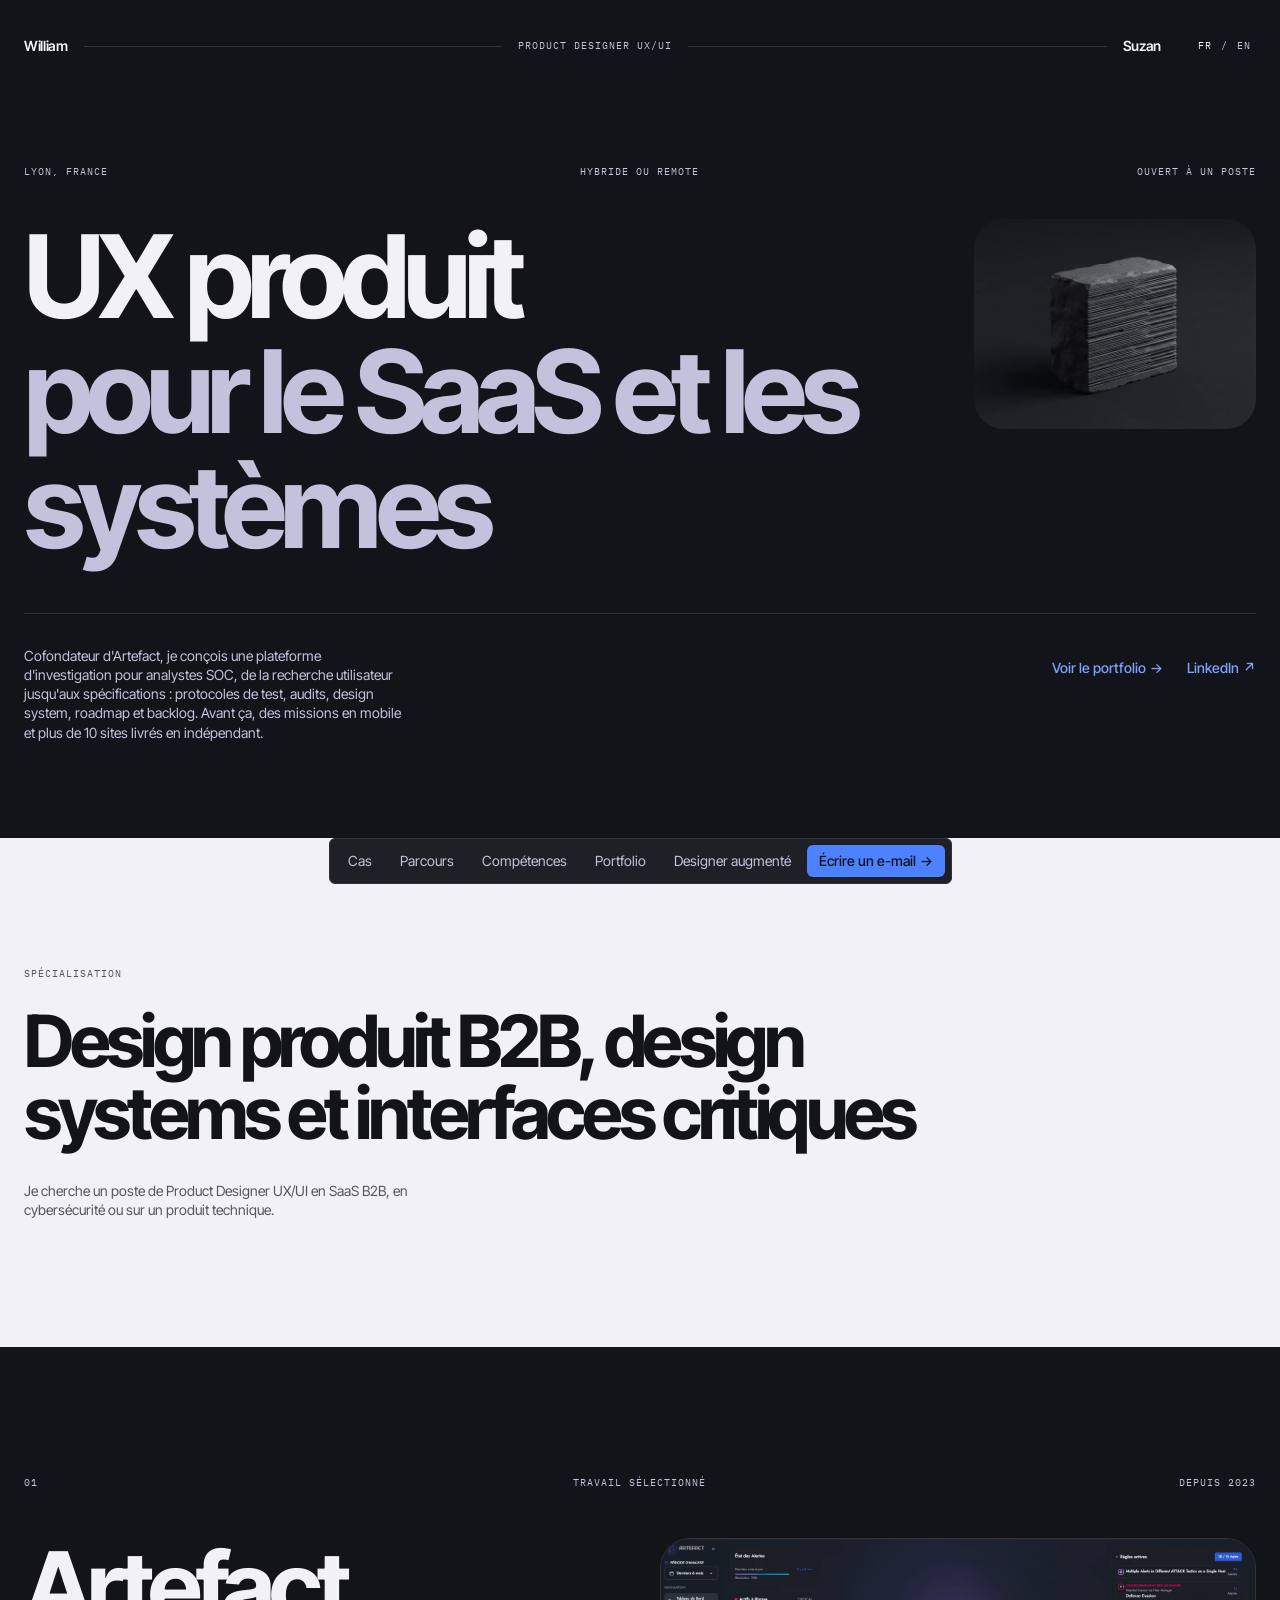
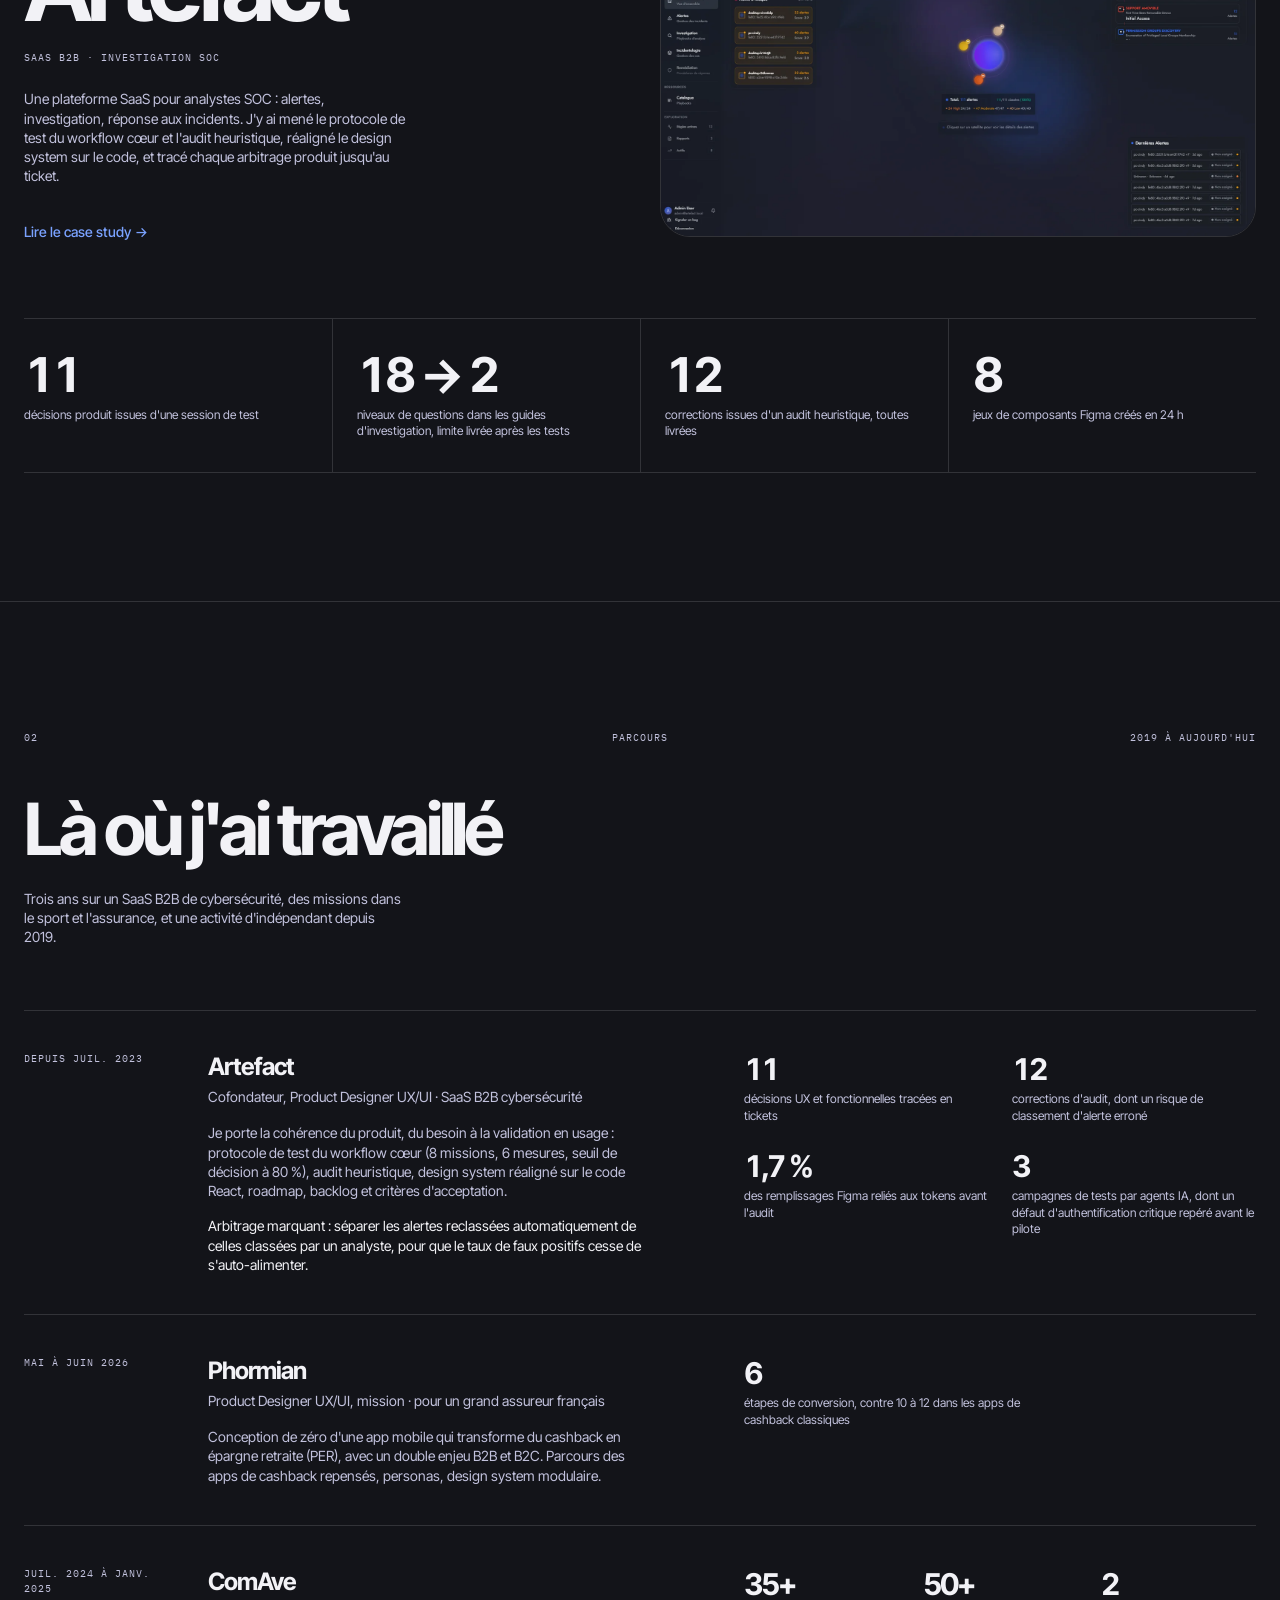
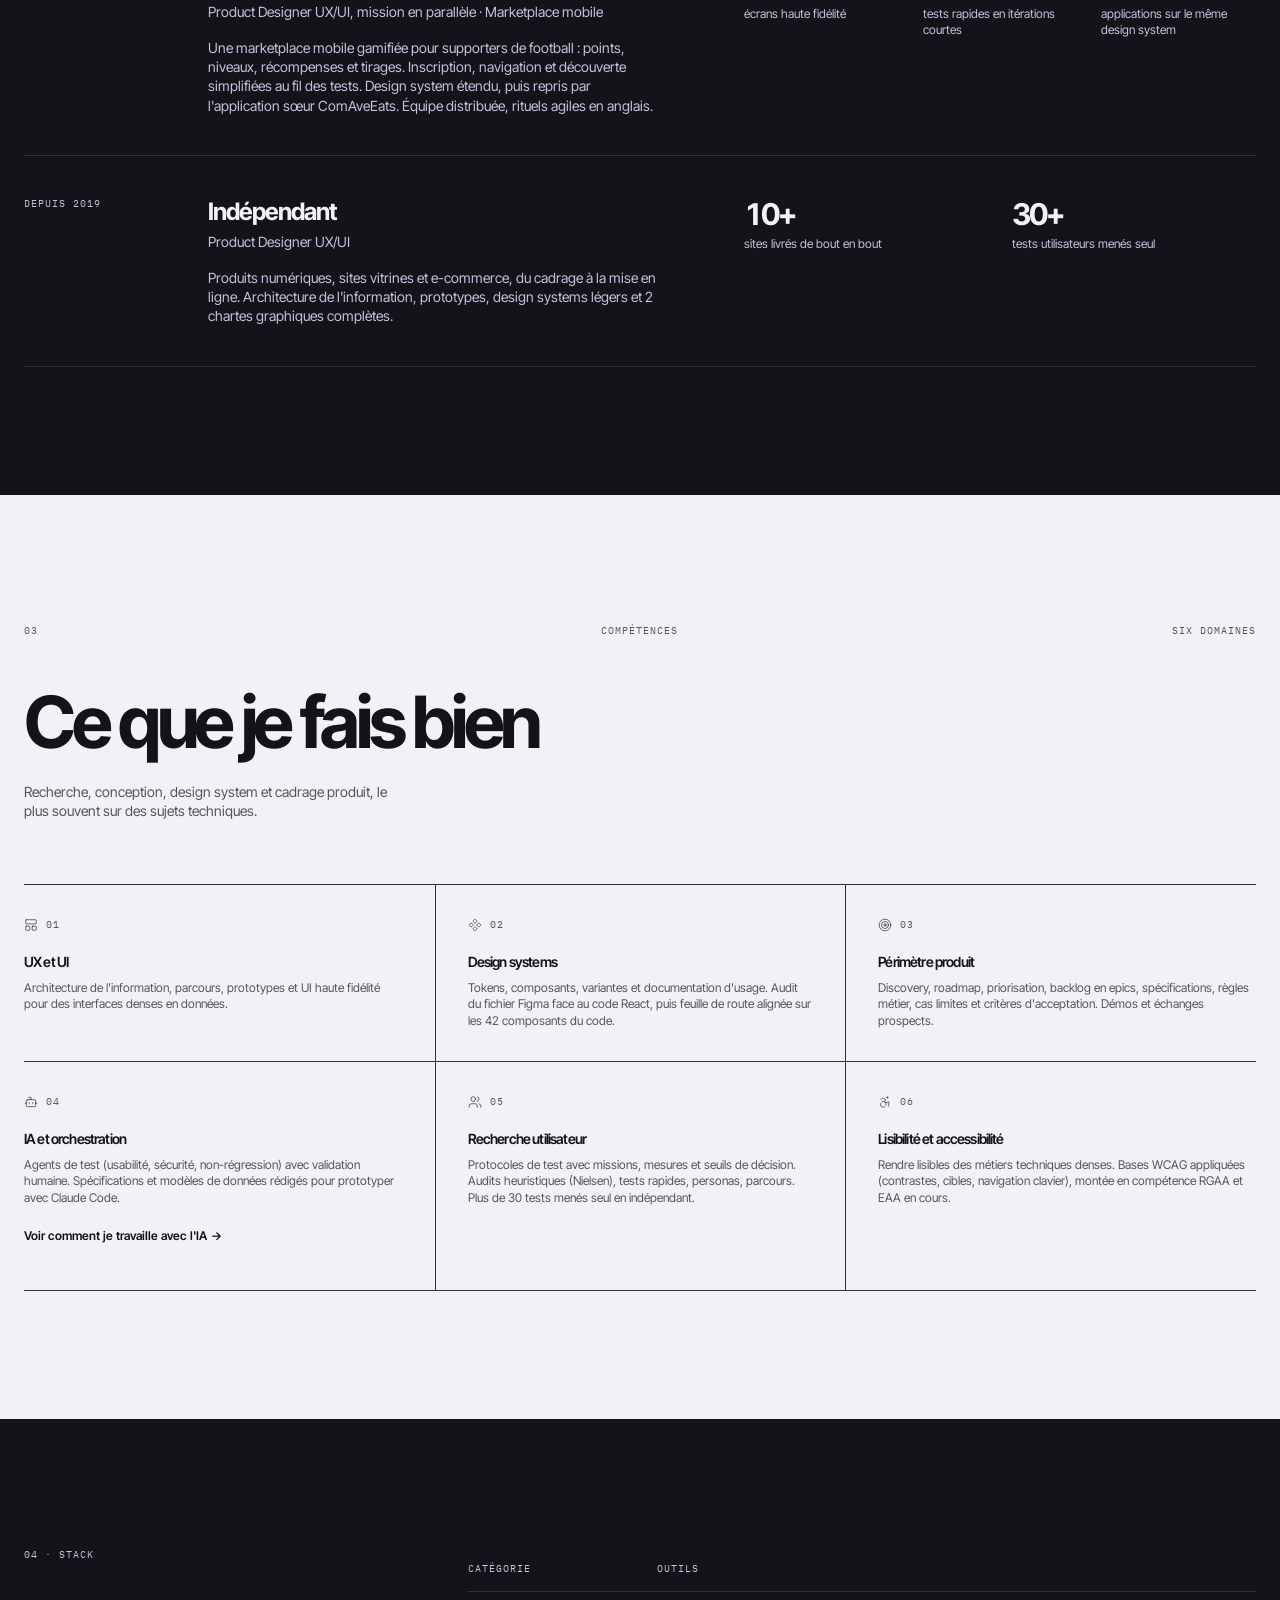
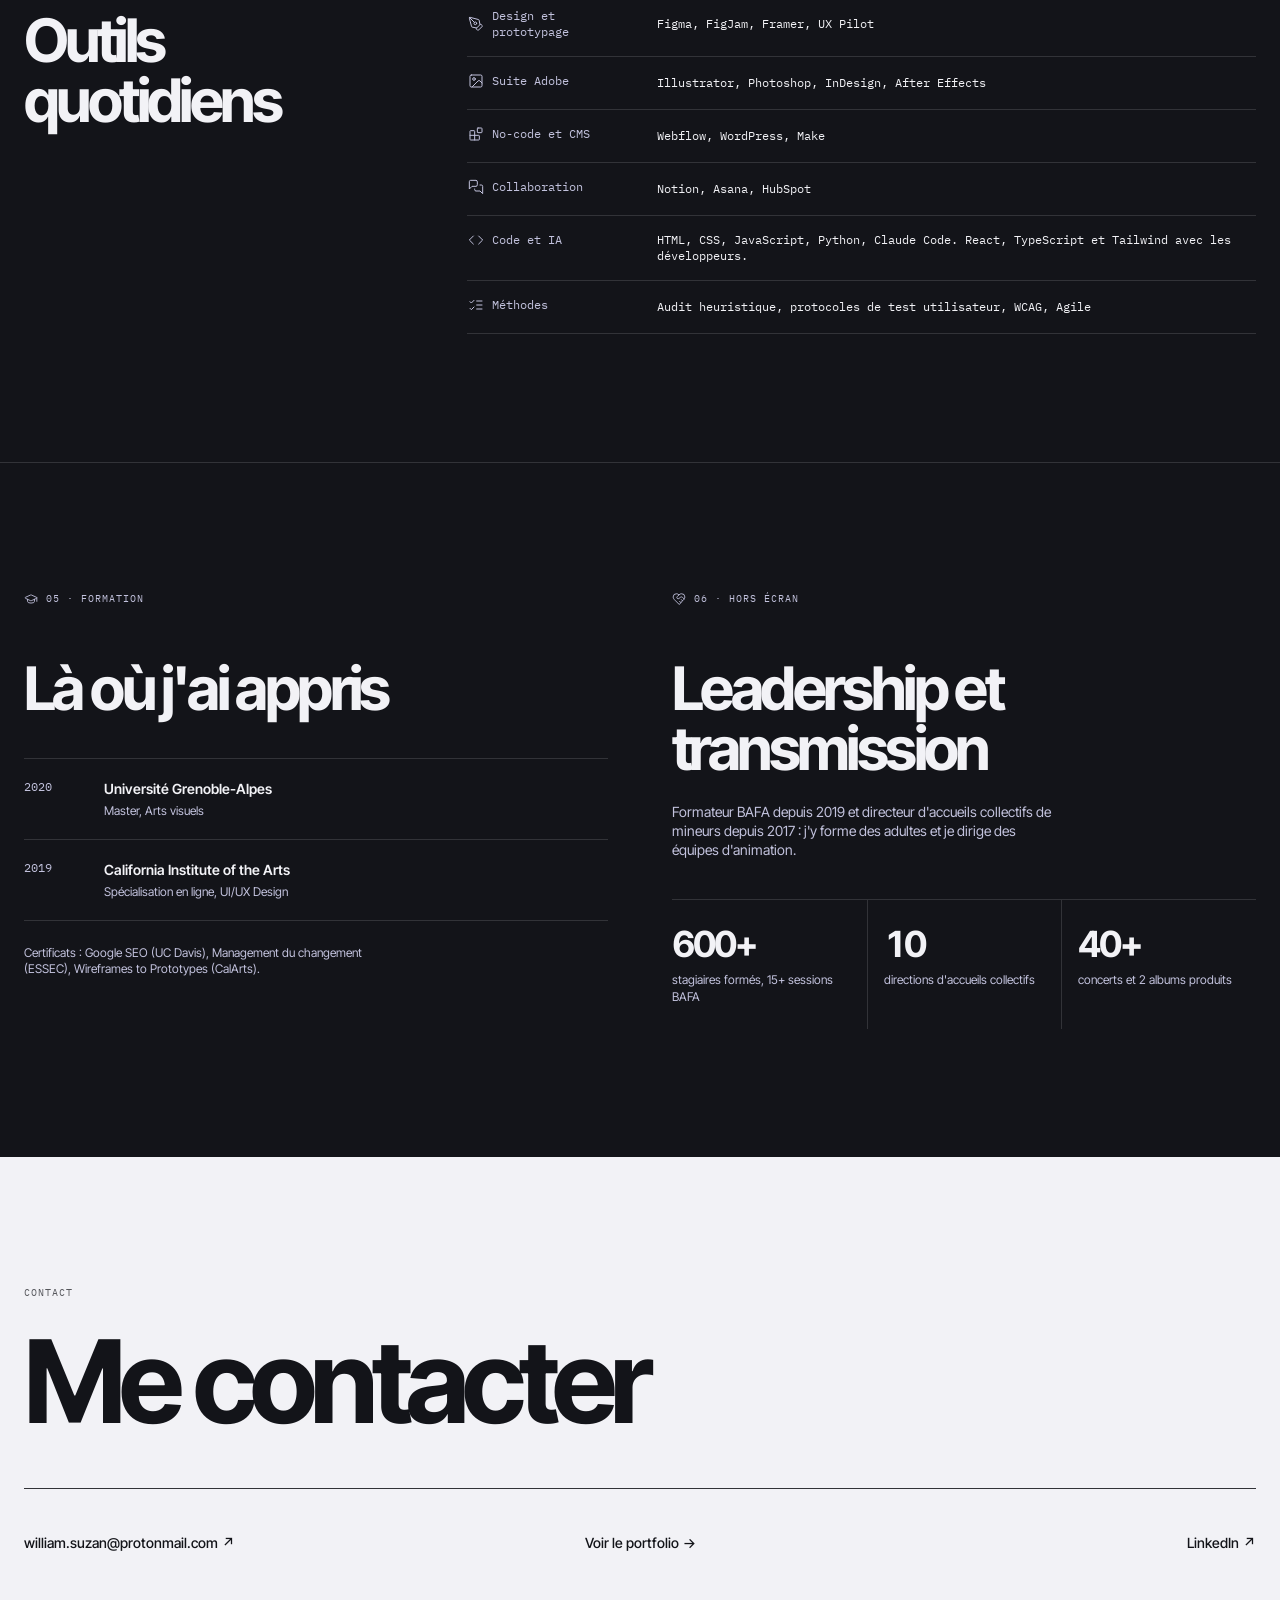
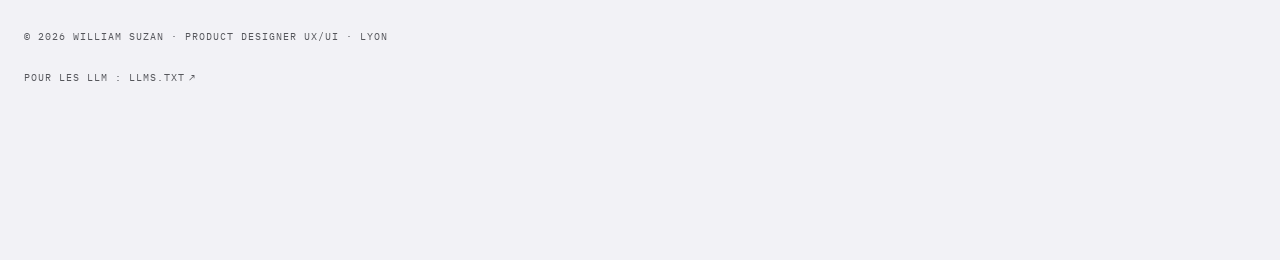
<file: index.html>
<!DOCTYPE html>
<html lang="fr"><head>
<meta charset="UTF-8">
<meta name="viewport" content="width=device-width, initial-scale=1.0">
<title>William Suzan · Product Designer UX/UI</title>
<meta name="description" content="Product Designer UX/UI en SaaS B2B et cybersécurité : protocoles de test, audits, design systems et cadrage produit.">
<meta name="theme-color" content="#131419">
<link rel="alternate" type="text/markdown" href="https://wllmszn.github.io/llms.txt" title="Résumé pour les LLM">
<link rel="canonical" href="https://wllmszn.github.io/">

<!-- Partage social -->
<meta property="og:type" content="profile">
<meta property="og:url" content="https://wllmszn.github.io/">
<meta property="og:title" content="William Suzan · Product Designer UX/UI">
<meta property="og:description" content="Product Designer UX/UI en SaaS B2B et cybersécurité : tests utilisateurs, audits, design systems et cadrage produit.">
<meta property="og:locale" content="fr_FR">
<meta property="og:image" content="https://wllmszn.github.io/assets/og-cover.jpg">
<meta property="og:image:width" content="1200">
<meta property="og:image:height" content="630">
<meta property="og:image:alt" content="Dashboard Artefact : alertes classées par criticité">
<meta name="twitter:card" content="summary_large_image">
<meta name="twitter:title" content="William Suzan · Product Designer UX/UI">
<meta name="twitter:description" content="Product Designer UX/UI en SaaS B2B et cybersécurité : tests utilisateurs, audits, design systems et cadrage produit.">
<meta name="twitter:image" content="https://wllmszn.github.io/assets/og-cover.jpg">

<link rel="icon" href="data:image/svg+xml,&lt;svg xmlns='http://www.w3.org/2000/svg' viewBox='0 0 100 100'&gt;&lt;rect width='100' height='100' rx='22' fill='%23131419'/&gt;&lt;text x='50' y='70' font-family='Georgia,serif' font-size='60' fill='%234C82FF' text-anchor='middle'&gt;W&lt;/text&gt;&lt;/svg&gt;">

<link rel="preconnect" href="https://fonts.googleapis.com">
<link rel="preconnect" href="https://fonts.gstatic.com" crossorigin="">
<link href="https://fonts.googleapis.com/css2?family=Inter+Tight:wght@400;500;600;700&amp;family=IBM+Plex+Mono:wght@400;500&amp;display=swap" rel="stylesheet">
<link rel="stylesheet" href="assets/site.css">
</head>
<body class="min-h-screen bg-base text-ink font-body antialiased" data-title-fr="William Suzan · Product Designer UX/UI" data-title-en="William Suzan · UX/UI Product Designer">
<a href="#main" class="sr-only focus:not-sr-only focus:absolute focus:left-4 focus:top-4 focus:z-50 rounded-ui bg-accent px-3 py-2 text-sm font-medium text-accent-ink" data-fr="Aller au contenu" data-en="Skip to content">Aller au contenu</a>

<header class="px-6 pt-6">
  <div class="mx-auto flex max-w-7xl items-center gap-4 font-display text-sm font-semibold tracking-tight">
    <a href="index.html" class="inline-flex min-h-11 shrink-0 items-center rounded-ui focus-visible:outline-none focus-visible:ring-2 focus-visible:ring-accent">William</a>
    <span class="h-px flex-1 bg-line" aria-hidden="true"></span>
    <span class="hidden shrink-0 font-mono text-[10px] font-normal uppercase tracking-widest text-muted sm:inline" data-fr="Product Designer UX/UI" data-en="UX/UI Product Designer">Product Designer UX/UI</span>
    <span class="hidden h-px flex-1 bg-line sm:block" aria-hidden="true"></span>
    <span class="shrink-0">Suzan</span>
    <div role="group" aria-label="Langue" data-en-aria-label="Language" class="ml-4 flex shrink-0 items-center gap-1 font-mono text-[10px] font-normal uppercase tracking-widest"><button type="button" id="lang-fr" aria-label="Français" aria-pressed="true" class="inline-flex min-h-11 min-w-6 items-center justify-center text-muted hover:text-ink aria-pressed:text-ink focus-visible:outline-none focus-visible:ring-2 focus-visible:ring-accent">FR</button><span class="text-muted" aria-hidden="true">/</span><button type="button" id="lang-en" aria-label="English" aria-pressed="false" class="inline-flex min-h-11 min-w-6 items-center justify-center text-muted hover:text-ink aria-pressed:text-ink focus-visible:outline-none focus-visible:ring-2 focus-visible:ring-accent">EN</button></div>
  </div>
</header>

<main id="main">
  <section class="overflow-hidden px-6 pb-24 pt-16 md:pt-24">
    <div class="mx-auto max-w-7xl">
      <div class="mb-10 grid grid-cols-3 font-mono text-[10px] uppercase tracking-widest text-muted">
        <p data-fr="Lyon, France" data-en="Lyon, France">Lyon, France</p>
        <p class="text-center" data-fr="Hybride ou remote" data-en="Hybrid or remote">Hybride ou remote</p>
        <p class="text-right" data-fr="Ouvert à un poste" data-en="Open to a role">Ouvert à un poste</p>
      </div>
      <div class="relative">
      <img src="assets/rendu-bloc-strie.webp" alt="" width="1200" height="896" class="absolute right-0 top-0 hidden h-auto w-[min(22vw,20rem)] rounded-card md:block">
      
      <h1 class="relative font-display text-5xl font-bold leading-none tracking-[-0.06em] sm:text-7xl md:text-[min(9vw,8rem)]" data-fr="&lt;span class=&quot;block&quot;&gt;UX produit&lt;/span&gt;
        &lt;span class=&quot;block text-muted&quot;&gt;pour le SaaS et les systèmes&lt;/span&gt;" data-en="&lt;span class=&quot;block&quot;&gt;Product UX&lt;/span&gt;
        &lt;span class=&quot;block text-muted&quot;&gt;for SaaS and systems&lt;/span&gt;">
        <span class="block">UX produit</span>
        <span class="block text-muted">pour le SaaS et les systèmes</span>
      </h1>
      </div>
      <div class="mt-12 grid gap-8 border-t border-line pt-8 md:grid-cols-[1fr_auto]">
        <p class="max-w-sm text-sm leading-snug text-muted" data-fr="Cofondateur d'Artefact, je conçois une plateforme d'investigation pour analystes SOC, de la recherche utilisateur jusqu'aux spécifications : protocoles de test, audits, design system, roadmap et backlog. Avant ça, des missions en mobile et plus de 10 sites livrés en indépendant." data-en="As co-founder of Artefact, I design an investigation platform for SOC analysts, from user research to specifications: test protocols, audits, design system, roadmap and backlog. Before that, mobile engagements and more than 10 websites shipped as a freelancer.">Cofondateur d'Artefact, je conçois une plateforme d'investigation pour analystes SOC, de la recherche utilisateur jusqu'aux spécifications : protocoles de test, audits, design system, roadmap et backlog. Avant ça, des missions en mobile et plus de 10 sites livrés en indépendant.</p>
        <div class="flex flex-wrap items-start gap-6 text-sm font-medium">
          <a href="portfolio.html" class="inline-flex min-h-11 items-center gap-1 rounded-ui text-accent focus-visible:outline-none focus-visible:ring-2 focus-visible:ring-accent" data-fr="Voir le portfolio &lt;span aria-hidden=&quot;true&quot;&gt;→&lt;/span&gt;" data-en="View portfolio &lt;span aria-hidden=&quot;true&quot;&gt;→&lt;/span&gt;">Voir le portfolio <span aria-hidden="true">→</span></a>
          <a href="https://www.linkedin.com/in/william-suzan/" class="inline-flex min-h-11 items-center gap-1 rounded-ui text-accent focus-visible:outline-none focus-visible:ring-2 focus-visible:ring-accent" data-fr="LinkedIn &lt;span aria-hidden=&quot;true&quot;&gt;↗&lt;/span&gt;" data-en="LinkedIn &lt;span aria-hidden=&quot;true&quot;&gt;↗&lt;/span&gt;">LinkedIn <span aria-hidden="true">↗</span></a>
        </div>
      </div>
    </div>
  </section>

  <section class="bg-paper px-6 py-24 text-inverse md:py-32">
    <div class="mx-auto max-w-7xl">
      <p class="mb-6 font-mono text-[10px] uppercase tracking-widest text-inverse/70" data-fr="Spécialisation" data-en="Specialization">Spécialisation</p>
      <h2 class="max-w-5xl font-display text-4xl font-bold leading-none tracking-[-0.06em] md:text-7xl" data-fr="Design produit B2B, design systems et interfaces critiques" data-en="B2B product design, design systems and critical interfaces">Design produit B2B, design systems et interfaces critiques</h2>
      <p class="mt-8 max-w-sm text-sm leading-snug text-inverse/70" data-fr="Je cherche un poste de Product Designer UX/UI en SaaS B2B, en cybersécurité ou sur un produit technique." data-en="I'm looking for a UX/UI Product Designer role in B2B SaaS, cybersecurity or on a technical product.">Je cherche un poste de Product Designer UX/UI en SaaS B2B, en cybersécurité ou sur un produit technique.</p>
    </div>
  </section>

  <section id="cas" class="px-6 py-24 md:py-32" aria-labelledby="cas-titre">
    <div class="mx-auto max-w-7xl">
      <div class="mb-12 grid grid-cols-3 font-mono text-[10px] uppercase tracking-widest text-muted">
        <p>01</p><p class="text-center" data-fr="Travail sélectionné" data-en="Selected work">Travail sélectionné</p><p class="text-right" data-fr="Depuis 2023" data-en="Since 2023">Depuis 2023</p>
      </div>
      <div class="grid gap-10 md:grid-cols-[1fr_1fr]">
        <div>
          <h2 id="cas-titre" class="font-display text-5xl font-bold leading-none tracking-[-0.06em] md:text-8xl">Artefact</h2>
          <p class="mt-4 font-mono text-[10px] uppercase tracking-widest text-muted" data-fr="SaaS B2B · Investigation SOC" data-en="B2B SaaS · SOC investigation">SaaS B2B · Investigation SOC</p>
          <p class="mt-6 max-w-sm text-sm leading-snug text-muted" data-fr="Une plateforme SaaS pour analystes SOC : alertes, investigation, réponse aux incidents. J'y ai mené le protocole de test du workflow cœur et l'audit heuristique, réaligné le design system sur le code, et tracé chaque arbitrage produit jusqu'au ticket." data-en="A SaaS platform for SOC analysts: alerts, investigation, incident response. I ran the core-workflow test protocol and the heuristic audit, realigned the design system with the code, and traced every product trade-off down to its ticket.">Une plateforme SaaS pour analystes SOC : alertes, investigation, réponse aux incidents. J'y ai mené le protocole de test du workflow cœur et l'audit heuristique, réaligné le design system sur le code, et tracé chaque arbitrage produit jusqu'au ticket.</p>
          <a href="artefact.html" class="mt-6 inline-flex min-h-11 items-center gap-1 rounded-ui text-sm font-medium text-accent focus-visible:outline-none focus-visible:ring-2 focus-visible:ring-accent" data-fr="Lire le case study &lt;span aria-hidden=&quot;true&quot;&gt;→&lt;/span&gt;" data-en="Read the case study &lt;span aria-hidden=&quot;true&quot;&gt;→&lt;/span&gt;">Lire le case study <span aria-hidden="true">→</span></a>
        </div>
        <img src="assets/artefact-overview.webp" alt="Vue d'ensemble d'Artefact : la liste des alertes et le panneau de détail d'une investigation" width="1600" height="800" loading="lazy" class="w-full rounded-card border border-line h-auto" data-en-alt="Artefact overview: the alert list and an investigation's detail panel">
      </div>
      <div class="mt-16 grid grid-cols-2 border-y border-line md:grid-cols-4">
        <div class="border-line py-8 pr-6"><p class="whitespace-nowrap font-display text-4xl font-bold tracking-[-0.06em] tabular-nums md:text-5xl">11</p><p class="mt-2 text-xs leading-snug text-muted" data-fr="décisions produit issues d'une session de test" data-en="product decisions from one test session">décisions produit issues d'une session de test</p></div>
        <div class="border-l border-line py-8 pl-6 pr-6"><p class="whitespace-nowrap font-display text-4xl font-bold tracking-[-0.06em] tabular-nums md:text-5xl">18 → 2</p><p class="mt-2 text-xs leading-snug text-muted" data-fr="niveaux de questions dans les guides d'investigation, limite livrée après les tests" data-en="question levels in investigation guides, a cap shipped after testing">niveaux de questions dans les guides d'investigation, limite livrée après les tests</p></div>
        <div class="border-t border-line py-8 pr-6 md:border-l md:border-t-0 md:pl-6"><p class="whitespace-nowrap font-display text-4xl font-bold tracking-[-0.06em] tabular-nums md:text-5xl">12</p><p class="mt-2 text-xs leading-snug text-muted" data-fr="corrections issues d'un audit heuristique, toutes livrées" data-en="fixes from a heuristic audit, all shipped">corrections issues d'un audit heuristique, toutes livrées</p></div>
        <div class="border-l border-t border-line py-8 pl-6 md:border-t-0"><p class="whitespace-nowrap font-display text-4xl font-bold tracking-[-0.06em] tabular-nums md:text-5xl">8</p><p class="mt-2 text-xs leading-snug text-muted" data-fr="jeux de composants Figma créés en 24 h" data-en="Figma component sets built in 24 h">jeux de composants Figma créés en 24 h</p></div>
      </div>
    </div>
  </section>

  <section id="parcours" class="border-t border-line px-6 py-24 md:py-32" aria-labelledby="parcours-titre">
    <div class="mx-auto max-w-7xl">
      <div class="mb-12 grid grid-cols-3 font-mono text-[10px] uppercase tracking-widest text-muted">
        <p>02</p><p class="text-center" data-fr="Parcours" data-en="Experience">Parcours</p><p class="text-right" data-fr="2019 à aujourd'hui" data-en="2019 to today">2019 à aujourd'hui</p>
      </div>
      <h2 id="parcours-titre" class="max-w-4xl font-display text-4xl font-bold leading-none tracking-[-0.06em] md:text-7xl" data-fr="Là où j'ai travaillé" data-en="Where I've worked">Là où j'ai travaillé</h2>
      <p class="mt-6 max-w-sm text-sm leading-snug text-muted" data-fr="Trois ans sur un SaaS B2B de cybersécurité, des missions dans le sport et l'assurance, et une activité d'indépendant depuis 2019." data-en="Three years on a B2B cybersecurity SaaS, engagements in sports and insurance, and independent work since 2019.">Trois ans sur un SaaS B2B de cybersécurité, des missions dans le sport et l'assurance, et une activité d'indépendant depuis 2019.</p>

      <ol class="mt-16 border-t border-line">
        <li class="grid gap-6 border-b border-line py-10 md:grid-cols-[10rem_1fr_1fr]">
          <p class="font-mono text-[10px] uppercase tracking-widest text-muted" data-fr="Depuis juil. 2023" data-en="Since Jul 2023">Depuis juil. 2023</p>
          <div>
            <h3 class="font-display text-2xl font-bold tracking-[-0.04em]">Artefact</h3>
            <p class="mt-1 text-sm text-muted" data-fr="Cofondateur, Product Designer UX/UI · SaaS B2B cybersécurité" data-en="Co-founder, UX/UI Product Designer · B2B cybersecurity SaaS">Cofondateur, Product Designer UX/UI · SaaS B2B cybersécurité</p>
            <p class="mt-4 max-w-md text-sm leading-snug text-muted" data-fr="Je porte la cohérence du produit, du besoin à la validation en usage : protocole de test du workflow cœur (8 missions, 6 mesures, seuil de décision à 80 %), audit heuristique, design system réaligné sur le code React, roadmap, backlog et critères d'acceptation." data-en="I own product consistency, from the need to validation in use: core-workflow test protocol (8 tasks, 6 measures, an 80% decision threshold), heuristic audit, design system realigned with the React code, roadmap, backlog and acceptance criteria.">Je porte la cohérence du produit, du besoin à la validation en usage : protocole de test du workflow cœur (8 missions, 6 mesures, seuil de décision à 80 %), audit heuristique, design system réaligné sur le code React, roadmap, backlog et critères d'acceptation.</p>
            <p class="mt-4 max-w-md text-sm leading-snug text-ink" data-fr="Arbitrage marquant : séparer les alertes reclassées automatiquement de celles classées par un analyste, pour que le taux de faux positifs cesse de s'auto-alimenter." data-en="Key trade-off: separating automatically reclassified alerts from those an analyst classified, so the false-positive rate stops feeding itself.">Arbitrage marquant : séparer les alertes reclassées automatiquement de celles classées par un analyste, pour que le taux de faux positifs cesse de s'auto-alimenter.</p>
          </div>
          <dl class="grid grid-cols-2 gap-x-6 gap-y-6 self-start">
            <div><dt class="sr-only" data-fr="Décisions tracées" data-en="Decisions traced">Décisions tracées</dt><dd class="font-display text-3xl font-bold tracking-[-0.06em] tabular-nums">11</dd><dd class="mt-1 text-xs leading-snug text-muted" data-fr="décisions UX et fonctionnelles tracées en tickets" data-en="UX and functional decisions traced to tickets">décisions UX et fonctionnelles tracées en tickets</dd></div>
            <div><dt class="sr-only" data-fr="Corrections d'audit" data-en="Audit fixes">Corrections d'audit</dt><dd class="font-display text-3xl font-bold tracking-[-0.06em] tabular-nums">12</dd><dd class="mt-1 text-xs leading-snug text-muted" data-fr="corrections d'audit, dont un risque de classement d'alerte erroné" data-en="audit fixes, including a risk of closing an alert by mistake">corrections d'audit, dont un risque de classement d'alerte erroné</dd></div>
            <div><dt class="sr-only" data-fr="Remplissages reliés" data-en="Linked fills">Remplissages reliés</dt><dd class="font-display text-3xl font-bold tracking-[-0.06em] tabular-nums">1,7 %</dd><dd class="mt-1 text-xs leading-snug text-muted" data-fr="des remplissages Figma reliés aux tokens avant l'audit" data-en="of Figma fills linked to tokens before the audit">des remplissages Figma reliés aux tokens avant l'audit</dd></div>
            <div><dt class="sr-only" data-fr="Campagnes d'agents" data-en="Agent campaigns">Campagnes d'agents</dt><dd class="font-display text-3xl font-bold tracking-[-0.06em] tabular-nums">3</dd><dd class="mt-1 text-xs leading-snug text-muted" data-fr="campagnes de tests par agents IA, dont un défaut d'authentification critique repéré avant le pilote" data-en="AI-agent test campaigns, one of which caught a critical authentication flaw before the pilot">campagnes de tests par agents IA, dont un défaut d'authentification critique repéré avant le pilote</dd></div>
          </dl>
        </li>
        <li class="grid gap-6 border-b border-line py-10 md:grid-cols-[10rem_1fr_1fr]">
          <p class="font-mono text-[10px] uppercase tracking-widest text-muted" data-fr="Mai à juin 2026" data-en="May to June 2026">Mai à juin 2026</p>
          <div>
            <h3 class="font-display text-2xl font-bold tracking-[-0.04em]">Phormian</h3>
            <p class="mt-1 text-sm text-muted" data-fr="Product Designer UX/UI, mission · pour un grand assureur français" data-en="UX/UI Product Designer, engagement · for a major French insurer">Product Designer UX/UI, mission · pour un grand assureur français</p>
            <p class="mt-4 max-w-md text-sm leading-snug text-muted" data-fr="Conception de zéro d'une app mobile qui transforme du cashback en épargne retraite (PER), avec un double enjeu B2B et B2C. Parcours des apps de cashback repensés, personas, design system modulaire." data-en="A mobile app designed from scratch that turns cashback into retirement savings (a French PER plan), with both B2B and B2C stakes. Cashback-app journeys rethought, personas, modular design system.">Conception de zéro d'une app mobile qui transforme du cashback en épargne retraite (PER), avec un double enjeu B2B et B2C. Parcours des apps de cashback repensés, personas, design system modulaire.</p>
          </div>
          <dl class="self-start">
            <div><dt class="sr-only" data-fr="Étapes de conversion" data-en="Conversion steps">Étapes de conversion</dt><dd class="font-display text-3xl font-bold tracking-[-0.06em] tabular-nums">6</dd><dd class="mt-1 max-w-xs text-xs leading-snug text-muted" data-fr="étapes de conversion, contre 10 à 12 dans les apps de cashback classiques" data-en="conversion steps, versus 10 to 12 in typical cashback apps">étapes de conversion, contre 10 à 12 dans les apps de cashback classiques</dd></div>
          </dl>
        </li>
        <li class="grid gap-6 border-b border-line py-10 md:grid-cols-[10rem_1fr_1fr]">
          <p class="font-mono text-[10px] uppercase tracking-widest text-muted" data-fr="Juil. 2024 à janv. 2025" data-en="Jul 2024 to Jan 2025">Juil. 2024 à janv. 2025</p>
          <div>
            <h3 class="font-display text-2xl font-bold tracking-[-0.04em]">ComAve</h3>
            <p class="mt-1 text-sm text-muted" data-fr="Product Designer UX/UI, mission en parallèle · Marketplace mobile" data-en="UX/UI Product Designer, parallel engagement · Mobile marketplace">Product Designer UX/UI, mission en parallèle · Marketplace mobile</p>
            <p class="mt-4 max-w-md text-sm leading-snug text-muted" data-fr="Une marketplace mobile gamifiée pour supporters de football : points, niveaux, récompenses et tirages. Inscription, navigation et découverte simplifiées au fil des tests. Design system étendu, puis repris par l'application sœur ComAveEats. Équipe distribuée, rituels agiles en anglais." data-en="A gamified mobile marketplace for football fans: points, levels, rewards and prize draws. Sign-up, navigation and discovery simplified test after test. Design system extended, then adopted by the sister app ComAveEats. Distributed team, agile rituals in English.">Une marketplace mobile gamifiée pour supporters de football : points, niveaux, récompenses et tirages. Inscription, navigation et découverte simplifiées au fil des tests. Design system étendu, puis repris par l'application sœur ComAveEats. Équipe distribuée, rituels agiles en anglais.</p>
          </div>
          <dl class="grid grid-cols-3 gap-6 self-start">
            <div><dt class="sr-only" data-fr="Écrans" data-en="Screens">Écrans</dt><dd class="font-display text-3xl font-bold tracking-[-0.06em] tabular-nums">35+</dd><dd class="mt-1 text-xs leading-snug text-muted" data-fr="écrans haute fidélité" data-en="high-fidelity screens">écrans haute fidélité</dd></div>
            <div><dt class="sr-only" data-fr="Tests" data-en="Tests">Tests</dt><dd class="font-display text-3xl font-bold tracking-[-0.06em] tabular-nums">50+</dd><dd class="mt-1 text-xs leading-snug text-muted" data-fr="tests rapides en itérations courtes" data-en="quick tests in short iterations">tests rapides en itérations courtes</dd></div>
            <div><dt class="sr-only" data-fr="Applications" data-en="Apps">Applications</dt><dd class="font-display text-3xl font-bold tracking-[-0.06em] tabular-nums">2</dd><dd class="mt-1 text-xs leading-snug text-muted" data-fr="applications sur le même design system" data-en="apps on the same design system">applications sur le même design system</dd></div>
          </dl>
        </li>
        <li class="grid gap-6 border-b border-line py-10 md:grid-cols-[10rem_1fr_1fr]">
          <p class="font-mono text-[10px] uppercase tracking-widest text-muted" data-fr="Depuis 2019" data-en="Since 2019">Depuis 2019</p>
          <div>
            <h3 class="font-display text-2xl font-bold tracking-[-0.04em]" data-fr="Indépendant" data-en="Independent">Indépendant</h3>
            <p class="mt-1 text-sm text-muted" data-fr="Product Designer UX/UI" data-en="UX/UI Product Designer">Product Designer UX/UI</p>
            <p class="mt-4 max-w-md text-sm leading-snug text-muted" data-fr="Produits numériques, sites vitrines et e-commerce, du cadrage à la mise en ligne. Architecture de l'information, prototypes, design systems légers et 2 chartes graphiques complètes." data-en="Digital products, marketing and e-commerce sites, from scoping to launch. Information architecture, prototypes, lightweight design systems and 2 full brand identities.">Produits numériques, sites vitrines et e-commerce, du cadrage à la mise en ligne. Architecture de l'information, prototypes, design systems légers et 2 chartes graphiques complètes.</p>
          </div>
          <dl class="grid grid-cols-2 gap-6 self-start">
            <div><dt class="sr-only" data-fr="Sites livrés" data-en="Sites shipped">Sites livrés</dt><dd class="font-display text-3xl font-bold tracking-[-0.06em] tabular-nums">10+</dd><dd class="mt-1 text-xs leading-snug text-muted" data-fr="sites livrés de bout en bout" data-en="sites shipped end to end">sites livrés de bout en bout</dd></div>
            <div><dt class="sr-only" data-fr="Tests utilisateurs" data-en="User tests">Tests utilisateurs</dt><dd class="font-display text-3xl font-bold tracking-[-0.06em] tabular-nums">30+</dd><dd class="mt-1 text-xs leading-snug text-muted" data-fr="tests utilisateurs menés seul" data-en="user tests run on my own">tests utilisateurs menés seul</dd></div>
          </dl>
        </li>
      </ol>
    </div>
  </section>

  <section id="competences" class="bg-paper px-6 py-24 text-inverse md:py-32" aria-labelledby="competences-titre">
    <div class="mx-auto max-w-7xl">
      <div class="mb-12 grid grid-cols-3 font-mono text-[10px] uppercase tracking-widest text-inverse/70">
        <p>03</p><p class="text-center" data-fr="Compétences" data-en="Skills">Compétences</p><p class="text-right" data-fr="Six domaines" data-en="Six areas">Six domaines</p>
      </div>
      <h2 id="competences-titre" class="font-display text-4xl font-bold leading-none tracking-[-0.06em] md:text-7xl" data-fr="Ce que je fais bien" data-en="What I do well">Ce que je fais bien</h2>
      <p class="mt-6 max-w-sm text-sm leading-snug text-inverse/70" data-fr="Recherche, conception, design system et cadrage produit, le plus souvent sur des sujets techniques." data-en="Research, design, design systems and product scoping, most often on technical subjects.">Recherche, conception, design system et cadrage produit, le plus souvent sur des sujets techniques.</p>
      <ul class="mt-16 grid border-t border-line md:grid-cols-3">
        <li class="border-b border-line py-8 md:pr-8"><p class="font-mono text-[10px] uppercase tracking-widest text-inverse/70"><span class="inline-flex items-center gap-2"><svg class="size-3.5 shrink-0" aria-hidden="true" focusable="false" xmlns="http://www.w3.org/2000/svg" viewBox="0 0 24 24" fill="none" stroke="currentColor" stroke-width="1.5" stroke-linecap="round" stroke-linejoin="round"> <rect width="18" height="7" x="3" y="3" rx="1"></rect> <rect width="7" height="7" x="3" y="14" rx="1"></rect> <rect width="7" height="7" x="14" y="14" rx="1"></rect> </svg><span>01</span></span></p><h3 class="mt-4 text-sm font-semibold" data-fr="UX et UI" data-en="UX and UI">UX et UI</h3><p class="mt-2 text-xs leading-snug text-inverse/70" data-fr="Architecture de l'information, parcours, prototypes et UI haute fidélité pour des interfaces denses en données." data-en="Information architecture, journeys, prototypes and high-fidelity UI for data-dense interfaces.">Architecture de l'information, parcours, prototypes et UI haute fidélité pour des interfaces denses en données.</p></li>
        <li class="border-b border-line py-8 md:border-l md:px-8"><p class="font-mono text-[10px] uppercase tracking-widest text-inverse/70"><span class="inline-flex items-center gap-2"><svg class="size-3.5 shrink-0" aria-hidden="true" focusable="false" xmlns="http://www.w3.org/2000/svg" viewBox="0 0 24 24" fill="none" stroke="currentColor" stroke-width="1.5" stroke-linecap="round" stroke-linejoin="round"> <path d="M15.536 11.293a1 1 0 0 0 0 1.414l2.376 2.377a1 1 0 0 0 1.414 0l2.377-2.377a1 1 0 0 0 0-1.414l-2.377-2.377a1 1 0 0 0-1.414 0z"></path> <path d="M2.297 11.293a1 1 0 0 0 0 1.414l2.377 2.377a1 1 0 0 0 1.414 0l2.377-2.377a1 1 0 0 0 0-1.414L6.088 8.916a1 1 0 0 0-1.414 0z"></path> <path d="M8.916 17.912a1 1 0 0 0 0 1.415l2.377 2.376a1 1 0 0 0 1.414 0l2.377-2.376a1 1 0 0 0 0-1.415l-2.377-2.376a1 1 0 0 0-1.414 0z"></path> <path d="M8.916 4.674a1 1 0 0 0 0 1.414l2.377 2.376a1 1 0 0 0 1.414 0l2.377-2.376a1 1 0 0 0 0-1.414l-2.377-2.377a1 1 0 0 0-1.414 0z"></path> </svg><span>02</span></span></p><h3 class="mt-4 text-sm font-semibold" data-fr="Design systems" data-en="Design systems">Design systems</h3><p class="mt-2 text-xs leading-snug text-inverse/70" data-fr="Tokens, composants, variantes et documentation d'usage. Audit du fichier Figma face au code React, puis feuille de route alignée sur les 42 composants du code." data-en="Tokens, components, variants and usage documentation. Audit of the Figma file against the React code, then a roadmap aligned with the code's 42 components.">Tokens, composants, variantes et documentation d'usage. Audit du fichier Figma face au code React, puis feuille de route alignée sur les 42 composants du code.</p></li>
        <li class="border-b border-line py-8 md:border-l md:pl-8"><p class="font-mono text-[10px] uppercase tracking-widest text-inverse/70"><span class="inline-flex items-center gap-2"><svg class="size-3.5 shrink-0" aria-hidden="true" focusable="false" xmlns="http://www.w3.org/2000/svg" viewBox="0 0 24 24" fill="none" stroke="currentColor" stroke-width="1.5" stroke-linecap="round" stroke-linejoin="round"> <circle cx="12" cy="12" r="10"></circle> <circle cx="12" cy="12" r="6"></circle> <circle cx="12" cy="12" r="2"></circle> </svg><span>03</span></span></p><h3 class="mt-4 text-sm font-semibold" data-fr="Périmètre produit" data-en="Product scope">Périmètre produit</h3><p class="mt-2 text-xs leading-snug text-inverse/70" data-fr="Discovery, roadmap, priorisation, backlog en epics, spécifications, règles métier, cas limites et critères d'acceptation. Démos et échanges prospects." data-en="Discovery, roadmap, prioritisation, epic backlog, specifications, business rules, edge cases and acceptance criteria. Demos and prospect conversations.">Discovery, roadmap, priorisation, backlog en epics, spécifications, règles métier, cas limites et critères d'acceptation. Démos et échanges prospects.</p></li>
        <li class="border-b border-line py-8 md:pr-8"><p class="font-mono text-[10px] uppercase tracking-widest text-inverse/70"><span class="inline-flex items-center gap-2"><svg class="size-3.5 shrink-0" aria-hidden="true" focusable="false" xmlns="http://www.w3.org/2000/svg" viewBox="0 0 24 24" fill="none" stroke="currentColor" stroke-width="1.5" stroke-linecap="round" stroke-linejoin="round"> <path d="M12 8V4H8"></path> <rect width="16" height="12" x="4" y="8" rx="2"></rect> <path d="M2 14h2"></path> <path d="M20 14h2"></path> <path d="M15 13v2"></path> <path d="M9 13v2"></path> </svg><span>04</span></span></p><h3 class="mt-4 text-sm font-semibold" data-fr="IA et orchestration" data-en="AI &amp; orchestration">IA et orchestration</h3><p class="mt-2 text-xs leading-snug text-inverse/70" data-fr="Agents de test (usabilité, sécurité, non-régression) avec validation humaine. Spécifications et modèles de données rédigés pour prototyper avec Claude Code." data-en="Test agents (usability, security, regression) with human sign-off. Specifications and data models written to prototype with Claude Code.">Agents de test (usabilité, sécurité, non-régression) avec validation humaine. Spécifications et modèles de données rédigés pour prototyper avec Claude Code.</p><a href="designer-augmente.html" class="mt-2 inline-flex min-h-11 items-center gap-1 rounded-ui text-xs font-semibold focus-visible:outline-none focus-visible:ring-2 focus-visible:ring-inverse" data-fr="Voir comment je travaille avec l'IA &lt;span aria-hidden=&quot;true&quot;&gt;→&lt;/span&gt;" data-en="See how I work with AI &lt;span aria-hidden=&quot;true&quot;&gt;→&lt;/span&gt;">Voir comment je travaille avec l'IA <span aria-hidden="true">→</span></a></li>
        <li class="border-b border-line py-8 md:border-l md:px-8"><p class="font-mono text-[10px] uppercase tracking-widest text-inverse/70"><span class="inline-flex items-center gap-2"><svg class="size-3.5 shrink-0" aria-hidden="true" focusable="false" xmlns="http://www.w3.org/2000/svg" viewBox="0 0 24 24" fill="none" stroke="currentColor" stroke-width="1.5" stroke-linecap="round" stroke-linejoin="round"> <path d="M16 21v-2a4 4 0 0 0-4-4H6a4 4 0 0 0-4 4v2"></path> <circle cx="9" cy="7" r="4"></circle> <path d="M22 21v-2a4 4 0 0 0-3-3.87"></path> <path d="M16 3.13a4 4 0 0 1 0 7.75"></path> </svg><span>05</span></span></p><h3 class="mt-4 text-sm font-semibold" data-fr="Recherche utilisateur" data-en="User Research">Recherche utilisateur</h3><p class="mt-2 text-xs leading-snug text-inverse/70" data-fr="Protocoles de test avec missions, mesures et seuils de décision. Audits heuristiques (Nielsen), tests rapides, personas, parcours. Plus de 30 tests menés seul en indépendant." data-en="Test protocols with tasks, measures and decision thresholds. Heuristic audits (Nielsen), quick tests, personas, journeys. 30+ tests run solo as an independent.">Protocoles de test avec missions, mesures et seuils de décision. Audits heuristiques (Nielsen), tests rapides, personas, parcours. Plus de 30 tests menés seul en indépendant.</p></li>
        <li class="border-b border-line py-8 md:border-l md:pl-8"><p class="font-mono text-[10px] uppercase tracking-widest text-inverse/70"><span class="inline-flex items-center gap-2"><svg class="size-3.5 shrink-0" aria-hidden="true" focusable="false" xmlns="http://www.w3.org/2000/svg" viewBox="0 0 24 24" fill="none" stroke="currentColor" stroke-width="1.5" stroke-linecap="round" stroke-linejoin="round"> <circle cx="16" cy="4" r="1"></circle> <path d="m18 19 1-7-6 1"></path> <path d="m5 8 3-3 5.5 3-2.36 3.5"></path> <path d="M4.24 14.5a5 5 0 0 0 6.88 6"></path> <path d="M13.76 17.5a5 5 0 0 0-6.88-6"></path> </svg><span>06</span></span></p><h3 class="mt-4 text-sm font-semibold" data-fr="Lisibilité et accessibilité" data-en="Readability and accessibility">Lisibilité et accessibilité</h3><p class="mt-2 text-xs leading-snug text-inverse/70" data-fr="Rendre lisibles des métiers techniques denses. Bases WCAG appliquées (contrastes, cibles, navigation clavier), montée en compétence RGAA et EAA en cours." data-en="Making dense technical work readable. Applied WCAG basics (contrast, targets, keyboard navigation); currently building RGAA and EAA expertise.">Rendre lisibles des métiers techniques denses. Bases WCAG appliquées (contrastes, cibles, navigation clavier), montée en compétence RGAA et EAA en cours.</p></li>
      </ul>
    </div>
  </section>

  <section id="stack" class="px-6 py-24 md:py-32" aria-labelledby="stack-titre">
    <div class="mx-auto grid max-w-7xl gap-12 md:grid-cols-[1fr_2fr]">
      <div>
        <div class="mb-12 font-mono text-[10px] uppercase tracking-widest text-muted"><p data-fr="04 · Stack" data-en="04 · Stack">04 · Stack</p></div>
        <h2 id="stack-titre" class="font-display text-4xl font-bold leading-none tracking-[-0.06em] md:text-6xl" data-fr="Outils quotidiens" data-en="Everyday tools">Outils quotidiens</h2>
      </div>
      <table class="w-full self-end text-left text-sm">
        <caption class="sr-only" data-fr="Outils par catégorie" data-en="Tools by category">Outils par catégorie</caption>
        <thead><tr class="border-b border-line font-mono text-[10px] uppercase tracking-widest text-muted"><th scope="col" class="py-3 pr-6 font-normal" data-fr="Catégorie" data-en="Category">Catégorie</th><th scope="col" class="py-3 font-normal" data-fr="Outils" data-en="Tools">Outils</th></tr></thead>
        <tbody class="font-mono text-xs">
          <tr class="border-b border-line"><th scope="row" class="py-4 pr-6 align-top font-normal text-muted"><span class="inline-flex items-center gap-2"><svg class="size-4 shrink-0" aria-hidden="true" focusable="false" xmlns="http://www.w3.org/2000/svg" viewBox="0 0 24 24" fill="none" stroke="currentColor" stroke-width="1.5" stroke-linecap="round" stroke-linejoin="round"> <path d="M15.707 21.293a1 1 0 0 1-1.414 0l-1.586-1.586a1 1 0 0 1 0-1.414l5.586-5.586a1 1 0 0 1 1.414 0l1.586 1.586a1 1 0 0 1 0 1.414z"></path> <path d="m18 13-1.375-6.874a1 1 0 0 0-.746-.776L3.235 2.028a1 1 0 0 0-1.207 1.207L5.35 15.879a1 1 0 0 0 .776.746L13 18"></path> <path d="m2.3 2.3 7.286 7.286"></path> <circle cx="11" cy="11" r="2"></circle> </svg><span data-fr="Design et prototypage" data-en="Design and prototyping">Design et prototypage</span></span></th><td class="py-4" data-fr="Figma, FigJam, Framer, UX Pilot" data-en="Figma, FigJam, Framer, UX Pilot">Figma, FigJam, Framer, UX Pilot</td></tr>
          <tr class="border-b border-line"><th scope="row" class="py-4 pr-6 align-top font-normal text-muted"><span class="inline-flex items-center gap-2"><svg class="size-4 shrink-0" aria-hidden="true" focusable="false" xmlns="http://www.w3.org/2000/svg" viewBox="0 0 24 24" fill="none" stroke="currentColor" stroke-width="1.5" stroke-linecap="round" stroke-linejoin="round"> <rect width="18" height="18" x="3" y="3" rx="2" ry="2"></rect> <circle cx="9" cy="9" r="2"></circle> <path d="m21 15-3.086-3.086a2 2 0 0 0-2.828 0L6 21"></path> </svg><span data-fr="Suite Adobe" data-en="Adobe Suite">Suite Adobe</span></span></th><td class="py-4" data-fr="Illustrator, Photoshop, InDesign, After Effects" data-en="Illustrator, Photoshop, InDesign, After Effects">Illustrator, Photoshop, InDesign, After Effects</td></tr>
          <tr class="border-b border-line"><th scope="row" class="py-4 pr-6 align-top font-normal text-muted"><span class="inline-flex items-center gap-2"><svg class="size-4 shrink-0" aria-hidden="true" focusable="false" xmlns="http://www.w3.org/2000/svg" viewBox="0 0 24 24" fill="none" stroke="currentColor" stroke-width="1.5" stroke-linecap="round" stroke-linejoin="round"> <rect width="7" height="7" x="14" y="3" rx="1"></rect> <path d="M10 21V8a1 1 0 0 0-1-1H4a1 1 0 0 0-1 1v12a1 1 0 0 0 1 1h12a1 1 0 0 0 1-1v-5a1 1 0 0 0-1-1H3"></path> </svg><span data-fr="No-code et CMS" data-en="No-code and CMS">No-code et CMS</span></span></th><td class="py-4" data-fr="Webflow, WordPress, Make" data-en="Webflow, WordPress, Make">Webflow, WordPress, Make</td></tr>
          <tr class="border-b border-line"><th scope="row" class="py-4 pr-6 align-top font-normal text-muted"><span class="inline-flex items-center gap-2"><svg class="size-4 shrink-0" aria-hidden="true" focusable="false" xmlns="http://www.w3.org/2000/svg" viewBox="0 0 24 24" fill="none" stroke="currentColor" stroke-width="1.5" stroke-linecap="round" stroke-linejoin="round"> <path d="M14 9a2 2 0 0 1-2 2H6l-4 4V4a2 2 0 0 1 2-2h8a2 2 0 0 1 2 2z"></path> <path d="M18 9h2a2 2 0 0 1 2 2v11l-4-4h-6a2 2 0 0 1-2-2v-1"></path> </svg><span data-fr="Collaboration" data-en="Collaboration">Collaboration</span></span></th><td class="py-4" data-fr="Notion, Asana, HubSpot" data-en="Notion, Asana, HubSpot">Notion, Asana, HubSpot</td></tr>
          <tr class="border-b border-line"><th scope="row" class="py-4 pr-6 align-top font-normal text-muted"><span class="inline-flex items-center gap-2"><svg class="size-4 shrink-0" aria-hidden="true" focusable="false" xmlns="http://www.w3.org/2000/svg" viewBox="0 0 24 24" fill="none" stroke="currentColor" stroke-width="1.5" stroke-linecap="round" stroke-linejoin="round"> <polyline points="16 18 22 12 16 6"></polyline> <polyline points="8 6 2 12 8 18"></polyline> </svg><span data-fr="Code et IA" data-en="Code and AI">Code et IA</span></span></th><td class="py-4" data-fr="HTML, CSS, JavaScript, Python, Claude Code. React, TypeScript et Tailwind avec les développeurs." data-en="HTML, CSS, JavaScript, Python, Claude Code. React, TypeScript and Tailwind alongside developers.">HTML, CSS, JavaScript, Python, Claude Code. React, TypeScript et Tailwind avec les développeurs.</td></tr>
          <tr class="border-b border-line"><th scope="row" class="py-4 pr-6 align-top font-normal text-muted"><span class="inline-flex items-center gap-2"><svg class="size-4 shrink-0" aria-hidden="true" focusable="false" xmlns="http://www.w3.org/2000/svg" viewBox="0 0 24 24" fill="none" stroke="currentColor" stroke-width="1.5" stroke-linecap="round" stroke-linejoin="round"> <path d="m3 17 2 2 4-4"></path> <path d="m3 7 2 2 4-4"></path> <path d="M13 6h8"></path> <path d="M13 12h8"></path> <path d="M13 18h8"></path> </svg><span data-fr="Méthodes" data-en="Methods">Méthodes</span></span></th><td class="py-4" data-fr="Audit heuristique, protocoles de test utilisateur, WCAG, Agile" data-en="Heuristic audit, user test protocols, WCAG, Agile">Audit heuristique, protocoles de test utilisateur, WCAG, Agile</td></tr>
        </tbody>
      </table>
    </div>
  </section>

  <section id="formation" class="border-t border-line px-6 py-24 md:py-32" aria-labelledby="formation-titre">
    <div class="mx-auto grid max-w-7xl gap-16 md:grid-cols-2">
      <div>
        <p class="mb-12 font-mono text-[10px] uppercase tracking-widest text-muted"><span class="inline-flex items-center gap-2"><svg class="size-3.5 shrink-0" aria-hidden="true" focusable="false" xmlns="http://www.w3.org/2000/svg" viewBox="0 0 24 24" fill="none" stroke="currentColor" stroke-width="1.5" stroke-linecap="round" stroke-linejoin="round"> <path d="M21.42 10.922a1 1 0 0 0-.019-1.838L12.83 5.18a2 2 0 0 0-1.66 0L2.6 9.08a1 1 0 0 0 0 1.832l8.57 3.908a2 2 0 0 0 1.66 0z"></path> <path d="M22 10v6"></path> <path d="M6 12.5V16a6 3 0 0 0 12 0v-3.5"></path> </svg><span data-fr="05 · Formation" data-en="05 · Education">05 · Formation</span></span></p>
        <h2 id="formation-titre" class="font-display text-4xl font-bold leading-none tracking-[-0.06em] md:text-6xl" data-fr="Là où j'ai appris" data-en="Where I learned">Là où j'ai appris</h2>
        <ul class="mt-10 border-t border-line">
          <li class="grid grid-cols-[4rem_1fr] gap-4 border-b border-line py-5"><p class="font-mono text-xs text-muted tabular-nums">2020</p><div><p class="text-sm font-semibold" data-fr="Université Grenoble-Alpes" data-en="Université Grenoble-Alpes">Université Grenoble-Alpes</p><p class="mt-1 text-xs text-muted" data-fr="Master, Arts visuels" data-en="Master's, Visual Arts">Master, Arts visuels</p></div></li>
          <li class="grid grid-cols-[4rem_1fr] gap-4 border-b border-line py-5"><p class="font-mono text-xs text-muted tabular-nums">2019</p><div><p class="text-sm font-semibold" data-fr="California Institute of the Arts" data-en="California Institute of the Arts">California Institute of the Arts</p><p class="mt-1 text-xs text-muted" data-fr="Spécialisation en ligne, UI/UX Design" data-en="Online specialization, UI/UX Design">Spécialisation en ligne, UI/UX Design</p></div></li>
        </ul>
        <p class="mt-6 max-w-sm text-xs leading-snug text-muted" data-fr="Certificats : Google SEO (UC Davis), Management du changement (ESSEC), Wireframes to Prototypes (CalArts)." data-en="Certificates: Google SEO (UC Davis), Change Management (ESSEC), Wireframes to Prototypes (CalArts).">Certificats : Google SEO (UC Davis), Management du changement (ESSEC), Wireframes to Prototypes (CalArts).</p>
      </div>
      <div>
        <p class="mb-12 font-mono text-[10px] uppercase tracking-widest text-muted"><span class="inline-flex items-center gap-2"><svg class="size-3.5 shrink-0" aria-hidden="true" focusable="false" xmlns="http://www.w3.org/2000/svg" viewBox="0 0 24 24" fill="none" stroke="currentColor" stroke-width="1.5" stroke-linecap="round" stroke-linejoin="round"> <path d="M19 14c1.49-1.46 3-3.21 3-5.5A5.5 5.5 0 0 0 16.5 3c-1.76 0-3 .5-4.5 2-1.5-1.5-2.74-2-4.5-2A5.5 5.5 0 0 0 2 8.5c0 2.3 1.5 4.05 3 5.5l7 7Z"></path> <path d="M12 5 9.04 7.96a2.17 2.17 0 0 0 0 3.08c.82.82 2.13.85 3 .07l2.07-1.9a2.82 2.82 0 0 1 3.79 0l2.96 2.66"></path> <path d="m18 15-2-2"></path> <path d="m15 18-2-2"></path> </svg><span data-fr="06 · Hors écran" data-en="06 · Off-screen">06 · Hors écran</span></span></p>
        <h2 class="font-display text-4xl font-bold leading-none tracking-[-0.06em] md:text-6xl" data-fr="Leadership et transmission" data-en="Leadership and teaching">Leadership et transmission</h2>
        <p class="mt-6 max-w-sm text-sm leading-snug text-muted" data-fr="Formateur BAFA depuis 2019 et directeur d'accueils collectifs de mineurs depuis 2017 : j'y forme des adultes et je dirige des équipes d'animation." data-en="BAFA trainer since 2019 and director of youth holiday centres since 2017: I train adults and lead activity teams.">Formateur BAFA depuis 2019 et directeur d'accueils collectifs de mineurs depuis 2017 : j'y forme des adultes et je dirige des équipes d'animation.</p>
        <dl class="mt-10 grid grid-cols-3 border-t border-line">
          <div class="py-6 pr-4"><dt class="sr-only" data-fr="Stagiaires formés" data-en="Trainees mentored">Stagiaires formés</dt><dd class="font-display text-4xl font-bold tracking-[-0.06em] tabular-nums">600+</dd><dd class="mt-2 text-xs leading-snug text-muted" data-fr="stagiaires formés, 15+ sessions BAFA" data-en="trainees taught, 15+ BAFA sessions">stagiaires formés, 15+ sessions BAFA</dd></div>
          <div class="border-l border-line py-6 px-4"><dt class="sr-only" data-fr="Directions" data-en="Directorships">Directions</dt><dd class="font-display text-4xl font-bold tracking-[-0.06em] tabular-nums">10</dd><dd class="mt-2 text-xs leading-snug text-muted" data-fr="directions d'accueils collectifs" data-en="youth centres directed">directions d'accueils collectifs</dd></div>
          <div class="border-l border-line py-6 pl-4"><dt class="sr-only" data-fr="Concerts" data-en="Concerts">Concerts</dt><dd class="font-display text-4xl font-bold tracking-[-0.06em] tabular-nums">40+</dd><dd class="mt-2 text-xs leading-snug text-muted" data-fr="concerts et 2 albums produits" data-en="concerts and 2 albums produced">concerts et 2 albums produits</dd></div>
        </dl>
      </div>
    </div>
  </section>

  <section id="contact" class="bg-paper px-6 pb-40 pt-24 text-inverse md:pt-32" aria-labelledby="contact-titre">
    <div class="mx-auto max-w-7xl">
      <p class="mb-6 font-mono text-[10px] uppercase tracking-widest text-inverse/70" data-fr="Contact" data-en="Contact">Contact</p>
      <h2 id="contact-titre" class="font-display text-6xl font-bold leading-none tracking-[-0.06em] md:text-[9vw]" data-fr="Me contacter" data-en="Get in touch">Me contacter</h2>
      <div class="mt-12 grid gap-4 border-t border-line pt-8 text-sm font-medium md:grid-cols-3">
        <a href="mailto:william.suzan@protonmail.com" class="inline-flex min-h-11 items-center gap-1 break-all rounded-ui focus-visible:outline-none focus-visible:ring-2 focus-visible:ring-inverse" data-fr="william.suzan@protonmail.com &lt;span aria-hidden=&quot;true&quot;&gt;↗&lt;/span&gt;" data-en="william.suzan@protonmail.com &lt;span aria-hidden=&quot;true&quot;&gt;↗&lt;/span&gt;">william.suzan@protonmail.com <span aria-hidden="true">↗</span></a>
        <a href="portfolio.html" class="inline-flex min-h-11 items-center gap-1 rounded-ui focus-visible:outline-none focus-visible:ring-2 focus-visible:ring-inverse md:justify-center" data-fr="Voir le portfolio &lt;span aria-hidden=&quot;true&quot;&gt;→&lt;/span&gt;" data-en="View portfolio &lt;span aria-hidden=&quot;true&quot;&gt;→&lt;/span&gt;">Voir le portfolio <span aria-hidden="true">→</span></a>
        <a href="https://www.linkedin.com/in/william-suzan/" class="inline-flex min-h-11 items-center gap-1 rounded-ui focus-visible:outline-none focus-visible:ring-2 focus-visible:ring-inverse md:justify-end" data-fr="LinkedIn &lt;span aria-hidden=&quot;true&quot;&gt;↗&lt;/span&gt;" data-en="LinkedIn &lt;span aria-hidden=&quot;true&quot;&gt;↗&lt;/span&gt;">LinkedIn <span aria-hidden="true">↗</span></a>
      </div>
      <p class="mt-16 font-mono text-[10px] uppercase tracking-widest text-inverse/70" data-fr="© 2026 William Suzan · Product Designer UX/UI · Lyon" data-en="© 2026 William Suzan · UX/UI Product Designer · Lyon">© 2026 William Suzan · Product Designer UX/UI · Lyon</p>
      <p class="mt-3 font-mono text-[10px] uppercase tracking-widest text-inverse/70"><a href="llms.txt" class="inline-flex min-h-11 items-center gap-1 rounded-ui hover:underline focus-visible:outline-none focus-visible:ring-2 focus-visible:ring-accent" data-fr="Pour les LLM : llms.txt &lt;span aria-hidden=&quot;true&quot;&gt;↗&lt;/span&gt;" data-en="For LLMs: llms.txt &lt;span aria-hidden=&quot;true&quot;&gt;↗&lt;/span&gt;">Pour les LLM : llms.txt <span aria-hidden="true">↗</span></a></p>
    </div>
  </section>
</main>

<nav aria-label="Sections" class="fixed inset-x-0 bottom-4 z-40 flex justify-center px-4" data-en-aria-label="Sections">
  <div class="flex items-center gap-1 rounded-ui border border-line bg-surface p-1.5 text-sm">
    <a href="#cas" class="hidden rounded-ui px-3 py-1.5 text-muted hover:text-ink focus-visible:outline-none focus-visible:ring-2 focus-visible:ring-accent sm:block" data-fr="Cas" data-en="Cases">Cas</a>
    <a href="#parcours" class="hidden rounded-ui px-3 py-1.5 text-muted hover:text-ink focus-visible:outline-none focus-visible:ring-2 focus-visible:ring-accent sm:block" data-fr="Parcours" data-en="Experience">Parcours</a>
    <a href="#competences" class="hidden rounded-ui px-3 py-1.5 text-muted hover:text-ink focus-visible:outline-none focus-visible:ring-2 focus-visible:ring-accent sm:block" data-fr="Compétences" data-en="Skills">Compétences</a>
    <a href="portfolio.html" class="rounded-ui px-3 py-2.5 text-muted hover:text-ink focus-visible:outline-none focus-visible:ring-2 focus-visible:ring-accent sm:py-1.5" data-fr="Portfolio" data-en="Portfolio">Portfolio</a>
    <a href="designer-augmente.html" class="hidden rounded-ui px-3 py-1.5 text-muted hover:text-ink focus-visible:outline-none focus-visible:ring-2 focus-visible:ring-accent lg:block" data-fr="Designer augmenté" data-en="Augmented designer">Designer augmenté</a>
    <a href="mailto:william.suzan@protonmail.com" class="inline-flex items-center gap-1 rounded-ui bg-accent px-3 py-2.5 font-medium text-accent-ink focus-visible:outline-none focus-visible:ring-2 focus-visible:ring-ink sm:py-1.5" data-fr="Écrire un e-mail &lt;span aria-hidden=&quot;true&quot;&gt;→&lt;/span&gt;" data-en="Send an email &lt;span aria-hidden=&quot;true&quot;&gt;→&lt;/span&gt;">Écrire un e-mail <span aria-hidden="true">→</span></a>
  </div>
</nav>
<script>
(function() {
  const btnFR = document.getElementById('lang-fr');
  const btnEN = document.getElementById('lang-en');

  // Les valeurs françaises des attributs sont mémorisées au premier passage.
  document.querySelectorAll('[data-en-alt]').forEach(el => el.setAttribute('data-fr-alt', el.getAttribute('alt')));
  document.querySelectorAll('[data-en-aria-label]').forEach(el => el.setAttribute('data-fr-aria-label', el.getAttribute('aria-label')));

  function setLang(lang) {
    document.querySelectorAll('[data-fr]').forEach(el => {
      // Garde-fou : un élément qui contient lui-même un [data-fr] détruirait
      // son enfant en réécrivant innerHTML. On laisse l'enfant se traduire seul.
      if (el.querySelector('[data-fr]')) return;
      el.innerHTML = el.getAttribute('data-' + lang);
    });
    document.querySelectorAll('[data-en-alt]').forEach(el => el.setAttribute('alt', el.getAttribute('data-' + lang + '-alt')));
    document.querySelectorAll('[data-en-aria-label]').forEach(el => el.setAttribute('aria-label', el.getAttribute('data-' + lang + '-aria-label')));
    document.title = document.body.getAttribute('data-title-' + lang);
    document.documentElement.lang = lang;
    // L'état actif est porté par aria-pressed, pas par la couleur seule (WCAG 1.4.1).
    btnFR.setAttribute('aria-pressed', String(lang === 'fr'));
    btnEN.setAttribute('aria-pressed', String(lang === 'en'));
    try { localStorage.setItem('ws-lang', lang); } catch (e) {}
  }

  btnFR.addEventListener('click', () => setLang('fr'));
  btnEN.addEventListener('click', () => setLang('en'));

  try {
    const saved = localStorage.getItem('ws-lang');
    if (saved === 'en' || saved === 'fr') setLang(saved);
  } catch (e) {}
})();
</script>


</body></html>
</file>
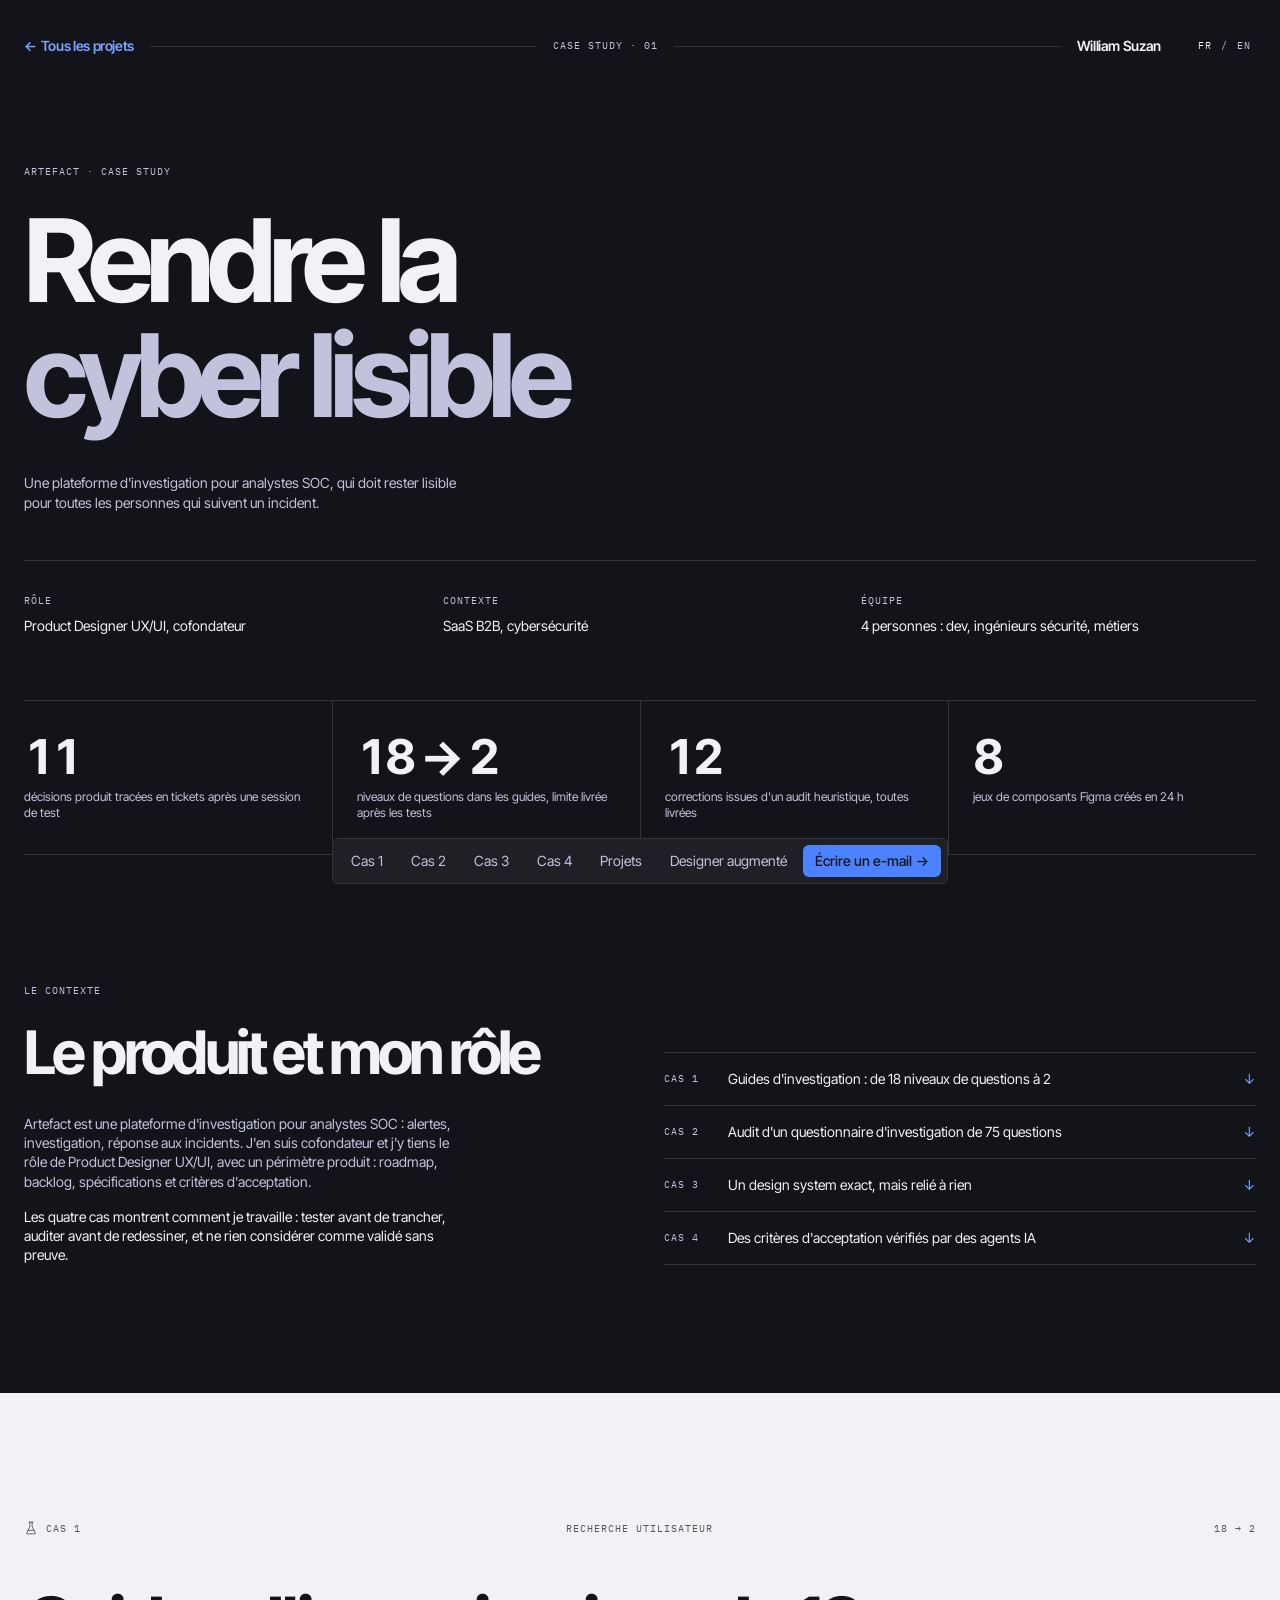
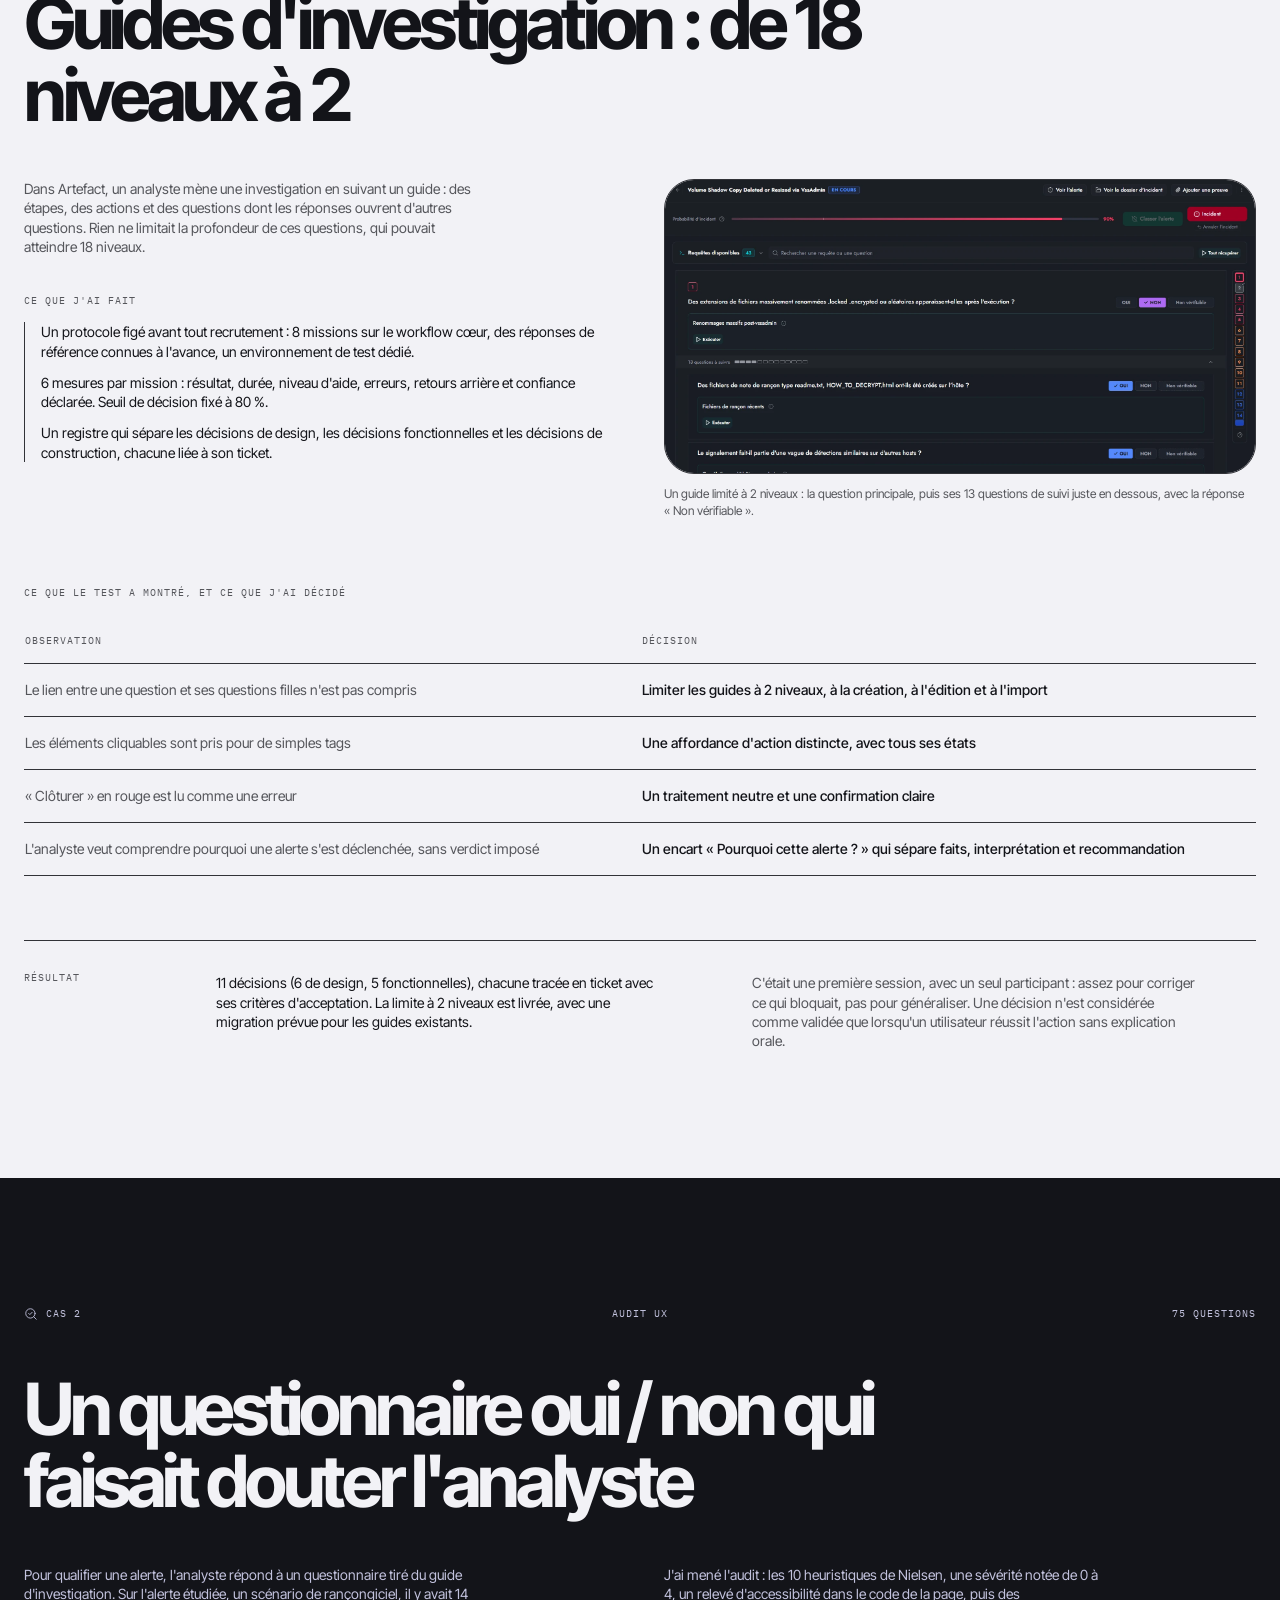
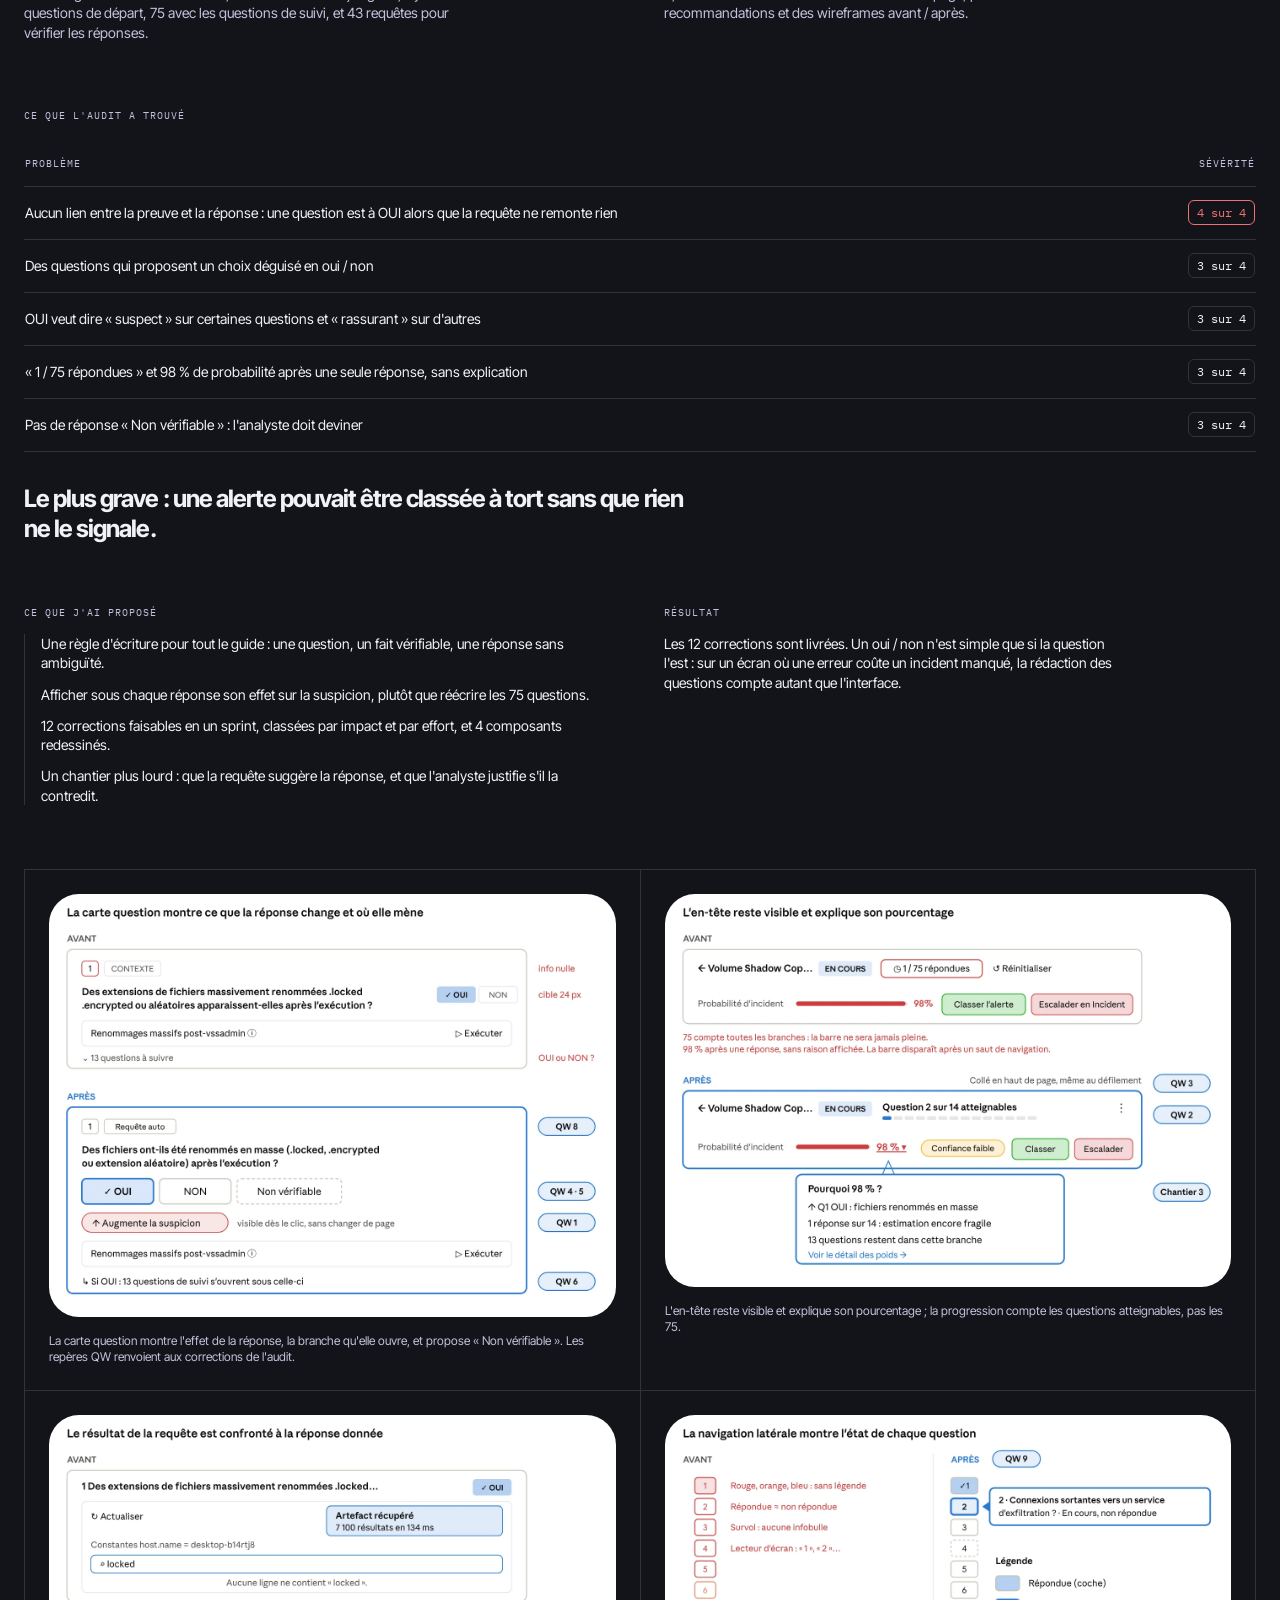
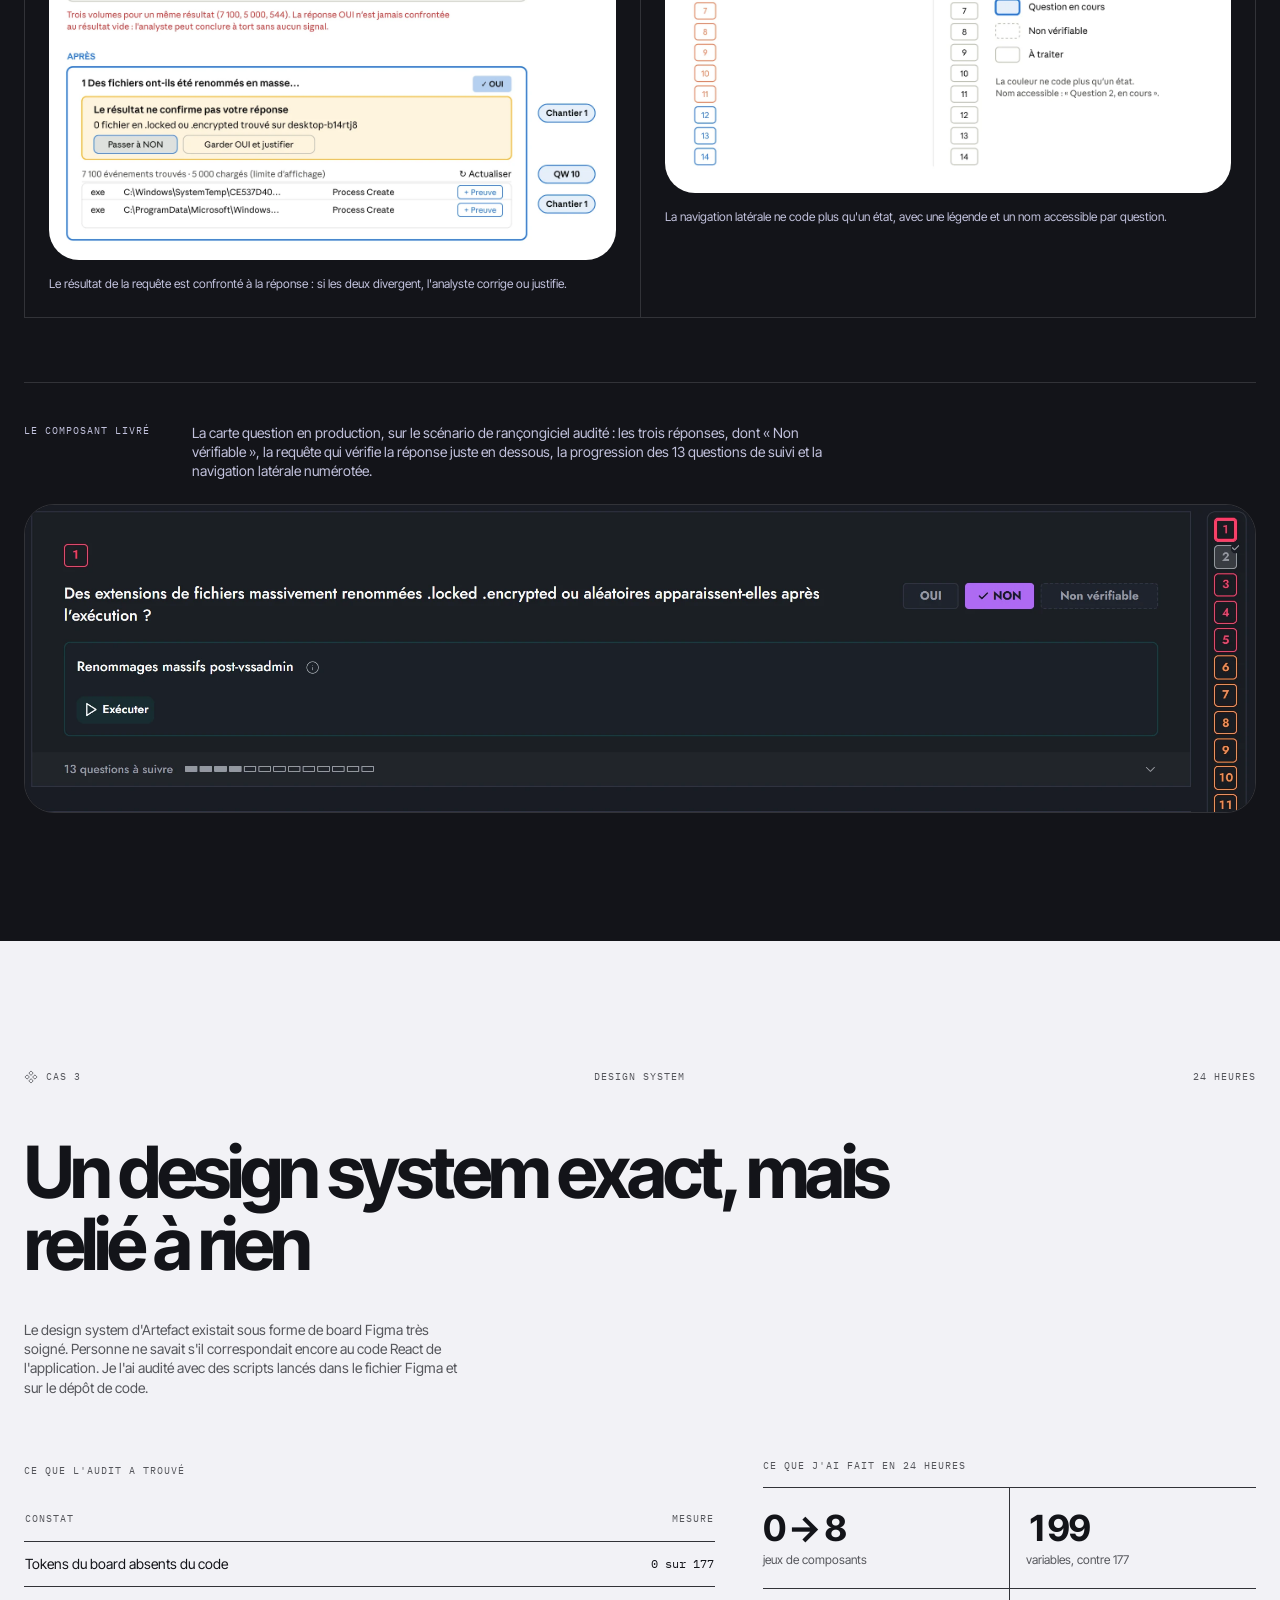
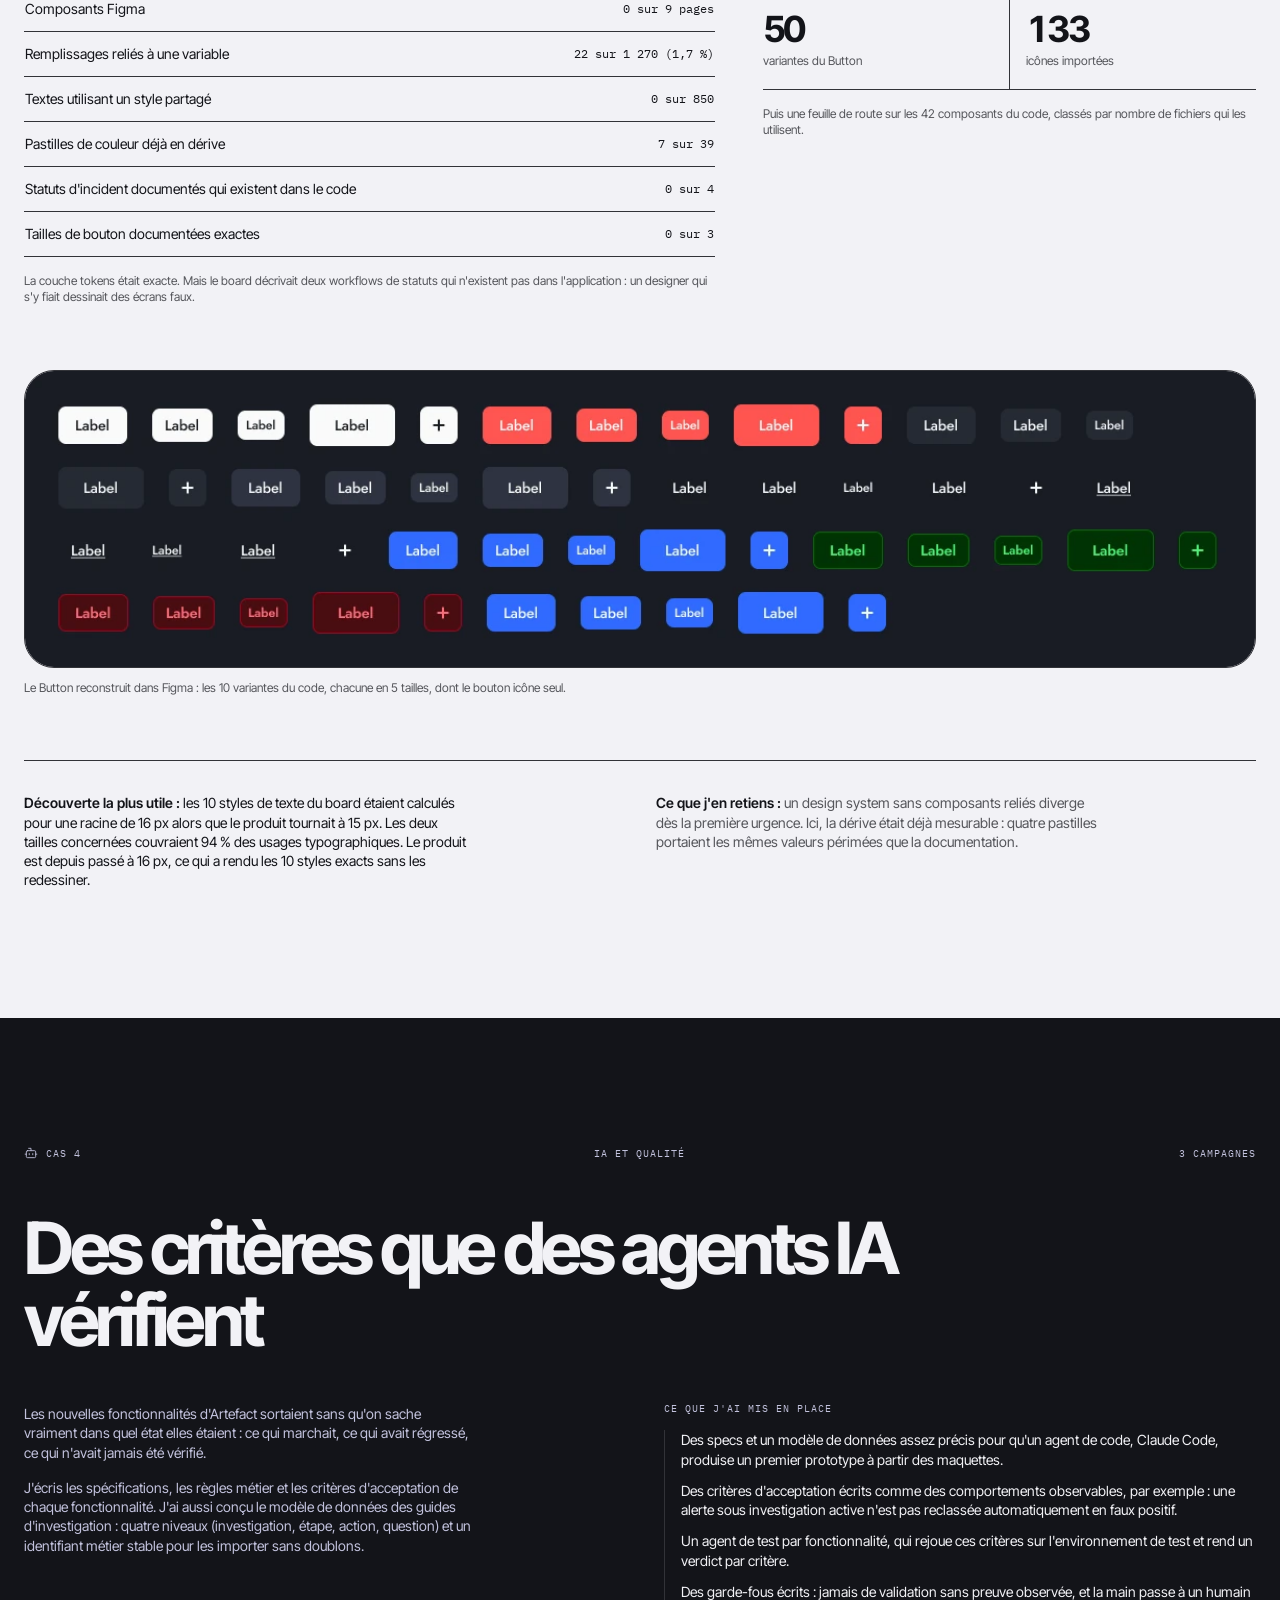
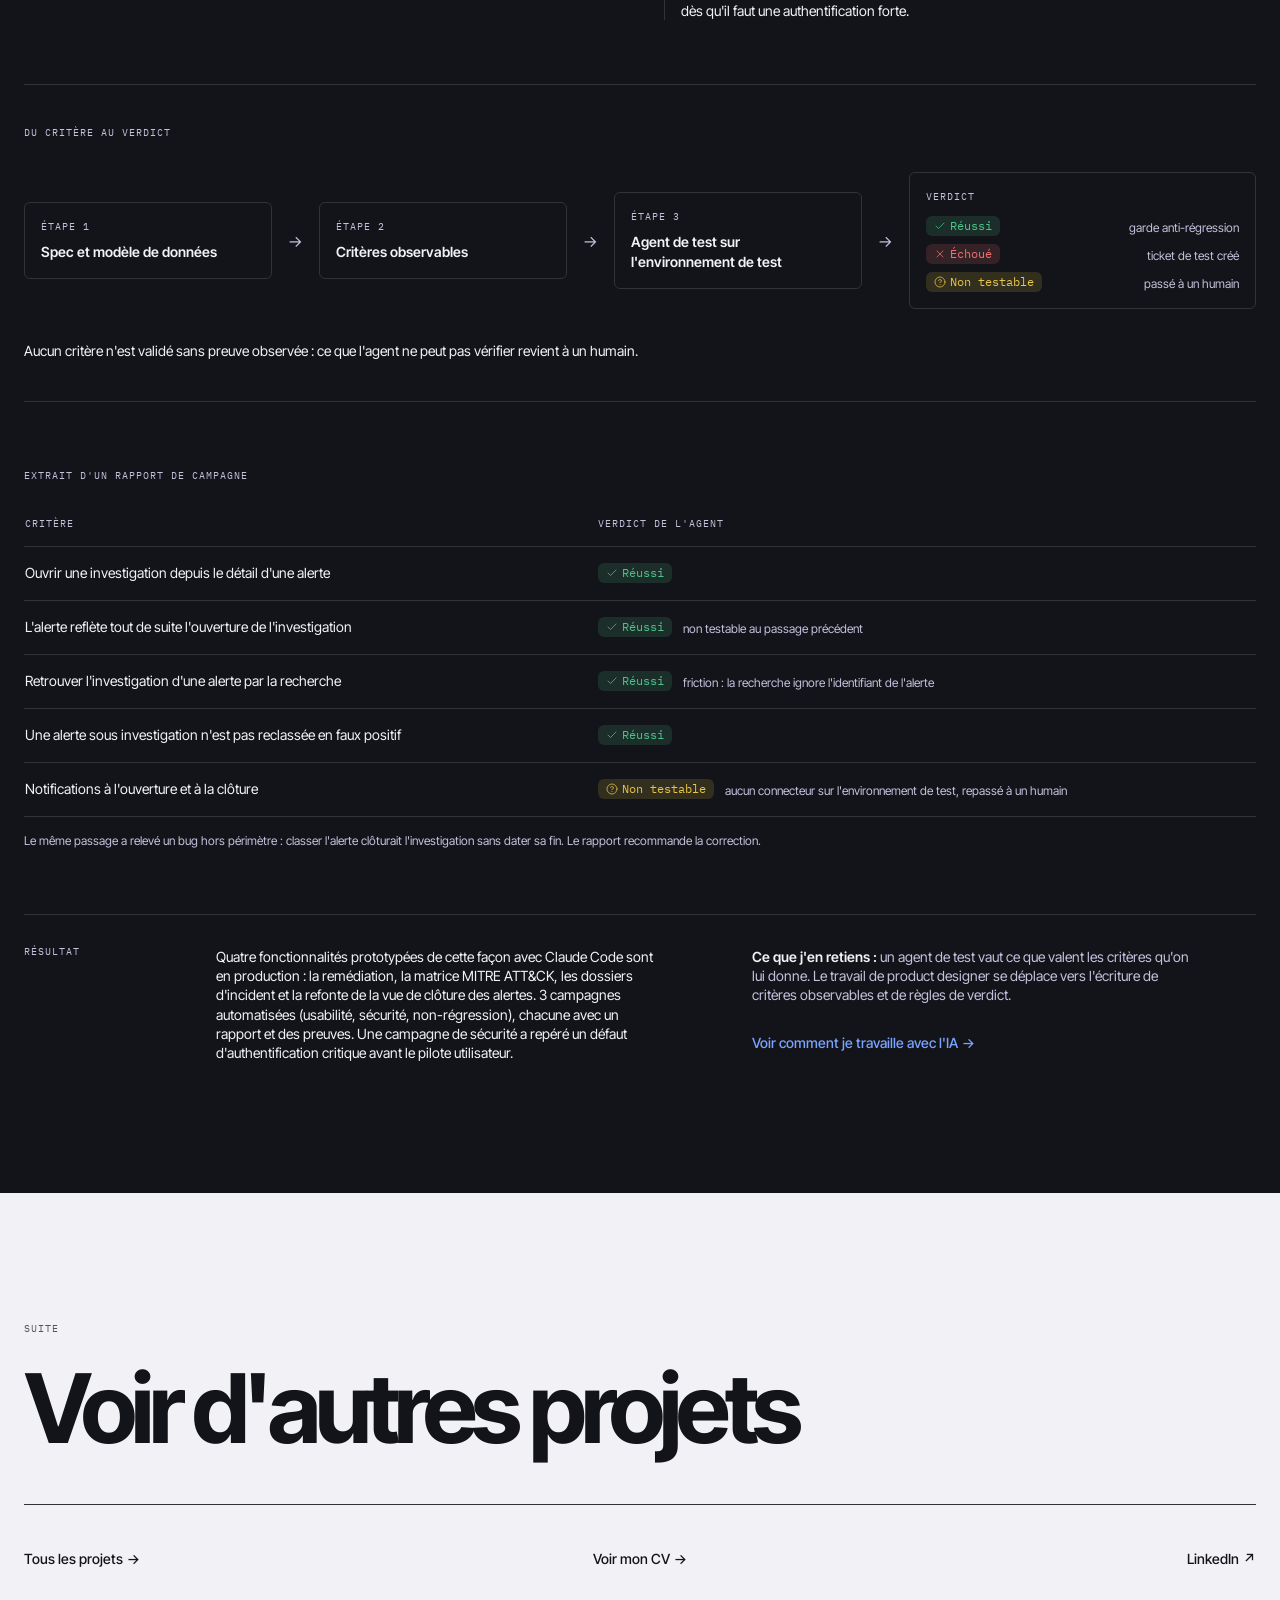
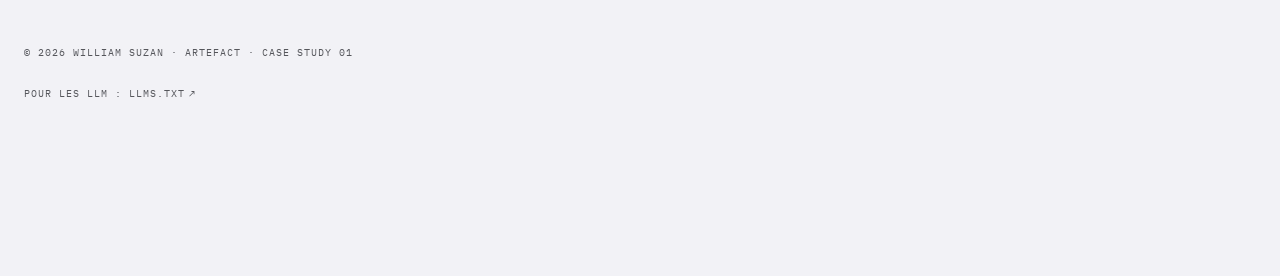
<file: artefact.html>
<!DOCTYPE html>
<html lang="fr"><head>
<meta charset="UTF-8">
<meta name="viewport" content="width=device-width, initial-scale=1.0">
<title>Artefact · Case study · William Suzan</title>
<meta name="description" content="Case study : Artefact, plateforme d'investigation pour analystes SOC. Protocole de test, audit heuristique et design system réaligné sur le code.">
<meta name="theme-color" content="#131419">
<link rel="alternate" type="text/markdown" href="https://wllmszn.github.io/llms.txt" title="Résumé pour les LLM">
<link rel="canonical" href="https://wllmszn.github.io/artefact.html">

<!-- Partage social -->
<meta property="og:type" content="article">
<meta property="og:url" content="https://wllmszn.github.io/artefact.html">
<meta property="og:title" content="Artefact, rendre la cyber lisible · Case study">
<meta property="og:description" content="Plateforme d'investigation pour analystes SOC. Case study de William Suzan, Product Designer UX/UI.">
<meta property="og:locale" content="fr_FR">
<meta property="og:image" content="https://wllmszn.github.io/assets/og-cover.jpg">
<meta property="og:image:width" content="1200">
<meta property="og:image:height" content="630">
<meta property="og:image:alt" content="Dashboard Artefact : alertes classées par criticité">
<meta name="twitter:card" content="summary_large_image">
<meta name="twitter:title" content="Artefact, rendre la cyber lisible · Case study">
<meta name="twitter:description" content="Plateforme d'investigation pour analystes SOC. Case study de William Suzan, Product Designer UX/UI.">
<meta name="twitter:image" content="https://wllmszn.github.io/assets/og-cover.jpg">

<link rel="icon" href="data:image/svg+xml,&lt;svg xmlns='http://www.w3.org/2000/svg' viewBox='0 0 100 100'&gt;&lt;rect width='100' height='100' rx='22' fill='%23131419'/&gt;&lt;text x='50' y='70' font-family='Georgia,serif' font-size='60' fill='%234C82FF' text-anchor='middle'&gt;W&lt;/text&gt;&lt;/svg&gt;">

<link rel="preconnect" href="https://fonts.googleapis.com">
<link rel="preconnect" href="https://fonts.gstatic.com" crossorigin="">
<link href="https://fonts.googleapis.com/css2?family=Inter+Tight:wght@400;500;600;700&amp;family=IBM+Plex+Mono:wght@400;500&amp;display=swap" rel="stylesheet">
<link rel="stylesheet" href="assets/site.css">
</head>
<body class="min-h-screen bg-base text-ink font-body antialiased" data-title-fr="Artefact · Case study · William Suzan" data-title-en="Artefact · Case study · William Suzan">
<a href="#main" class="sr-only focus:not-sr-only focus:absolute focus:left-4 focus:top-4 focus:z-50 rounded-ui bg-accent px-3 py-2 text-sm font-medium text-accent-ink" data-fr="Aller au contenu" data-en="Skip to content">Aller au contenu</a>

<header class="px-6 pt-6">
  <div class="mx-auto flex max-w-7xl items-center gap-4 font-display text-sm font-semibold tracking-tight">
    <a href="portfolio.html" class="inline-flex min-h-11 shrink-0 items-center gap-1 rounded-ui text-accent focus-visible:outline-none focus-visible:ring-2 focus-visible:ring-accent" data-fr="&lt;span aria-hidden=&quot;true&quot;&gt;←&lt;/span&gt; Tous les projets" data-en="&lt;span aria-hidden=&quot;true&quot;&gt;←&lt;/span&gt; All projects"><span aria-hidden="true">←</span> Tous les projets</a>
    <span class="h-px flex-1 bg-line" aria-hidden="true"></span>
    <span class="hidden shrink-0 font-mono text-[10px] font-normal uppercase tracking-widest text-muted sm:inline" data-fr="Case study · 01" data-en="Case study · 01">Case study · 01</span>
    <span class="hidden h-px flex-1 bg-line sm:block" aria-hidden="true"></span>
    <a href="index.html" class="inline-flex min-h-11 shrink-0 items-center rounded-ui focus-visible:outline-none focus-visible:ring-2 focus-visible:ring-accent">William Suzan</a>
    <div role="group" aria-label="Langue" data-en-aria-label="Language" class="ml-4 flex shrink-0 items-center gap-1 font-mono text-[10px] font-normal uppercase tracking-widest"><button type="button" id="lang-fr" aria-label="Français" aria-pressed="true" class="inline-flex min-h-11 min-w-6 items-center justify-center text-muted hover:text-ink aria-pressed:text-ink focus-visible:outline-none focus-visible:ring-2 focus-visible:ring-accent">FR</button><span class="text-muted" aria-hidden="true">/</span><button type="button" id="lang-en" aria-label="English" aria-pressed="false" class="inline-flex min-h-11 min-w-6 items-center justify-center text-muted hover:text-ink aria-pressed:text-ink focus-visible:outline-none focus-visible:ring-2 focus-visible:ring-accent">EN</button></div>
  </div>
</header>

<main id="main">
  <section class="px-6 pb-16 pt-16 md:pt-24">
    <div class="mx-auto max-w-7xl">
      <p class="mb-6 font-mono text-[10px] uppercase tracking-widest text-muted" data-fr="Artefact · Case study" data-en="Artefact · Case study">Artefact · Case study</p>
      <h1 class="font-display text-5xl font-bold leading-none tracking-[-0.06em] sm:text-7xl md:text-[9vw]" data-fr="
        &lt;span class=&quot;block&quot;&gt;Rendre la&lt;/span&gt;
        &lt;span class=&quot;block text-muted&quot;&gt;cyber lisible&lt;/span&gt;
      " data-en="
        &lt;span class=&quot;block&quot;&gt;Making&lt;/span&gt;
        &lt;span class=&quot;block text-muted&quot;&gt;cyber readable&lt;/span&gt;
      ">
        <span class="block">Rendre la</span>
        <span class="block text-muted">cyber lisible</span>
      </h1>
      <p class="mt-10 max-w-md text-sm leading-snug text-muted" data-fr="Une plateforme d'investigation pour analystes SOC, qui doit rester lisible pour toutes les personnes qui suivent un incident." data-en="An investigation platform for SOC analysts that must stay readable for everyone following an incident.">Une plateforme d'investigation pour analystes SOC, qui doit rester lisible pour toutes les personnes qui suivent un incident.</p>
      <dl class="mt-12 grid gap-6 border-t border-line pt-8 sm:grid-cols-3">
        <div><dt class="font-mono text-[10px] uppercase tracking-widest text-muted" data-fr="Rôle" data-en="Role">Rôle</dt><dd class="mt-2 text-sm" data-fr="Product Designer UX/UI, cofondateur" data-en="UX/UI Product Designer, co-founder">Product Designer UX/UI, cofondateur</dd></div>
        <div><dt class="font-mono text-[10px] uppercase tracking-widest text-muted" data-fr="Contexte" data-en="Context">Contexte</dt><dd class="mt-2 text-sm" data-fr="SaaS B2B, cybersécurité" data-en="B2B SaaS, cybersecurity">SaaS B2B, cybersécurité</dd></div>
        <div><dt class="font-mono text-[10px] uppercase tracking-widest text-muted" data-fr="Équipe" data-en="Team">Équipe</dt><dd class="mt-2 text-sm" data-fr="4 personnes : dev, ingénieurs sécurité, métiers" data-en="4 people: dev, security engineers, domain experts">4 personnes : dev, ingénieurs sécurité, métiers</dd></div>
      </dl>
    </div>
  </section>

  <section class="px-6" aria-label="Chiffres clés" data-en-aria-label="Key figures">
    <div class="mx-auto grid max-w-7xl grid-cols-2 border-y border-line md:grid-cols-4">
      <div class="py-8 pr-6"><p class="whitespace-nowrap font-display text-4xl font-bold tracking-[-0.06em] tabular-nums md:text-5xl">11</p><p class="mt-2 text-xs leading-snug text-muted" data-fr="décisions produit tracées en tickets après une session de test" data-en="product decisions traced to tickets after one test session">décisions produit tracées en tickets après une session de test</p></div>
      <div class="border-l border-line py-8 px-6"><p class="whitespace-nowrap font-display text-4xl font-bold tracking-[-0.06em] tabular-nums md:text-5xl">18 → 2</p><p class="mt-2 text-xs leading-snug text-muted" data-fr="niveaux de questions dans les guides, limite livrée après les tests" data-en="question levels in guides, a cap shipped after testing">niveaux de questions dans les guides, limite livrée après les tests</p></div>
      <div class="border-t border-line py-8 pr-6 md:border-l md:border-t-0 md:pl-6"><p class="whitespace-nowrap font-display text-4xl font-bold tracking-[-0.06em] tabular-nums md:text-5xl">12</p><p class="mt-2 text-xs leading-snug text-muted" data-fr="corrections issues d'un audit heuristique, toutes livrées" data-en="fixes from a heuristic audit, all shipped">corrections issues d'un audit heuristique, toutes livrées</p></div>
      <div class="border-l border-t border-line py-8 pl-6 md:border-t-0"><p class="whitespace-nowrap font-display text-4xl font-bold tracking-[-0.06em] tabular-nums md:text-5xl">8</p><p class="mt-2 text-xs leading-snug text-muted" data-fr="jeux de composants Figma créés en 24 h" data-en="Figma component sets built in 24 h">jeux de composants Figma créés en 24 h</p></div>
    </div>
  </section>

  <section class="px-6 py-24 md:py-32" aria-labelledby="contexte-titre">
    <div class="mx-auto grid max-w-7xl gap-12 md:grid-cols-2">
      <div>
        <p class="mb-6 font-mono text-[10px] uppercase tracking-widest text-muted" data-fr="Le contexte" data-en="Context">Le contexte</p>
        <h2 id="contexte-titre" class="font-display text-4xl font-bold leading-none tracking-[-0.06em] md:text-6xl" data-fr="Le produit et mon rôle" data-en="The product and my role">Le produit et mon rôle</h2>
        <p class="mt-8 max-w-md text-sm leading-snug text-muted" data-fr="Artefact est une plateforme d'investigation pour analystes SOC : alertes, investigation, réponse aux incidents. J'en suis cofondateur et j'y tiens le rôle de Product Designer UX/UI, avec un périmètre produit : roadmap, backlog, spécifications et critères d'acceptation." data-en="Artefact is an investigation platform for SOC analysts: alerts, investigation, incident response. I'm a co-founder and work as its UX/UI Product Designer, with product scope: roadmap, backlog, specifications and acceptance criteria.">Artefact est une plateforme d'investigation pour analystes SOC : alertes, investigation, réponse aux incidents. J'en suis cofondateur et j'y tiens le rôle de Product Designer UX/UI, avec un périmètre produit : roadmap, backlog, spécifications et critères d'acceptation.</p>
        <p class="mt-4 max-w-md text-sm leading-snug text-ink" data-fr="Les quatre cas montrent comment je travaille : tester avant de trancher, auditer avant de redessiner, et ne rien considérer comme validé sans preuve." data-en="The four cases show how I work: test before deciding, audit before redesigning, and treat nothing as validated without evidence.">Les quatre cas montrent comment je travaille : tester avant de trancher, auditer avant de redessiner, et ne rien considérer comme validé sans preuve.</p>
      </div>
      <nav aria-label="Les quatre cas" class="self-end" data-en-aria-label="The four cases">
        <ol class="border-t border-line">
          <li class="border-b border-line" data-fr="&lt;a href=&quot;#cas-1&quot; class=&quot;grid min-h-11 grid-cols-[3rem_1fr_auto] items-center gap-4 rounded-ui py-4 text-sm hover:text-accent focus-visible:outline-none focus-visible:ring-2 focus-visible:ring-accent&quot;&gt;&lt;span class=&quot;font-mono text-[10px] uppercase tracking-widest text-muted&quot;&gt;Cas 1&lt;/span&gt;Guides d'investigation : de 18 niveaux de questions à 2&lt;span class=&quot;text-accent&quot; aria-hidden=&quot;true&quot;&gt;↓&lt;/span&gt;&lt;/a&gt;" data-en="&lt;a href=&quot;#cas-1&quot; class=&quot;grid min-h-11 grid-cols-[3rem_1fr_auto] items-center gap-4 rounded-ui py-4 text-sm hover:text-accent focus-visible:outline-none focus-visible:ring-2 focus-visible:ring-accent&quot;&gt;&lt;span class=&quot;font-mono text-[10px] uppercase tracking-widest text-muted&quot;&gt;Case 1&lt;/span&gt;Investigation guides: from 18 question levels to 2&lt;span class=&quot;text-accent&quot; aria-hidden=&quot;true&quot;&gt;↓&lt;/span&gt;&lt;/a&gt;"><a href="#cas-1" class="grid min-h-11 grid-cols-[3rem_1fr_auto] items-center gap-4 rounded-ui py-4 text-sm hover:text-accent focus-visible:outline-none focus-visible:ring-2 focus-visible:ring-accent"><span class="font-mono text-[10px] uppercase tracking-widest text-muted">Cas 1</span>Guides d'investigation : de 18 niveaux de questions à 2<span class="text-accent" aria-hidden="true">↓</span></a></li>
          <li class="border-b border-line" data-fr="&lt;a href=&quot;#cas-2&quot; class=&quot;grid min-h-11 grid-cols-[3rem_1fr_auto] items-center gap-4 rounded-ui py-4 text-sm hover:text-accent focus-visible:outline-none focus-visible:ring-2 focus-visible:ring-accent&quot;&gt;&lt;span class=&quot;font-mono text-[10px] uppercase tracking-widest text-muted&quot;&gt;Cas 2&lt;/span&gt;Audit d'un questionnaire d'investigation de 75 questions&lt;span class=&quot;text-accent&quot; aria-hidden=&quot;true&quot;&gt;↓&lt;/span&gt;&lt;/a&gt;" data-en="&lt;a href=&quot;#cas-2&quot; class=&quot;grid min-h-11 grid-cols-[3rem_1fr_auto] items-center gap-4 rounded-ui py-4 text-sm hover:text-accent focus-visible:outline-none focus-visible:ring-2 focus-visible:ring-accent&quot;&gt;&lt;span class=&quot;font-mono text-[10px] uppercase tracking-widest text-muted&quot;&gt;Case 2&lt;/span&gt;Audit of a 75-question investigation questionnaire&lt;span class=&quot;text-accent&quot; aria-hidden=&quot;true&quot;&gt;↓&lt;/span&gt;&lt;/a&gt;"><a href="#cas-2" class="grid min-h-11 grid-cols-[3rem_1fr_auto] items-center gap-4 rounded-ui py-4 text-sm hover:text-accent focus-visible:outline-none focus-visible:ring-2 focus-visible:ring-accent"><span class="font-mono text-[10px] uppercase tracking-widest text-muted">Cas 2</span>Audit d'un questionnaire d'investigation de 75 questions<span class="text-accent" aria-hidden="true">↓</span></a></li>
          <li class="border-b border-line" data-fr="&lt;a href=&quot;#cas-3&quot; class=&quot;grid min-h-11 grid-cols-[3rem_1fr_auto] items-center gap-4 rounded-ui py-4 text-sm hover:text-accent focus-visible:outline-none focus-visible:ring-2 focus-visible:ring-accent&quot;&gt;&lt;span class=&quot;font-mono text-[10px] uppercase tracking-widest text-muted&quot;&gt;Cas 3&lt;/span&gt;Un design system exact, mais relié à rien&lt;span class=&quot;text-accent&quot; aria-hidden=&quot;true&quot;&gt;↓&lt;/span&gt;&lt;/a&gt;" data-en="&lt;a href=&quot;#cas-3&quot; class=&quot;grid min-h-11 grid-cols-[3rem_1fr_auto] items-center gap-4 rounded-ui py-4 text-sm hover:text-accent focus-visible:outline-none focus-visible:ring-2 focus-visible:ring-accent&quot;&gt;&lt;span class=&quot;font-mono text-[10px] uppercase tracking-widest text-muted&quot;&gt;Case 3&lt;/span&gt;An accurate design system, connected to nothing&lt;span class=&quot;text-accent&quot; aria-hidden=&quot;true&quot;&gt;↓&lt;/span&gt;&lt;/a&gt;"><a href="#cas-3" class="grid min-h-11 grid-cols-[3rem_1fr_auto] items-center gap-4 rounded-ui py-4 text-sm hover:text-accent focus-visible:outline-none focus-visible:ring-2 focus-visible:ring-accent"><span class="font-mono text-[10px] uppercase tracking-widest text-muted">Cas 3</span>Un design system exact, mais relié à rien<span class="text-accent" aria-hidden="true">↓</span></a></li>
          <li class="border-b border-line" data-fr="&lt;a href=&quot;#cas-4&quot; class=&quot;grid min-h-11 grid-cols-[3rem_1fr_auto] items-center gap-4 rounded-ui py-4 text-sm hover:text-accent focus-visible:outline-none focus-visible:ring-2 focus-visible:ring-accent&quot;&gt;&lt;span class=&quot;font-mono text-[10px] uppercase tracking-widest text-muted&quot;&gt;Cas 4&lt;/span&gt;Des critères d'acceptation vérifiés par des agents IA&lt;span class=&quot;text-accent&quot; aria-hidden=&quot;true&quot;&gt;↓&lt;/span&gt;&lt;/a&gt;" data-en="&lt;a href=&quot;#cas-4&quot; class=&quot;grid min-h-11 grid-cols-[3rem_1fr_auto] items-center gap-4 rounded-ui py-4 text-sm hover:text-accent focus-visible:outline-none focus-visible:ring-2 focus-visible:ring-accent&quot;&gt;&lt;span class=&quot;font-mono text-[10px] uppercase tracking-widest text-muted&quot;&gt;Case 4&lt;/span&gt;Acceptance criteria checked by AI agents&lt;span class=&quot;text-accent&quot; aria-hidden=&quot;true&quot;&gt;↓&lt;/span&gt;&lt;/a&gt;"><a href="#cas-4" class="grid min-h-11 grid-cols-[3rem_1fr_auto] items-center gap-4 rounded-ui py-4 text-sm hover:text-accent focus-visible:outline-none focus-visible:ring-2 focus-visible:ring-accent"><span class="font-mono text-[10px] uppercase tracking-widest text-muted">Cas 4</span>Des critères d'acceptation vérifiés par des agents IA<span class="text-accent" aria-hidden="true">↓</span></a></li>
        </ol>
      </nav>
    </div>
  </section>

  <section id="cas-1" class="bg-paper px-6 py-24 text-inverse md:py-32" aria-labelledby="cas-1-titre">
    <div class="mx-auto max-w-7xl">
      <div class="mb-12 grid grid-cols-3 font-mono text-[10px] uppercase tracking-widest text-inverse/70"><p><span class="inline-flex items-center gap-2"><svg class="size-3.5 shrink-0" aria-hidden="true" focusable="false" xmlns="http://www.w3.org/2000/svg" viewBox="0 0 24 24" fill="none" stroke="currentColor" stroke-width="1.5" stroke-linecap="round" stroke-linejoin="round"> <path d="M10 2v7.527a2 2 0 0 1-.211.896L4.72 20.55a1 1 0 0 0 .9 1.45h12.76a1 1 0 0 0 .9-1.45l-5.069-10.127A2 2 0 0 1 14 9.527V2"></path> <path d="M8.5 2h7"></path> <path d="M7 16h10"></path> </svg><span data-fr="Cas 1" data-en="Case 1">Cas 1</span></span></p><p class="text-center" data-fr="Recherche utilisateur" data-en="User Research">Recherche utilisateur</p><p class="text-right">18 → 2</p></div>
      <h2 id="cas-1-titre" class="max-w-4xl font-display text-4xl font-bold leading-none tracking-[-0.06em] md:text-7xl" data-fr="Guides d'investigation : de 18 niveaux à 2" data-en="Investigation guides: from 18 levels to 2">Guides d'investigation : de 18 niveaux à 2</h2>
      <div class="mt-12 grid gap-12 md:grid-cols-2">
        <div>
          <p class="max-w-md text-sm leading-snug text-inverse/70" data-fr="Dans Artefact, un analyste mène une investigation en suivant un guide : des étapes, des actions et des questions dont les réponses ouvrent d'autres questions. Rien ne limitait la profondeur de ces questions, qui pouvait atteindre 18 niveaux." data-en="In Artefact, an analyst runs an investigation by following a guide: steps, actions and questions whose answers open further questions. Nothing limited how deep those questions could go: up to 18 levels.">Dans Artefact, un analyste mène une investigation en suivant un guide : des étapes, des actions et des questions dont les réponses ouvrent d'autres questions. Rien ne limitait la profondeur de ces questions, qui pouvait atteindre 18 niveaux.</p>
          <h3 class="mt-10 font-mono text-[10px] font-normal uppercase tracking-widest text-inverse/70" data-fr="Ce que j'ai fait" data-en="What I did">Ce que j'ai fait</h3>
          <ul class="mt-4 space-y-3 border-l border-line pl-4 text-sm leading-snug">
            <li data-fr="Un protocole figé avant tout recrutement : 8 missions sur le workflow cœur, des réponses de référence connues à l'avance, un environnement de test dédié." data-en="A protocol frozen before recruiting anyone: 8 tasks on the core workflow, reference answers known in advance, a dedicated test environment.">Un protocole figé avant tout recrutement : 8 missions sur le workflow cœur, des réponses de référence connues à l'avance, un environnement de test dédié.</li>
            <li data-fr="6 mesures par mission : résultat, durée, niveau d'aide, erreurs, retours arrière et confiance déclarée. Seuil de décision fixé à 80 %." data-en="6 measures per task: outcome, time, help needed, errors, backtracks and stated confidence. Decision threshold set at 80%.">6 mesures par mission : résultat, durée, niveau d'aide, erreurs, retours arrière et confiance déclarée. Seuil de décision fixé à 80 %.</li>
            <li data-fr="Un registre qui sépare les décisions de design, les décisions fonctionnelles et les décisions de construction, chacune liée à son ticket." data-en="A log that separates design, functional and build decisions, each linked to its ticket.">Un registre qui sépare les décisions de design, les décisions fonctionnelles et les décisions de construction, chacune liée à son ticket.</li>
          </ul>
        </div>
        <figure>
          <img src="assets/guide-2-niveaux.webp" alt="Un guide limité à 2 niveaux : la question principale, puis ses 13 questions de suivi, avec la réponse «&nbsp;Non vérifiable&nbsp;»" width="1821" height="905" loading="lazy" class="w-full rounded-card border border-line h-auto" data-en-alt="A guide capped at 2 levels: the main question, then its 13 follow-up questions, with the &quot;Can't verify&quot; answer">
          <figcaption class="mt-3 text-xs leading-snug text-inverse/70" data-fr="Un guide limité à 2 niveaux : la question principale, puis ses 13 questions de suivi juste en dessous, avec la réponse «&nbsp;Non vérifiable&nbsp;»." data-en="A guide capped at 2 levels: the main question, then its 13 follow-up questions right below, with a &quot;Can't verify&quot; answer.">Un guide limité à 2 niveaux : la question principale, puis ses 13 questions de suivi juste en dessous, avec la réponse «&nbsp;Non vérifiable&nbsp;».</figcaption>
        </figure>
      </div>
      <div class="mt-16 overflow-x-auto">
        <table class="w-full min-w-[36rem] text-left text-sm">
          <caption class="mb-4 text-left font-mono text-[10px] uppercase tracking-widest text-inverse/70" data-fr="Ce que le test a montré, et ce que j'ai décidé" data-en="What the test showed, and what I decided">Ce que le test a montré, et ce que j'ai décidé</caption>
          <thead><tr class="border-b border-line font-mono text-[10px] uppercase tracking-widest text-inverse/70"><th scope="col" class="py-3 pr-8 font-normal" data-fr="Observation" data-en="Observation">Observation</th><th scope="col" class="py-3 font-normal" data-fr="Décision" data-en="Decision">Décision</th></tr></thead>
          <tbody>
            <tr class="border-b border-line"><td class="py-4 pr-8 align-top text-inverse/70" data-fr="Le lien entre une question et ses questions filles n'est pas compris" data-en="The link between a question and its child questions isn't understood">Le lien entre une question et ses questions filles n'est pas compris</td><td class="py-4 align-top font-medium" data-fr="Limiter les guides à 2 niveaux, à la création, à l'édition et à l'import" data-en="Cap guides at 2 levels, on creation, editing and import">Limiter les guides à 2 niveaux, à la création, à l'édition et à l'import</td></tr>
            <tr class="border-b border-line"><td class="py-4 pr-8 align-top text-inverse/70" data-fr="Les éléments cliquables sont pris pour de simples tags" data-en="Clickable items are mistaken for plain tags">Les éléments cliquables sont pris pour de simples tags</td><td class="py-4 align-top font-medium" data-fr="Une affordance d'action distincte, avec tous ses états" data-en="A distinct action affordance, with all its states">Une affordance d'action distincte, avec tous ses états</td></tr>
            <tr class="border-b border-line"><td class="py-4 pr-8 align-top text-inverse/70" data-fr="«&nbsp;Clôturer&nbsp;» en rouge est lu comme une erreur" data-en="A red &quot;Close&quot; button reads as an error">«&nbsp;Clôturer&nbsp;» en rouge est lu comme une erreur</td><td class="py-4 align-top font-medium" data-fr="Un traitement neutre et une confirmation claire" data-en="A neutral treatment and a clear confirmation">Un traitement neutre et une confirmation claire</td></tr>
            <tr class="border-b border-line"><td class="py-4 pr-8 align-top text-inverse/70" data-fr="L'analyste veut comprendre pourquoi une alerte s'est déclenchée, sans verdict imposé" data-en="Analysts want to know why an alert fired, without an imposed verdict">L'analyste veut comprendre pourquoi une alerte s'est déclenchée, sans verdict imposé</td><td class="py-4 align-top font-medium" data-fr="Un encart «&nbsp;Pourquoi cette alerte ?&nbsp;» qui sépare faits, interprétation et recommandation" data-en="A &quot;Why this alert?&quot; panel separating facts, interpretation and recommendation">Un encart «&nbsp;Pourquoi cette alerte ?&nbsp;» qui sépare faits, interprétation et recommandation</td></tr>
          </tbody>
        </table>
      </div>
      <div class="mt-16 grid gap-8 border-t border-line pt-8 md:grid-cols-[10rem_1fr_1fr]">
        <h3 class="font-mono text-[10px] font-normal uppercase tracking-widest text-inverse/70" data-fr="Résultat" data-en="Outcome">Résultat</h3>
        <p class="max-w-md text-sm leading-snug" data-fr="11 décisions (6 de design, 5 fonctionnelles), chacune tracée en ticket avec ses critères d'acceptation. La limite à 2 niveaux est livrée, avec une migration prévue pour les guides existants." data-en="11 decisions (6 design, 5 functional), each ticketed with its acceptance criteria. The 2-level cap has shipped, with a migration plan for existing guides.">11 décisions (6 de design, 5 fonctionnelles), chacune tracée en ticket avec ses critères d'acceptation. La limite à 2 niveaux est livrée, avec une migration prévue pour les guides existants.</p>
        <p class="max-w-md text-sm leading-snug text-inverse/70" data-fr="C'était une première session, avec un seul participant : assez pour corriger ce qui bloquait, pas pour généraliser. Une décision n'est considérée comme validée que lorsqu'un utilisateur réussit l'action sans explication orale." data-en="It was a first session with a single participant: enough to fix what blocked, not enough to generalise. A decision only counts as validated once a user completes the action without verbal help.">C'était une première session, avec un seul participant : assez pour corriger ce qui bloquait, pas pour généraliser. Une décision n'est considérée comme validée que lorsqu'un utilisateur réussit l'action sans explication orale.</p>
      </div>
    </div>
  </section>

  <section id="cas-2" class="px-6 py-24 md:py-32" aria-labelledby="cas-2-titre">
    <div class="mx-auto max-w-7xl">
      <div class="mb-12 grid grid-cols-3 font-mono text-[10px] uppercase tracking-widest text-muted"><p><span class="inline-flex items-center gap-2"><svg class="size-3.5 shrink-0" aria-hidden="true" focusable="false" xmlns="http://www.w3.org/2000/svg" viewBox="0 0 24 24" fill="none" stroke="currentColor" stroke-width="1.5" stroke-linecap="round" stroke-linejoin="round"> <path d="m8 11 2 2 4-4"></path> <circle cx="11" cy="11" r="8"></circle> <path d="m21 21-4.3-4.3"></path> </svg><span data-fr="Cas 2" data-en="Case 2">Cas 2</span></span></p><p class="text-center" data-fr="Audit UX" data-en="UX audit">Audit UX</p><p class="text-right" data-fr="75 questions" data-en="75 questions">75 questions</p></div>
      <h2 id="cas-2-titre" class="max-w-4xl font-display text-4xl font-bold leading-none tracking-[-0.06em] md:text-7xl" data-fr="Un questionnaire oui / non qui faisait douter l'analyste" data-en="A yes / no questionnaire that left analysts unsure">Un questionnaire oui / non qui faisait douter l'analyste</h2>
      <div class="mt-12 grid gap-12 md:grid-cols-2">
        <p class="max-w-md text-sm leading-snug text-muted" data-fr="Pour qualifier une alerte, l'analyste répond à un questionnaire tiré du guide d'investigation. Sur l'alerte étudiée, un scénario de rançongiciel, il y avait 14 questions de départ, 75 avec les questions de suivi, et 43 requêtes pour vérifier les réponses." data-en="To qualify an alert, the analyst answers a questionnaire drawn from the investigation guide. On the alert reviewed, a ransomware scenario, there were 14 starting questions, 75 including follow-ups, and 43 queries to check the answers.">Pour qualifier une alerte, l'analyste répond à un questionnaire tiré du guide d'investigation. Sur l'alerte étudiée, un scénario de rançongiciel, il y avait 14 questions de départ, 75 avec les questions de suivi, et 43 requêtes pour vérifier les réponses.</p>
        <p class="max-w-md text-sm leading-snug text-muted" data-fr="J'ai mené l'audit : les 10 heuristiques de Nielsen, une sévérité notée de 0 à 4, un relevé d'accessibilité dans le code de la page, puis des recommandations et des wireframes avant / après." data-en="I ran the audit: Nielsen's 10 heuristics, severity scored 0 to 4, an accessibility check in the page code, then recommendations and before / after wireframes.">J'ai mené l'audit : les 10 heuristiques de Nielsen, une sévérité notée de 0 à 4, un relevé d'accessibilité dans le code de la page, puis des recommandations et des wireframes avant / après.</p>
      </div>
      <div class="mt-16 overflow-x-auto">
        <table class="w-full min-w-[36rem] text-left text-sm">
          <caption class="mb-4 text-left font-mono text-[10px] uppercase tracking-widest text-muted" data-fr="Ce que l'audit a trouvé" data-en="What the audit found">Ce que l'audit a trouvé</caption>
          <thead><tr class="border-b border-line font-mono text-[10px] uppercase tracking-widest text-muted"><th scope="col" class="py-3 pr-8 font-normal" data-fr="Problème" data-en="Problem">Problème</th><th scope="col" class="py-3 text-right font-normal" data-fr="Sévérité" data-en="Severity">Sévérité</th></tr></thead>
          <tbody>
            <tr class="border-b border-line"><td class="py-4 pr-8" data-fr="Aucun lien entre la preuve et la réponse : une question est à OUI alors que la requête ne remonte rien" data-en="No link between evidence and answer: a question reads YES while the query returns nothing">Aucun lien entre la preuve et la réponse : une question est à OUI alors que la requête ne remonte rien</td><td class="whitespace-nowrap py-4 text-right font-mono text-xs tabular-nums" data-fr="&lt;span class=&quot;rounded-ui border border-danger px-2 py-1 text-danger&quot;&gt;4 sur 4&lt;/span&gt;" data-en="&lt;span class=&quot;rounded-ui border border-danger px-2 py-1 text-danger&quot;&gt;4 of 4&lt;/span&gt;"><span class="rounded-ui border border-danger px-2 py-1 text-danger">4 sur 4</span></td></tr>
            <tr class="border-b border-line"><td class="py-4 pr-8" data-fr="Des questions qui proposent un choix déguisé en oui / non" data-en="Questions that hide a choice inside a yes / no">Des questions qui proposent un choix déguisé en oui / non</td><td class="whitespace-nowrap py-4 text-right font-mono text-xs tabular-nums" data-fr="&lt;span class=&quot;rounded-ui border border-line px-2 py-1&quot;&gt;3 sur 4&lt;/span&gt;" data-en="&lt;span class=&quot;rounded-ui border border-line px-2 py-1&quot;&gt;3 of 4&lt;/span&gt;"><span class="rounded-ui border border-line px-2 py-1">3 sur 4</span></td></tr>
            <tr class="border-b border-line"><td class="py-4 pr-8" data-fr="OUI veut dire «&nbsp;suspect&nbsp;» sur certaines questions et «&nbsp;rassurant&nbsp;» sur d'autres" data-en="YES means &quot;suspicious&quot; on some questions and &quot;reassuring&quot; on others">OUI veut dire «&nbsp;suspect&nbsp;» sur certaines questions et «&nbsp;rassurant&nbsp;» sur d'autres</td><td class="whitespace-nowrap py-4 text-right font-mono text-xs tabular-nums" data-fr="&lt;span class=&quot;rounded-ui border border-line px-2 py-1&quot;&gt;3 sur 4&lt;/span&gt;" data-en="&lt;span class=&quot;rounded-ui border border-line px-2 py-1&quot;&gt;3 of 4&lt;/span&gt;"><span class="rounded-ui border border-line px-2 py-1">3 sur 4</span></td></tr>
            <tr class="border-b border-line"><td class="py-4 pr-8" data-fr="«&nbsp;1 / 75 répondues&nbsp;» et 98 % de probabilité après une seule réponse, sans explication" data-en="&quot;1 / 75 answered&quot; and a 98% probability after one answer, unexplained">«&nbsp;1 / 75 répondues&nbsp;» et 98 % de probabilité après une seule réponse, sans explication</td><td class="whitespace-nowrap py-4 text-right font-mono text-xs tabular-nums" data-fr="&lt;span class=&quot;rounded-ui border border-line px-2 py-1&quot;&gt;3 sur 4&lt;/span&gt;" data-en="&lt;span class=&quot;rounded-ui border border-line px-2 py-1&quot;&gt;3 of 4&lt;/span&gt;"><span class="rounded-ui border border-line px-2 py-1">3 sur 4</span></td></tr>
            <tr class="border-b border-line"><td class="py-4 pr-8" data-fr="Pas de réponse «&nbsp;Non vérifiable&nbsp;» : l'analyste doit deviner" data-en="No &quot;Can't verify&quot; answer: the analyst has to guess">Pas de réponse «&nbsp;Non vérifiable&nbsp;» : l'analyste doit deviner</td><td class="whitespace-nowrap py-4 text-right font-mono text-xs tabular-nums" data-fr="&lt;span class=&quot;rounded-ui border border-line px-2 py-1&quot;&gt;3 sur 4&lt;/span&gt;" data-en="&lt;span class=&quot;rounded-ui border border-line px-2 py-1&quot;&gt;3 of 4&lt;/span&gt;"><span class="rounded-ui border border-line px-2 py-1">3 sur 4</span></td></tr>
          </tbody>
        </table>
      </div>
      <p class="mt-8 max-w-2xl font-display text-2xl font-bold leading-tight tracking-[-0.04em]" data-fr="Le plus grave : une alerte pouvait être classée à tort sans que rien ne le signale." data-en="Worst of all: an alert could be closed by mistake with nothing to flag it.">Le plus grave : une alerte pouvait être classée à tort sans que rien ne le signale.</p>
      <div class="mt-16 grid gap-12 md:grid-cols-2">
        <div>
          <h3 class="font-mono text-[10px] font-normal uppercase tracking-widest text-muted" data-fr="Ce que j'ai proposé" data-en="What I proposed">Ce que j'ai proposé</h3>
          <ul class="mt-4 space-y-3 border-l border-line pl-4 text-sm leading-snug">
            <li data-fr="Une règle d'écriture pour tout le guide : une question, un fait vérifiable, une réponse sans ambiguïté." data-en="One writing rule for the whole guide: one question, one checkable fact, one unambiguous answer.">Une règle d'écriture pour tout le guide : une question, un fait vérifiable, une réponse sans ambiguïté.</li>
            <li data-fr="Afficher sous chaque réponse son effet sur la suspicion, plutôt que réécrire les 75 questions." data-en="Show each answer's effect on suspicion right under it, instead of rewriting all 75 questions.">Afficher sous chaque réponse son effet sur la suspicion, plutôt que réécrire les 75 questions.</li>
            <li data-fr="12 corrections faisables en un sprint, classées par impact et par effort, et 4 composants redessinés." data-en="12 fixes doable in one sprint, ranked by impact and effort, and 4 redesigned components.">12 corrections faisables en un sprint, classées par impact et par effort, et 4 composants redessinés.</li>
            <li data-fr="Un chantier plus lourd : que la requête suggère la réponse, et que l'analyste justifie s'il la contredit." data-en="A larger piece of work: the query suggests the answer, and the analyst justifies any disagreement.">Un chantier plus lourd : que la requête suggère la réponse, et que l'analyste justifie s'il la contredit.</li>
          </ul>
        </div>
        <div>
          <h3 class="font-mono text-[10px] font-normal uppercase tracking-widest text-muted" data-fr="Résultat" data-en="Outcome">Résultat</h3>
          <p class="mt-4 max-w-md text-sm leading-snug" data-fr="Les 12 corrections sont livrées. Un oui / non n'est simple que si la question l'est : sur un écran où une erreur coûte un incident manqué, la rédaction des questions compte autant que l'interface." data-en="All 12 fixes have shipped. A yes / no is only simple if the question is: on a screen where a mistake costs a missed incident, how questions are written matters as much as the interface.">Les 12 corrections sont livrées. Un oui / non n'est simple que si la question l'est : sur un écran où une erreur coûte un incident manqué, la rédaction des questions compte autant que l'interface.</p>
        </div>
      </div>
      <ul class="mt-16 grid gap-px border border-line bg-line sm:grid-cols-2">
        <li class="bg-base p-6"><img src="assets/wf1-carte-question.webp" alt="Wireframe de la carte question : l'effet de la réponse, la branche qu'elle ouvre et la réponse «&nbsp;Non vérifiable&nbsp;»" width="1344" height="1004" loading="lazy" class="w-full rounded-card h-auto" data-en-alt="Question card wireframe: the answer's effect, the branch it opens and the &quot;Can't verify&quot; answer"><p class="mt-4 text-xs leading-snug text-muted" data-fr="La carte question montre l'effet de la réponse, la branche qu'elle ouvre, et propose «&nbsp;Non vérifiable&nbsp;». Les repères QW renvoient aux corrections de l'audit." data-en="The question card shows the answer's effect and the branch it opens, and offers &quot;Can't verify&quot;. QW markers refer to the audit's fixes.">La carte question montre l'effet de la réponse, la branche qu'elle ouvre, et propose «&nbsp;Non vérifiable&nbsp;». Les repères QW renvoient aux corrections de l'audit.</p></li>
        <li class="bg-base p-6"><img src="assets/wf2-en-tete.webp" alt="Wireframe de l'en-tête qui reste visible et explique son pourcentage" width="1344" height="932" loading="lazy" class="w-full rounded-card h-auto" data-en-alt="Wireframe of the header that stays visible and explains its percentage"><p class="mt-4 text-xs leading-snug text-muted" data-fr="L'en-tête reste visible et explique son pourcentage ; la progression compte les questions atteignables, pas les 75." data-en="The header stays visible and explains its percentage; progress counts reachable questions, not all 75.">L'en-tête reste visible et explique son pourcentage ; la progression compte les questions atteignables, pas les 75.</p></li>
        <li class="bg-base p-6"><img src="assets/wf3-resultat-requete.webp" alt="Wireframe du résultat de la requête confronté à la réponse de l'analyste" width="1344" height="1056" loading="lazy" class="w-full rounded-card h-auto" data-en-alt="Wireframe of the query result checked against the analyst's answer"><p class="mt-4 text-xs leading-snug text-muted" data-fr="Le résultat de la requête est confronté à la réponse : si les deux divergent, l'analyste corrige ou justifie." data-en="The query result is checked against the answer: if they disagree, the analyst corrects or justifies.">Le résultat de la requête est confronté à la réponse : si les deux divergent, l'analyste corrige ou justifie.</p></li>
        <li class="bg-base p-6"><img src="assets/wf4-navigation.webp" alt="Wireframe de la navigation latérale, avec un seul état codé et sa légende" width="1344" height="898" loading="lazy" class="w-full rounded-card h-auto" data-en-alt="Wireframe of the side navigation, encoding a single state with its legend"><p class="mt-4 text-xs leading-snug text-muted" data-fr="La navigation latérale ne code plus qu'un état, avec une légende et un nom accessible par question." data-en="The side navigation now encodes state only, with a legend and an accessible name per question.">La navigation latérale ne code plus qu'un état, avec une légende et un nom accessible par question.</p></li>
      </ul>
      <figure class="mt-16 border-t border-line pt-10">
        <figcaption class="mb-6 grid gap-2 md:grid-cols-[10rem_1fr]" data-fr="&lt;span class=&quot;font-mono text-[10px] uppercase tracking-widest text-muted&quot;&gt;Le composant livré&lt;/span&gt;&lt;span class=&quot;max-w-2xl text-sm leading-snug text-muted&quot;&gt;La carte question en production, sur le scénario de rançongiciel audité : les trois réponses, dont «&nbsp;Non vérifiable&nbsp;», la requête qui vérifie la réponse juste en dessous, la progression des 13 questions de suivi et la navigation latérale numérotée.&lt;/span&gt;" data-en="&lt;span class=&quot;font-mono text-[10px] uppercase tracking-widest text-muted&quot;&gt;The shipped component&lt;/span&gt;&lt;span class=&quot;max-w-2xl text-sm leading-snug text-muted&quot;&gt;The question card in production, on the audited ransomware scenario: the three answers, including &quot;Can't verify&quot;, the query that checks the answer right below it, progress through the 13 follow-up questions, and the numbered side navigation.&lt;/span&gt;"><span class="font-mono text-[10px] uppercase tracking-widest text-muted">Le composant livré</span><span class="max-w-2xl text-sm leading-snug text-muted">La carte question en production, sur le scénario de rançongiciel audité : les trois réponses, dont «&nbsp;Non vérifiable&nbsp;», la requête qui vérifie la réponse juste en dessous, la progression des 13 questions de suivi et la navigation latérale numérotée.</span></figcaption>
        <img src="assets/composant-question.webp" alt="Carte question d'Artefact : «&nbsp;Des extensions de fichiers massivement renommées .locked .encrypted ou aléatoires apparaissent-elles après l'exécution ?&nbsp;», réponses OUI, NON (sélectionnée) et Non vérifiable, requête «&nbsp;Renommages massifs post-vssadmin&nbsp;» à exécuter, 13 questions à suivre, et navigation latérale de 1 à 11" width="2340" height="584" loading="lazy" class="h-auto w-full rounded-card border border-line" data-en-alt="Artefact question card: &quot;Do mass-renamed .locked, .encrypted or random file extensions appear after execution?&quot;, answers YES, NO (selected) and Can't verify, a &quot;Mass renames after vssadmin&quot; query to run, 13 follow-up questions, and side navigation from 1 to 11">
      </figure>
    </div>
  </section>

  <section id="cas-3" class="bg-paper px-6 py-24 text-inverse md:py-32" aria-labelledby="cas-3-titre">
    <div class="mx-auto max-w-7xl">
      <div class="mb-12 grid grid-cols-3 font-mono text-[10px] uppercase tracking-widest text-inverse/70"><p><span class="inline-flex items-center gap-2"><svg class="size-3.5 shrink-0" aria-hidden="true" focusable="false" xmlns="http://www.w3.org/2000/svg" viewBox="0 0 24 24" fill="none" stroke="currentColor" stroke-width="1.5" stroke-linecap="round" stroke-linejoin="round"> <path d="M15.536 11.293a1 1 0 0 0 0 1.414l2.376 2.377a1 1 0 0 0 1.414 0l2.377-2.377a1 1 0 0 0 0-1.414l-2.377-2.377a1 1 0 0 0-1.414 0z"></path> <path d="M2.297 11.293a1 1 0 0 0 0 1.414l2.377 2.377a1 1 0 0 0 1.414 0l2.377-2.377a1 1 0 0 0 0-1.414L6.088 8.916a1 1 0 0 0-1.414 0z"></path> <path d="M8.916 17.912a1 1 0 0 0 0 1.415l2.377 2.376a1 1 0 0 0 1.414 0l2.377-2.376a1 1 0 0 0 0-1.415l-2.377-2.376a1 1 0 0 0-1.414 0z"></path> <path d="M8.916 4.674a1 1 0 0 0 0 1.414l2.377 2.376a1 1 0 0 0 1.414 0l2.377-2.376a1 1 0 0 0 0-1.414l-2.377-2.377a1 1 0 0 0-1.414 0z"></path> </svg><span data-fr="Cas 3" data-en="Case 3">Cas 3</span></span></p><p class="text-center" data-fr="Design system" data-en="Design system">Design system</p><p class="text-right" data-fr="24 heures" data-en="24 hours">24 heures</p></div>
      <h2 id="cas-3-titre" class="max-w-4xl font-display text-4xl font-bold leading-none tracking-[-0.06em] md:text-7xl" data-fr="Un design system exact, mais relié à rien" data-en="An accurate design system, connected to nothing">Un design system exact, mais relié à rien</h2>
      <p class="mt-10 max-w-md text-sm leading-snug text-inverse/70" data-fr="Le design system d'Artefact existait sous forme de board Figma très soigné. Personne ne savait s'il correspondait encore au code React de l'application. Je l'ai audité avec des scripts lancés dans le fichier Figma et sur le dépôt de code." data-en="Artefact's design system lived in a carefully made Figma board. Nobody knew whether it still matched the app's React code. I audited it with scripts run inside the Figma file and on the code repository.">Le design system d'Artefact existait sous forme de board Figma très soigné. Personne ne savait s'il correspondait encore au code React de l'application. Je l'ai audité avec des scripts lancés dans le fichier Figma et sur le dépôt de code.</p>
      <div class="mt-16 grid gap-12 md:grid-cols-[7fr_5fr]">
        <div class="overflow-x-auto">
          <table class="w-full min-w-[28rem] text-left text-sm">
            <caption class="mb-4 text-left font-mono text-[10px] uppercase tracking-widest text-inverse/70" data-fr="Ce que l'audit a trouvé" data-en="What the audit found">Ce que l'audit a trouvé</caption>
            <thead><tr class="border-b border-line font-mono text-[10px] uppercase tracking-widest text-inverse/70"><th scope="col" class="py-3 pr-8 font-normal" data-fr="Constat" data-en="Finding">Constat</th><th scope="col" class="py-3 text-right font-normal" data-fr="Mesure" data-en="Measure">Mesure</th></tr></thead>
            <tbody class="tabular-nums">
              <tr class="border-b border-line"><td class="py-3 pr-8" data-fr="Tokens du board absents du code" data-en="Board tokens missing from the code">Tokens du board absents du code</td><td class="py-3 text-right font-mono text-xs" data-fr="0 sur 177" data-en="0 of 177">0 sur 177</td></tr>
              <tr class="border-b border-line"><td class="py-3 pr-8" data-fr="Composants Figma" data-en="Figma components">Composants Figma</td><td class="py-3 text-right font-mono text-xs" data-fr="0 sur 9 pages" data-en="0 across 9 pages">0 sur 9 pages</td></tr>
              <tr class="border-b border-line"><td class="py-3 pr-8" data-fr="Remplissages reliés à une variable" data-en="Fills linked to a variable">Remplissages reliés à une variable</td><td class="py-3 text-right font-mono text-xs" data-fr="22 sur 1 270 (1,7 %)" data-en="22 of 1,270 (1.7%)">22 sur 1 270 (1,7 %)</td></tr>
              <tr class="border-b border-line"><td class="py-3 pr-8" data-fr="Textes utilisant un style partagé" data-en="Texts using a shared style">Textes utilisant un style partagé</td><td class="py-3 text-right font-mono text-xs" data-fr="0 sur 850" data-en="0 of 850">0 sur 850</td></tr>
              <tr class="border-b border-line"><td class="py-3 pr-8" data-fr="Pastilles de couleur déjà en dérive" data-en="Colour swatches already drifting">Pastilles de couleur déjà en dérive</td><td class="py-3 text-right font-mono text-xs" data-fr="7 sur 39" data-en="7 of 39">7 sur 39</td></tr>
              <tr class="border-b border-line"><td class="py-3 pr-8" data-fr="Statuts d'incident documentés qui existent dans le code" data-en="Documented incident statuses that exist in code">Statuts d'incident documentés qui existent dans le code</td><td class="py-3 text-right font-mono text-xs" data-fr="0 sur 4" data-en="0 of 4">0 sur 4</td></tr>
              <tr class="border-b border-line"><td class="py-3 pr-8" data-fr="Tailles de bouton documentées exactes" data-en="Documented button sizes that are correct">Tailles de bouton documentées exactes</td><td class="py-3 text-right font-mono text-xs" data-fr="0 sur 3" data-en="0 of 3">0 sur 3</td></tr>
            </tbody>
          </table>
          <p class="mt-4 text-xs leading-snug text-inverse/70" data-fr="La couche tokens était exacte. Mais le board décrivait deux workflows de statuts qui n'existent pas dans l'application : un designer qui s'y fiait dessinait des écrans faux." data-en="The token layer was accurate. But the board described two status workflows that don't exist in the app: a designer relying on it would draw wrong screens.">La couche tokens était exacte. Mais le board décrivait deux workflows de statuts qui n'existent pas dans l'application : un designer qui s'y fiait dessinait des écrans faux.</p>
        </div>
        <div>
          <h3 class="font-mono text-[10px] font-normal uppercase tracking-widest text-inverse/70" data-fr="Ce que j'ai fait en 24 heures" data-en="What I did in 24 hours">Ce que j'ai fait en 24 heures</h3>
          <dl class="mt-4 grid grid-cols-2 border-t border-line">
            <div class="border-b border-line py-5 pr-4"><dt class="sr-only" data-fr="Jeux de composants" data-en="Component sets">Jeux de composants</dt><dd class="font-display text-4xl font-bold tracking-[-0.06em] tabular-nums">0 → 8</dd><dd class="mt-1 text-xs text-inverse/70" data-fr="jeux de composants" data-en="component sets">jeux de composants</dd></div>
            <div class="border-b border-l border-line py-5 pl-4"><dt class="sr-only" data-fr="Variables" data-en="Variables">Variables</dt><dd class="font-display text-4xl font-bold tracking-[-0.06em] tabular-nums">199</dd><dd class="mt-1 text-xs text-inverse/70" data-fr="variables, contre 177" data-en="variables, up from 177">variables, contre 177</dd></div>
            <div class="border-b border-line py-5 pr-4"><dt class="sr-only" data-fr="Variantes du Button" data-en="Button variants">Variantes du Button</dt><dd class="font-display text-4xl font-bold tracking-[-0.06em] tabular-nums">50</dd><dd class="mt-1 text-xs text-inverse/70" data-fr="variantes du Button" data-en="Button variants">variantes du Button</dd></div>
            <div class="border-b border-l border-line py-5 pl-4"><dt class="sr-only" data-fr="Icônes" data-en="Icons">Icônes</dt><dd class="font-display text-4xl font-bold tracking-[-0.06em] tabular-nums">133</dd><dd class="mt-1 text-xs text-inverse/70" data-fr="icônes importées" data-en="icons imported">icônes importées</dd></div>
          </dl>
          <p class="mt-4 text-xs leading-snug text-inverse/70" data-fr="Puis une feuille de route sur les 42 composants du code, classés par nombre de fichiers qui les utilisent." data-en="Then a roadmap across the code's 42 components, ranked by how many files use them.">Puis une feuille de route sur les 42 composants du code, classés par nombre de fichiers qui les utilisent.</p>
        </div>
      </div>
      <figure class="mt-16">
        <img src="assets/ds-button-variantes.webp" alt="Le Button reconstruit dans Figma : les 10 variantes du code, chacune en 5 tailles" width="1180" height="284" loading="lazy" class="w-full rounded-card border border-line h-auto" data-en-alt="The Button rebuilt in Figma: the code's 10 variants, each in 5 sizes">
        <figcaption class="mt-3 text-xs leading-snug text-inverse/70" data-fr="Le Button reconstruit dans Figma : les 10 variantes du code, chacune en 5 tailles, dont le bouton icône seul." data-en="The Button rebuilt in Figma: the code's 10 variants, each in 5 sizes, including the icon-only button.">Le Button reconstruit dans Figma : les 10 variantes du code, chacune en 5 tailles, dont le bouton icône seul.</figcaption>
      </figure>
      <div class="mt-16 grid gap-8 border-t border-line pt-8 md:grid-cols-2">
        <p class="max-w-md text-sm leading-snug" data-fr="&lt;span class=&quot;font-semibold&quot;&gt;Découverte la plus utile :&lt;/span&gt; les 10 styles de texte du board étaient calculés pour une racine de 16 px alors que le produit tournait à 15 px. Les deux tailles concernées couvraient 94 % des usages typographiques. Le produit est depuis passé à 16 px, ce qui a rendu les 10 styles exacts sans les redessiner." data-en="&lt;span class=&quot;font-semibold&quot;&gt;Most useful finding:&lt;/span&gt; the board's 10 text styles were computed for a 16 px root while the product ran at 15 px. The two sizes involved covered 94% of typographic usage. The product has since moved to 16 px, which made all 10 styles accurate without redrawing them."><span class="font-semibold">Découverte la plus utile :</span> les 10 styles de texte du board étaient calculés pour une racine de 16 px alors que le produit tournait à 15 px. Les deux tailles concernées couvraient 94 % des usages typographiques. Le produit est depuis passé à 16 px, ce qui a rendu les 10 styles exacts sans les redessiner.</p>
        <p class="max-w-md text-sm leading-snug text-inverse/70" data-fr="&lt;span class=&quot;font-semibold text-inverse&quot;&gt;Ce que j'en retiens :&lt;/span&gt; un design system sans composants reliés diverge dès la première urgence. Ici, la dérive était déjà mesurable : quatre pastilles portaient les mêmes valeurs périmées que la documentation." data-en="&lt;span class=&quot;font-semibold text-inverse&quot;&gt;What I take from it:&lt;/span&gt; a design system without linked components drifts at the first emergency. Here the drift was already measurable: four swatches carried the same outdated values as the documentation."><span class="font-semibold text-inverse">Ce que j'en retiens :</span> un design system sans composants reliés diverge dès la première urgence. Ici, la dérive était déjà mesurable : quatre pastilles portaient les mêmes valeurs périmées que la documentation.</p>
      </div>
    </div>
  </section>

  <section id="cas-4" class="px-6 py-24 md:py-32" aria-labelledby="cas-4-titre">
    <div class="mx-auto max-w-7xl">
      <div class="mb-12 grid grid-cols-3 font-mono text-[10px] uppercase tracking-widest text-muted"><p><span class="inline-flex items-center gap-2"><svg class="size-3.5 shrink-0" aria-hidden="true" focusable="false" xmlns="http://www.w3.org/2000/svg" viewBox="0 0 24 24" fill="none" stroke="currentColor" stroke-width="1.5" stroke-linecap="round" stroke-linejoin="round"> <path d="M12 8V4H8"></path> <rect width="16" height="12" x="4" y="8" rx="2"></rect> <path d="M2 14h2"></path> <path d="M20 14h2"></path> <path d="M15 13v2"></path> <path d="M9 13v2"></path> </svg><span data-fr="Cas 4" data-en="Case 4">Cas 4</span></span></p><p class="text-center" data-fr="IA et qualité" data-en="AI and quality">IA et qualité</p><p class="text-right" data-fr="3 campagnes" data-en="3 campaigns">3 campagnes</p></div>
      <h2 id="cas-4-titre" class="max-w-4xl font-display text-4xl font-bold leading-none tracking-[-0.06em] md:text-7xl" data-fr="Des critères que des agents IA vérifient" data-en="Criteria that AI agents check">Des critères que des agents IA vérifient</h2>
      <div class="mt-12 grid gap-12 md:grid-cols-2">
        <div>
          <p class="max-w-md text-sm leading-snug text-muted" data-fr="Les nouvelles fonctionnalités d'Artefact sortaient sans qu'on sache vraiment dans quel état elles étaient : ce qui marchait, ce qui avait régressé, ce qui n'avait jamais été vérifié." data-en="Artefact's new features shipped without anyone really knowing their state: what worked, what had regressed, what had never been checked.">Les nouvelles fonctionnalités d'Artefact sortaient sans qu'on sache vraiment dans quel état elles étaient : ce qui marchait, ce qui avait régressé, ce qui n'avait jamais été vérifié.</p>
          <p class="mt-4 max-w-md text-sm leading-snug text-muted" data-fr="J'écris les spécifications, les règles métier et les critères d'acceptation de chaque fonctionnalité. J'ai aussi conçu le modèle de données des guides d'investigation : quatre niveaux (investigation, étape, action, question) et un identifiant métier stable pour les importer sans doublons." data-en="I write the specifications, business rules and acceptance criteria for each feature. I also designed the data model for investigation guides: four levels (investigation, step, action, question) and a stable business key so they import without duplicates.">J'écris les spécifications, les règles métier et les critères d'acceptation de chaque fonctionnalité. J'ai aussi conçu le modèle de données des guides d'investigation : quatre niveaux (investigation, étape, action, question) et un identifiant métier stable pour les importer sans doublons.</p>
        </div>
        <div>
          <h3 class="font-mono text-[10px] font-normal uppercase tracking-widest text-muted" data-fr="Ce que j'ai mis en place" data-en="What I set up">Ce que j'ai mis en place</h3>
          <ul class="mt-4 space-y-3 border-l border-line pl-4 text-sm leading-snug">
            <li data-fr="Des specs et un modèle de données assez précis pour qu'un agent de code, Claude Code, produise un premier prototype à partir des maquettes." data-en="Specs and a data model precise enough for a coding agent, Claude Code, to build a first prototype from the mockups.">Des specs et un modèle de données assez précis pour qu'un agent de code, Claude Code, produise un premier prototype à partir des maquettes.</li>
            <li data-fr="Des critères d'acceptation écrits comme des comportements observables, par exemple : une alerte sous investigation active n'est pas reclassée automatiquement en faux positif." data-en="Acceptance criteria written as observable behaviour, for example: an alert under active investigation is never auto-reclassified as a false positive.">Des critères d'acceptation écrits comme des comportements observables, par exemple : une alerte sous investigation active n'est pas reclassée automatiquement en faux positif.</li>
            <li data-fr="Un agent de test par fonctionnalité, qui rejoue ces critères sur l'environnement de test et rend un verdict par critère." data-en="One test agent per feature, which replays those criteria on the test environment and returns a verdict per criterion.">Un agent de test par fonctionnalité, qui rejoue ces critères sur l'environnement de test et rend un verdict par critère.</li>
            <li data-fr="Des garde-fous écrits : jamais de validation sans preuve observée, et la main passe à un humain dès qu'il faut une authentification forte." data-en="Written guardrails: no validation without observed evidence, and a human takes over whenever strong authentication is needed.">Des garde-fous écrits : jamais de validation sans preuve observée, et la main passe à un humain dès qu'il faut une authentification forte.</li>
          </ul>
        </div>
      </div>

      <figure class="mt-16 border-y border-line py-10">
        <figcaption class="mb-8 font-mono text-[10px] uppercase tracking-widest text-muted" data-fr="Du critère au verdict" data-en="From criterion to verdict">Du critère au verdict</figcaption>
        <ol class="grid gap-4 md:grid-cols-[1fr_auto_1fr_auto_1fr_auto_1.4fr] md:items-center">
          <li class="rounded-ui border border-line p-4"><p class="font-mono text-[10px] uppercase tracking-widest text-muted" data-fr="Étape 1" data-en="Step 1">Étape 1</p><p class="mt-2 text-sm font-semibold" data-fr="Spec et modèle de données" data-en="Spec and data model">Spec et modèle de données</p></li>
          <li class="hidden text-muted md:block" aria-hidden="true">→</li>
          <li class="rounded-ui border border-line p-4"><p class="font-mono text-[10px] uppercase tracking-widest text-muted" data-fr="Étape 2" data-en="Step 2">Étape 2</p><p class="mt-2 text-sm font-semibold" data-fr="Critères observables" data-en="Observable criteria">Critères observables</p></li>
          <li class="hidden text-muted md:block" aria-hidden="true">→</li>
          <li class="rounded-ui border border-line p-4"><p class="font-mono text-[10px] uppercase tracking-widest text-muted" data-fr="Étape 3" data-en="Step 3">Étape 3</p><p class="mt-2 text-sm font-semibold" data-fr="Agent de test sur l'environnement de test" data-en="Test agent on the test environment">Agent de test sur l'environnement de test</p></li>
          <li class="hidden text-muted md:block" aria-hidden="true">→</li>
          <li class="rounded-ui border border-line p-4">
            <p class="font-mono text-[10px] uppercase tracking-widest text-muted" data-fr="Verdict" data-en="Verdict">Verdict</p>
            <ul class="mt-3 space-y-2 text-xs">
              <li class="flex items-baseline justify-between gap-3" data-fr="&lt;span class=&quot;inline-flex items-center gap-1 rounded-ui bg-success/15 px-2 py-0.5 font-mono text-success&quot;&gt;<svg class=&quot;size-3 shrink-0&quot; aria-hidden=&quot;true&quot; focusable=&quot;false&quot; xmlns=&quot;http://www.w3.org/2000/svg&quot; viewBox=&quot;0 0 24 24&quot; fill=&quot;none&quot; stroke=&quot;currentColor&quot; stroke-width=&quot;1.5&quot; stroke-linecap=&quot;round&quot; stroke-linejoin=&quot;round&quot; > <path d=&quot;M20 6 9 17l-5-5&quot; /> </svg>Réussi&lt;/span&gt;&lt;span class=&quot;text-muted&quot;&gt;garde anti-régression&lt;/span&gt;" data-en="&lt;span class=&quot;inline-flex items-center gap-1 rounded-ui bg-success/15 px-2 py-0.5 font-mono text-success&quot;&gt;<svg class=&quot;size-3 shrink-0&quot; aria-hidden=&quot;true&quot; focusable=&quot;false&quot; xmlns=&quot;http://www.w3.org/2000/svg&quot; viewBox=&quot;0 0 24 24&quot; fill=&quot;none&quot; stroke=&quot;currentColor&quot; stroke-width=&quot;1.5&quot; stroke-linecap=&quot;round&quot; stroke-linejoin=&quot;round&quot; > <path d=&quot;M20 6 9 17l-5-5&quot; /> </svg>Passed&lt;/span&gt;&lt;span class=&quot;text-muted&quot;&gt;regression guard&lt;/span&gt;"><span class="inline-flex items-center gap-1 rounded-ui bg-success/15 px-2 py-0.5 font-mono text-success"><svg class="size-3 shrink-0" aria-hidden="true" focusable="false" xmlns="http://www.w3.org/2000/svg" viewBox="0 0 24 24" fill="none" stroke="currentColor" stroke-width="1.5" stroke-linecap="round" stroke-linejoin="round" > <path d="M20 6 9 17l-5-5" /> </svg>Réussi</span><span class="text-muted">garde anti-régression</span></li>
              <li class="flex items-baseline justify-between gap-3" data-fr="&lt;span class=&quot;inline-flex items-center gap-1 rounded-ui bg-danger/15 px-2 py-0.5 font-mono text-danger&quot;&gt;<svg class=&quot;size-3 shrink-0&quot; aria-hidden=&quot;true&quot; focusable=&quot;false&quot; xmlns=&quot;http://www.w3.org/2000/svg&quot; viewBox=&quot;0 0 24 24&quot; fill=&quot;none&quot; stroke=&quot;currentColor&quot; stroke-width=&quot;1.5&quot; stroke-linecap=&quot;round&quot; stroke-linejoin=&quot;round&quot; > <path d=&quot;M18 6 6 18&quot; /> <path d=&quot;m6 6 12 12&quot; /> </svg>Échoué&lt;/span&gt;&lt;span class=&quot;text-muted&quot;&gt;ticket de test créé&lt;/span&gt;" data-en="&lt;span class=&quot;inline-flex items-center gap-1 rounded-ui bg-danger/15 px-2 py-0.5 font-mono text-danger&quot;&gt;<svg class=&quot;size-3 shrink-0&quot; aria-hidden=&quot;true&quot; focusable=&quot;false&quot; xmlns=&quot;http://www.w3.org/2000/svg&quot; viewBox=&quot;0 0 24 24&quot; fill=&quot;none&quot; stroke=&quot;currentColor&quot; stroke-width=&quot;1.5&quot; stroke-linecap=&quot;round&quot; stroke-linejoin=&quot;round&quot; > <path d=&quot;M18 6 6 18&quot; /> <path d=&quot;m6 6 12 12&quot; /> </svg>Failed&lt;/span&gt;&lt;span class=&quot;text-muted&quot;&gt;test ticket created&lt;/span&gt;"><span class="inline-flex items-center gap-1 rounded-ui bg-danger/15 px-2 py-0.5 font-mono text-danger"><svg class="size-3 shrink-0" aria-hidden="true" focusable="false" xmlns="http://www.w3.org/2000/svg" viewBox="0 0 24 24" fill="none" stroke="currentColor" stroke-width="1.5" stroke-linecap="round" stroke-linejoin="round" > <path d="M18 6 6 18" /> <path d="m6 6 12 12" /> </svg>Échoué</span><span class="text-muted">ticket de test créé</span></li>
              <li class="flex items-baseline justify-between gap-3" data-fr="&lt;span class=&quot;inline-flex items-center gap-1 rounded-ui bg-warning/15 px-2 py-0.5 font-mono text-warning&quot;&gt;<svg class=&quot;size-3 shrink-0&quot; aria-hidden=&quot;true&quot; focusable=&quot;false&quot; xmlns=&quot;http://www.w3.org/2000/svg&quot; viewBox=&quot;0 0 24 24&quot; fill=&quot;none&quot; stroke=&quot;currentColor&quot; stroke-width=&quot;1.5&quot; stroke-linecap=&quot;round&quot; stroke-linejoin=&quot;round&quot; > <circle cx=&quot;12&quot; cy=&quot;12&quot; r=&quot;10&quot; /> <path d=&quot;M9.09 9a3 3 0 0 1 5.83 1c0 2-3 3-3 3&quot; /> <path d=&quot;M12 17h.01&quot; /> </svg>Non testable&lt;/span&gt;&lt;span class=&quot;text-muted&quot;&gt;passé à un humain&lt;/span&gt;" data-en="&lt;span class=&quot;inline-flex items-center gap-1 rounded-ui bg-warning/15 px-2 py-0.5 font-mono text-warning&quot;&gt;<svg class=&quot;size-3 shrink-0&quot; aria-hidden=&quot;true&quot; focusable=&quot;false&quot; xmlns=&quot;http://www.w3.org/2000/svg&quot; viewBox=&quot;0 0 24 24&quot; fill=&quot;none&quot; stroke=&quot;currentColor&quot; stroke-width=&quot;1.5&quot; stroke-linecap=&quot;round&quot; stroke-linejoin=&quot;round&quot; > <circle cx=&quot;12&quot; cy=&quot;12&quot; r=&quot;10&quot; /> <path d=&quot;M9.09 9a3 3 0 0 1 5.83 1c0 2-3 3-3 3&quot; /> <path d=&quot;M12 17h.01&quot; /> </svg>Not testable&lt;/span&gt;&lt;span class=&quot;text-muted&quot;&gt;handed to a human&lt;/span&gt;"><span class="inline-flex items-center gap-1 rounded-ui bg-warning/15 px-2 py-0.5 font-mono text-warning"><svg class="size-3 shrink-0" aria-hidden="true" focusable="false" xmlns="http://www.w3.org/2000/svg" viewBox="0 0 24 24" fill="none" stroke="currentColor" stroke-width="1.5" stroke-linecap="round" stroke-linejoin="round" > <circle cx="12" cy="12" r="10" /> <path d="M9.09 9a3 3 0 0 1 5.83 1c0 2-3 3-3 3" /> <path d="M12 17h.01" /> </svg>Non testable</span><span class="text-muted">passé à un humain</span></li>
            </ul>
          </li>
        </ol>
        <p class="mt-8 text-sm text-ink" data-fr="Aucun critère n'est validé sans preuve observée : ce que l'agent ne peut pas vérifier revient à un humain." data-en="No criterion is validated without observed evidence: whatever the agent can't check goes back to a human.">Aucun critère n'est validé sans preuve observée : ce que l'agent ne peut pas vérifier revient à un humain.</p>
      </figure>

      <div class="mt-16 overflow-x-auto">
        <table class="w-full min-w-[36rem] text-left text-sm">
          <caption class="mb-4 text-left font-mono text-[10px] uppercase tracking-widest text-muted" data-fr="Extrait d'un rapport de campagne" data-en="Excerpt from a campaign report">Extrait d'un rapport de campagne</caption>
          <thead><tr class="border-b border-line font-mono text-[10px] uppercase tracking-widest text-muted"><th scope="col" class="py-3 pr-8 font-normal" data-fr="Critère" data-en="Criterion">Critère</th><th scope="col" class="py-3 font-normal" data-fr="Verdict de l'agent" data-en="Agent's verdict">Verdict de l'agent</th></tr></thead>
          <tbody>
            <tr class="border-b border-line"><td class="py-4 pr-8 align-top" data-fr="Ouvrir une investigation depuis le détail d'une alerte" data-en="Open an investigation from an alert's detail">Ouvrir une investigation depuis le détail d'une alerte</td><td class="py-4 align-top" data-fr="&lt;span class=&quot;inline-flex items-center gap-1 rounded-ui bg-success/15 px-2 py-0.5 font-mono text-xs text-success&quot;&gt;<svg class=&quot;size-3 shrink-0&quot; aria-hidden=&quot;true&quot; focusable=&quot;false&quot; xmlns=&quot;http://www.w3.org/2000/svg&quot; viewBox=&quot;0 0 24 24&quot; fill=&quot;none&quot; stroke=&quot;currentColor&quot; stroke-width=&quot;1.5&quot; stroke-linecap=&quot;round&quot; stroke-linejoin=&quot;round&quot; > <path d=&quot;M20 6 9 17l-5-5&quot; /> </svg>Réussi&lt;/span&gt;" data-en="&lt;span class=&quot;inline-flex items-center gap-1 rounded-ui bg-success/15 px-2 py-0.5 font-mono text-xs text-success&quot;&gt;<svg class=&quot;size-3 shrink-0&quot; aria-hidden=&quot;true&quot; focusable=&quot;false&quot; xmlns=&quot;http://www.w3.org/2000/svg&quot; viewBox=&quot;0 0 24 24&quot; fill=&quot;none&quot; stroke=&quot;currentColor&quot; stroke-width=&quot;1.5&quot; stroke-linecap=&quot;round&quot; stroke-linejoin=&quot;round&quot; > <path d=&quot;M20 6 9 17l-5-5&quot; /> </svg>Passed&lt;/span&gt;"><span class="inline-flex items-center gap-1 rounded-ui bg-success/15 px-2 py-0.5 font-mono text-xs text-success"><svg class="size-3 shrink-0" aria-hidden="true" focusable="false" xmlns="http://www.w3.org/2000/svg" viewBox="0 0 24 24" fill="none" stroke="currentColor" stroke-width="1.5" stroke-linecap="round" stroke-linejoin="round" > <path d="M20 6 9 17l-5-5" /> </svg>Réussi</span></td></tr>
            <tr class="border-b border-line"><td class="py-4 pr-8 align-top" data-fr="L'alerte reflète tout de suite l'ouverture de l'investigation" data-en="The alert immediately reflects the open investigation">L'alerte reflète tout de suite l'ouverture de l'investigation</td><td class="py-4 align-top" data-fr="&lt;span class=&quot;inline-flex items-center gap-1 rounded-ui bg-success/15 px-2 py-0.5 font-mono text-xs text-success&quot;&gt;<svg class=&quot;size-3 shrink-0&quot; aria-hidden=&quot;true&quot; focusable=&quot;false&quot; xmlns=&quot;http://www.w3.org/2000/svg&quot; viewBox=&quot;0 0 24 24&quot; fill=&quot;none&quot; stroke=&quot;currentColor&quot; stroke-width=&quot;1.5&quot; stroke-linecap=&quot;round&quot; stroke-linejoin=&quot;round&quot; > <path d=&quot;M20 6 9 17l-5-5&quot; /> </svg>Réussi&lt;/span&gt; &lt;span class=&quot;ml-2 text-xs text-muted&quot;&gt;non testable au passage précédent&lt;/span&gt;" data-en="&lt;span class=&quot;inline-flex items-center gap-1 rounded-ui bg-success/15 px-2 py-0.5 font-mono text-xs text-success&quot;&gt;<svg class=&quot;size-3 shrink-0&quot; aria-hidden=&quot;true&quot; focusable=&quot;false&quot; xmlns=&quot;http://www.w3.org/2000/svg&quot; viewBox=&quot;0 0 24 24&quot; fill=&quot;none&quot; stroke=&quot;currentColor&quot; stroke-width=&quot;1.5&quot; stroke-linecap=&quot;round&quot; stroke-linejoin=&quot;round&quot; > <path d=&quot;M20 6 9 17l-5-5&quot; /> </svg>Passed&lt;/span&gt; &lt;span class=&quot;ml-2 text-xs text-muted&quot;&gt;not testable on the previous run&lt;/span&gt;"><span class="inline-flex items-center gap-1 rounded-ui bg-success/15 px-2 py-0.5 font-mono text-xs text-success"><svg class="size-3 shrink-0" aria-hidden="true" focusable="false" xmlns="http://www.w3.org/2000/svg" viewBox="0 0 24 24" fill="none" stroke="currentColor" stroke-width="1.5" stroke-linecap="round" stroke-linejoin="round" > <path d="M20 6 9 17l-5-5" /> </svg>Réussi</span> <span class="ml-2 text-xs text-muted">non testable au passage précédent</span></td></tr>
            <tr class="border-b border-line"><td class="py-4 pr-8 align-top" data-fr="Retrouver l'investigation d'une alerte par la recherche" data-en="Find an alert's investigation through search">Retrouver l'investigation d'une alerte par la recherche</td><td class="py-4 align-top" data-fr="&lt;span class=&quot;inline-flex items-center gap-1 rounded-ui bg-success/15 px-2 py-0.5 font-mono text-xs text-success&quot;&gt;<svg class=&quot;size-3 shrink-0&quot; aria-hidden=&quot;true&quot; focusable=&quot;false&quot; xmlns=&quot;http://www.w3.org/2000/svg&quot; viewBox=&quot;0 0 24 24&quot; fill=&quot;none&quot; stroke=&quot;currentColor&quot; stroke-width=&quot;1.5&quot; stroke-linecap=&quot;round&quot; stroke-linejoin=&quot;round&quot; > <path d=&quot;M20 6 9 17l-5-5&quot; /> </svg>Réussi&lt;/span&gt; &lt;span class=&quot;ml-2 text-xs text-muted&quot;&gt;friction : la recherche ignore l'identifiant de l'alerte&lt;/span&gt;" data-en="&lt;span class=&quot;inline-flex items-center gap-1 rounded-ui bg-success/15 px-2 py-0.5 font-mono text-xs text-success&quot;&gt;<svg class=&quot;size-3 shrink-0&quot; aria-hidden=&quot;true&quot; focusable=&quot;false&quot; xmlns=&quot;http://www.w3.org/2000/svg&quot; viewBox=&quot;0 0 24 24&quot; fill=&quot;none&quot; stroke=&quot;currentColor&quot; stroke-width=&quot;1.5&quot; stroke-linecap=&quot;round&quot; stroke-linejoin=&quot;round&quot; > <path d=&quot;M20 6 9 17l-5-5&quot; /> </svg>Passed&lt;/span&gt; &lt;span class=&quot;ml-2 text-xs text-muted&quot;&gt;friction: search ignores the alert ID&lt;/span&gt;"><span class="inline-flex items-center gap-1 rounded-ui bg-success/15 px-2 py-0.5 font-mono text-xs text-success"><svg class="size-3 shrink-0" aria-hidden="true" focusable="false" xmlns="http://www.w3.org/2000/svg" viewBox="0 0 24 24" fill="none" stroke="currentColor" stroke-width="1.5" stroke-linecap="round" stroke-linejoin="round" > <path d="M20 6 9 17l-5-5" /> </svg>Réussi</span> <span class="ml-2 text-xs text-muted">friction : la recherche ignore l'identifiant de l'alerte</span></td></tr>
            <tr class="border-b border-line"><td class="py-4 pr-8 align-top" data-fr="Une alerte sous investigation n'est pas reclassée en faux positif" data-en="An alert under investigation is not reclassified as a false positive">Une alerte sous investigation n'est pas reclassée en faux positif</td><td class="py-4 align-top" data-fr="&lt;span class=&quot;inline-flex items-center gap-1 rounded-ui bg-success/15 px-2 py-0.5 font-mono text-xs text-success&quot;&gt;<svg class=&quot;size-3 shrink-0&quot; aria-hidden=&quot;true&quot; focusable=&quot;false&quot; xmlns=&quot;http://www.w3.org/2000/svg&quot; viewBox=&quot;0 0 24 24&quot; fill=&quot;none&quot; stroke=&quot;currentColor&quot; stroke-width=&quot;1.5&quot; stroke-linecap=&quot;round&quot; stroke-linejoin=&quot;round&quot; > <path d=&quot;M20 6 9 17l-5-5&quot; /> </svg>Réussi&lt;/span&gt;" data-en="&lt;span class=&quot;inline-flex items-center gap-1 rounded-ui bg-success/15 px-2 py-0.5 font-mono text-xs text-success&quot;&gt;<svg class=&quot;size-3 shrink-0&quot; aria-hidden=&quot;true&quot; focusable=&quot;false&quot; xmlns=&quot;http://www.w3.org/2000/svg&quot; viewBox=&quot;0 0 24 24&quot; fill=&quot;none&quot; stroke=&quot;currentColor&quot; stroke-width=&quot;1.5&quot; stroke-linecap=&quot;round&quot; stroke-linejoin=&quot;round&quot; > <path d=&quot;M20 6 9 17l-5-5&quot; /> </svg>Passed&lt;/span&gt;"><span class="inline-flex items-center gap-1 rounded-ui bg-success/15 px-2 py-0.5 font-mono text-xs text-success"><svg class="size-3 shrink-0" aria-hidden="true" focusable="false" xmlns="http://www.w3.org/2000/svg" viewBox="0 0 24 24" fill="none" stroke="currentColor" stroke-width="1.5" stroke-linecap="round" stroke-linejoin="round" > <path d="M20 6 9 17l-5-5" /> </svg>Réussi</span></td></tr>
            <tr class="border-b border-line"><td class="py-4 pr-8 align-top" data-fr="Notifications à l'ouverture et à la clôture" data-en="Notifications on open and close">Notifications à l'ouverture et à la clôture</td><td class="py-4 align-top" data-fr="&lt;span class=&quot;inline-flex items-center gap-1 rounded-ui bg-warning/15 px-2 py-0.5 font-mono text-xs text-warning&quot;&gt;<svg class=&quot;size-3 shrink-0&quot; aria-hidden=&quot;true&quot; focusable=&quot;false&quot; xmlns=&quot;http://www.w3.org/2000/svg&quot; viewBox=&quot;0 0 24 24&quot; fill=&quot;none&quot; stroke=&quot;currentColor&quot; stroke-width=&quot;1.5&quot; stroke-linecap=&quot;round&quot; stroke-linejoin=&quot;round&quot; > <circle cx=&quot;12&quot; cy=&quot;12&quot; r=&quot;10&quot; /> <path d=&quot;M9.09 9a3 3 0 0 1 5.83 1c0 2-3 3-3 3&quot; /> <path d=&quot;M12 17h.01&quot; /> </svg>Non testable&lt;/span&gt; &lt;span class=&quot;ml-2 text-xs text-muted&quot;&gt;aucun connecteur sur l'environnement de test, repassé à un humain&lt;/span&gt;" data-en="&lt;span class=&quot;inline-flex items-center gap-1 rounded-ui bg-warning/15 px-2 py-0.5 font-mono text-xs text-warning&quot;&gt;<svg class=&quot;size-3 shrink-0&quot; aria-hidden=&quot;true&quot; focusable=&quot;false&quot; xmlns=&quot;http://www.w3.org/2000/svg&quot; viewBox=&quot;0 0 24 24&quot; fill=&quot;none&quot; stroke=&quot;currentColor&quot; stroke-width=&quot;1.5&quot; stroke-linecap=&quot;round&quot; stroke-linejoin=&quot;round&quot; > <circle cx=&quot;12&quot; cy=&quot;12&quot; r=&quot;10&quot; /> <path d=&quot;M9.09 9a3 3 0 0 1 5.83 1c0 2-3 3-3 3&quot; /> <path d=&quot;M12 17h.01&quot; /> </svg>Not testable&lt;/span&gt; &lt;span class=&quot;ml-2 text-xs text-muted&quot;&gt;no connector on the test environment, handed back to a human&lt;/span&gt;"><span class="inline-flex items-center gap-1 rounded-ui bg-warning/15 px-2 py-0.5 font-mono text-xs text-warning"><svg class="size-3 shrink-0" aria-hidden="true" focusable="false" xmlns="http://www.w3.org/2000/svg" viewBox="0 0 24 24" fill="none" stroke="currentColor" stroke-width="1.5" stroke-linecap="round" stroke-linejoin="round" > <circle cx="12" cy="12" r="10" /> <path d="M9.09 9a3 3 0 0 1 5.83 1c0 2-3 3-3 3" /> <path d="M12 17h.01" /> </svg>Non testable</span> <span class="ml-2 text-xs text-muted">aucun connecteur sur l'environnement de test, repassé à un humain</span></td></tr>
          </tbody>
        </table>
        <p class="mt-4 text-xs leading-snug text-muted" data-fr="Le même passage a relevé un bug hors périmètre : classer l'alerte clôturait l'investigation sans dater sa fin. Le rapport recommande la correction." data-en="The same run flagged a bug outside its scope: closing the alert ended the investigation without a completion date. The report recommends the fix.">Le même passage a relevé un bug hors périmètre : classer l'alerte clôturait l'investigation sans dater sa fin. Le rapport recommande la correction.</p>
      </div>

      <div class="mt-16 grid gap-8 border-t border-line pt-8 md:grid-cols-[10rem_1fr_1fr]">
        <h3 class="font-mono text-[10px] font-normal uppercase tracking-widest text-muted" data-fr="Résultat" data-en="Outcome">Résultat</h3>
        <p class="max-w-md text-sm leading-snug" data-fr="Quatre fonctionnalités prototypées de cette façon avec Claude Code sont en production : la remédiation, la matrice MITRE ATT&amp;amp;CK, les dossiers d'incident et la refonte de la vue de clôture des alertes. 3 campagnes automatisées (usabilité, sécurité, non-régression), chacune avec un rapport et des preuves. Une campagne de sécurité a repéré un défaut d'authentification critique avant le pilote utilisateur." data-en="Four features prototyped this way with Claude Code are in production: remediation, the MITRE ATT&amp;amp;CK matrix, incident files and the redesigned alert-closure view. 3 automated campaigns (usability, security, regression), each with a report and evidence. A security campaign caught a critical authentication flaw before the user pilot.">Quatre fonctionnalités prototypées de cette façon avec Claude Code sont en production : la remédiation, la matrice MITRE ATT&amp;CK, les dossiers d'incident et la refonte de la vue de clôture des alertes. 3 campagnes automatisées (usabilité, sécurité, non-régression), chacune avec un rapport et des preuves. Une campagne de sécurité a repéré un défaut d'authentification critique avant le pilote utilisateur.</p>
        <div><p class="max-w-md text-sm leading-snug text-muted" data-fr="&lt;span class=&quot;font-semibold text-ink&quot;&gt;Ce que j'en retiens :&lt;/span&gt; un agent de test vaut ce que valent les critères qu'on lui donne. Le travail de product designer se déplace vers l'écriture de critères observables et de règles de verdict." data-en="&lt;span class=&quot;font-semibold text-ink&quot;&gt;What I take from it:&lt;/span&gt; a test agent is only as good as the criteria it is given. Product design work shifts toward writing observable criteria and verdict rules."><span class="font-semibold text-ink">Ce que j'en retiens :</span> un agent de test vaut ce que valent les critères qu'on lui donne. Le travail de product designer se déplace vers l'écriture de critères observables et de règles de verdict.</p>
        <a href="designer-augmente.html" class="mt-4 inline-flex min-h-11 items-center gap-1 rounded-ui text-sm font-medium text-accent focus-visible:outline-none focus-visible:ring-2 focus-visible:ring-accent" data-fr="Voir comment je travaille avec l'IA &lt;span aria-hidden=&quot;true&quot;&gt;→&lt;/span&gt;" data-en="See how I work with AI &lt;span aria-hidden=&quot;true&quot;&gt;→&lt;/span&gt;">Voir comment je travaille avec l'IA <span aria-hidden="true">→</span></a></div>
      </div>
    </div>
  </section>

  <section class="bg-paper px-6 pb-40 pt-24 text-inverse md:pt-32" aria-labelledby="suite-titre">
    <div class="mx-auto max-w-7xl">
      <p class="mb-6 font-mono text-[10px] uppercase tracking-widest text-inverse/70" data-fr="Suite" data-en="Next">Suite</p>
      <h2 id="suite-titre" class="font-display text-5xl font-bold leading-none tracking-[-0.06em] md:text-8xl" data-fr="Voir d'autres projets" data-en="See more projects">Voir d'autres projets</h2>
      <div class="mt-12 grid gap-4 border-t border-line pt-8 text-sm font-medium md:grid-cols-3">
        <a href="portfolio.html" class="inline-flex min-h-11 items-center gap-1 rounded-ui focus-visible:outline-none focus-visible:ring-2 focus-visible:ring-inverse" data-fr="Tous les projets &lt;span aria-hidden=&quot;true&quot;&gt;→&lt;/span&gt;" data-en="All projects &lt;span aria-hidden=&quot;true&quot;&gt;→&lt;/span&gt;">Tous les projets <span aria-hidden="true">→</span></a>
        <a href="index.html" class="inline-flex min-h-11 items-center gap-1 rounded-ui focus-visible:outline-none focus-visible:ring-2 focus-visible:ring-inverse md:justify-center" data-fr="Voir mon CV &lt;span aria-hidden=&quot;true&quot;&gt;→&lt;/span&gt;" data-en="View my résumé &lt;span aria-hidden=&quot;true&quot;&gt;→&lt;/span&gt;">Voir mon CV <span aria-hidden="true">→</span></a>
        <a href="https://www.linkedin.com/in/william-suzan/" class="inline-flex min-h-11 items-center gap-1 rounded-ui focus-visible:outline-none focus-visible:ring-2 focus-visible:ring-inverse md:justify-end" data-fr="LinkedIn &lt;span aria-hidden=&quot;true&quot;&gt;↗&lt;/span&gt;" data-en="LinkedIn &lt;span aria-hidden=&quot;true&quot;&gt;↗&lt;/span&gt;">LinkedIn <span aria-hidden="true">↗</span></a>
      </div>
      <p class="mt-16 font-mono text-[10px] uppercase tracking-widest text-inverse/70" data-fr="© 2026 William Suzan · Artefact · Case study 01" data-en="© 2026 William Suzan · Artefact · Case study 01">© 2026 William Suzan · Artefact · Case study 01</p>
      <p class="mt-3 font-mono text-[10px] uppercase tracking-widest text-inverse/70"><a href="llms.txt" class="inline-flex min-h-11 items-center gap-1 rounded-ui hover:underline focus-visible:outline-none focus-visible:ring-2 focus-visible:ring-accent" data-fr="Pour les LLM : llms.txt &lt;span aria-hidden=&quot;true&quot;&gt;↗&lt;/span&gt;" data-en="For LLMs: llms.txt &lt;span aria-hidden=&quot;true&quot;&gt;↗&lt;/span&gt;">Pour les LLM : llms.txt <span aria-hidden="true">↗</span></a></p>
    </div>
  </section>
</main>

<nav aria-label="Cas" class="fixed inset-x-0 bottom-4 z-40 flex justify-center px-4" data-en-aria-label="Cases">
  <div class="flex items-center gap-1 rounded-ui border border-line bg-surface p-1.5 text-sm">
    <a href="#cas-1" class="hidden rounded-ui px-3 py-1.5 text-muted hover:text-ink focus-visible:outline-none focus-visible:ring-2 focus-visible:ring-accent sm:block" data-fr="Cas 1" data-en="Case 1">Cas 1</a>
    <a href="#cas-2" class="hidden rounded-ui px-3 py-1.5 text-muted hover:text-ink focus-visible:outline-none focus-visible:ring-2 focus-visible:ring-accent sm:block" data-fr="Cas 2" data-en="Case 2">Cas 2</a>
    <a href="#cas-3" class="hidden rounded-ui px-3 py-1.5 text-muted hover:text-ink focus-visible:outline-none focus-visible:ring-2 focus-visible:ring-accent sm:block" data-fr="Cas 3" data-en="Case 3">Cas 3</a>
    <a href="#cas-4" class="hidden rounded-ui px-3 py-1.5 text-muted hover:text-ink focus-visible:outline-none focus-visible:ring-2 focus-visible:ring-accent sm:block" data-fr="Cas 4" data-en="Case 4">Cas 4</a>
    <a href="portfolio.html" class="rounded-ui px-3 py-2.5 text-muted hover:text-ink focus-visible:outline-none focus-visible:ring-2 focus-visible:ring-accent sm:py-1.5" data-fr="Projets" data-en="Work">Projets</a>
    <a href="designer-augmente.html" class="hidden rounded-ui px-3 py-1.5 text-muted hover:text-ink focus-visible:outline-none focus-visible:ring-2 focus-visible:ring-accent lg:block" data-fr="Designer augmenté" data-en="Augmented designer">Designer augmenté</a>
    <a href="mailto:william.suzan@protonmail.com" class="inline-flex items-center gap-1 rounded-ui bg-accent px-3 py-2.5 font-medium text-accent-ink focus-visible:outline-none focus-visible:ring-2 focus-visible:ring-ink sm:py-1.5" data-fr="Écrire un e-mail &lt;span aria-hidden=&quot;true&quot;&gt;→&lt;/span&gt;" data-en="Send an email &lt;span aria-hidden=&quot;true&quot;&gt;→&lt;/span&gt;">Écrire un e-mail <span aria-hidden="true">→</span></a>
  </div>
</nav>
<script>
(function() {
  const btnFR = document.getElementById('lang-fr');
  const btnEN = document.getElementById('lang-en');

  // Les valeurs françaises des attributs sont mémorisées au premier passage.
  document.querySelectorAll('[data-en-alt]').forEach(el => el.setAttribute('data-fr-alt', el.getAttribute('alt')));
  document.querySelectorAll('[data-en-aria-label]').forEach(el => el.setAttribute('data-fr-aria-label', el.getAttribute('aria-label')));

  function setLang(lang) {
    document.querySelectorAll('[data-fr]').forEach(el => {
      // Garde-fou : un élément qui contient lui-même un [data-fr] détruirait
      // son enfant en réécrivant innerHTML. On laisse l'enfant se traduire seul.
      if (el.querySelector('[data-fr]')) return;
      el.innerHTML = el.getAttribute('data-' + lang);
    });
    document.querySelectorAll('[data-en-alt]').forEach(el => el.setAttribute('alt', el.getAttribute('data-' + lang + '-alt')));
    document.querySelectorAll('[data-en-aria-label]').forEach(el => el.setAttribute('aria-label', el.getAttribute('data-' + lang + '-aria-label')));
    document.title = document.body.getAttribute('data-title-' + lang);
    document.documentElement.lang = lang;
    // L'état actif est porté par aria-pressed, pas par la couleur seule (WCAG 1.4.1).
    btnFR.setAttribute('aria-pressed', String(lang === 'fr'));
    btnEN.setAttribute('aria-pressed', String(lang === 'en'));
    try { localStorage.setItem('ws-lang', lang); } catch (e) {}
  }

  btnFR.addEventListener('click', () => setLang('fr'));
  btnEN.addEventListener('click', () => setLang('en'));

  try {
    const saved = localStorage.getItem('ws-lang');
    if (saved === 'en' || saved === 'fr') setLang(saved);
  } catch (e) {}
})();
</script>


</body></html>
</file>
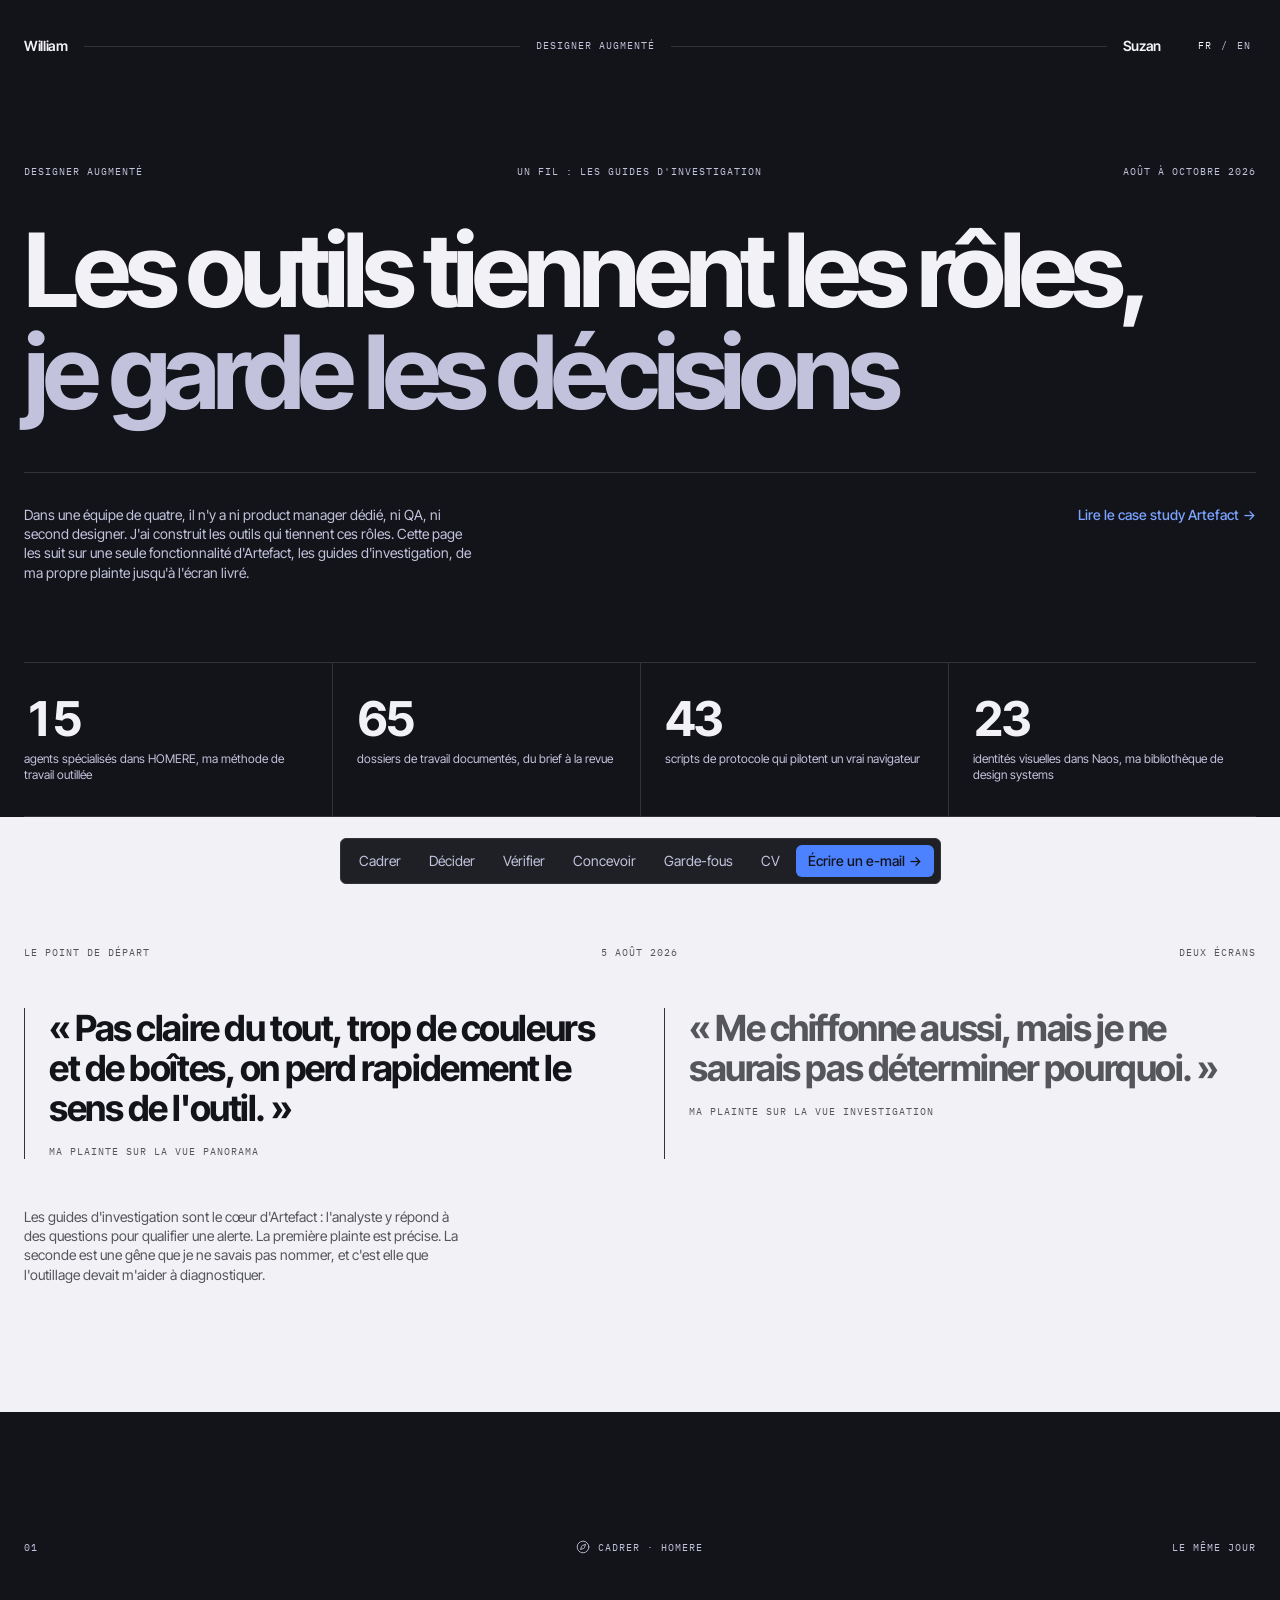
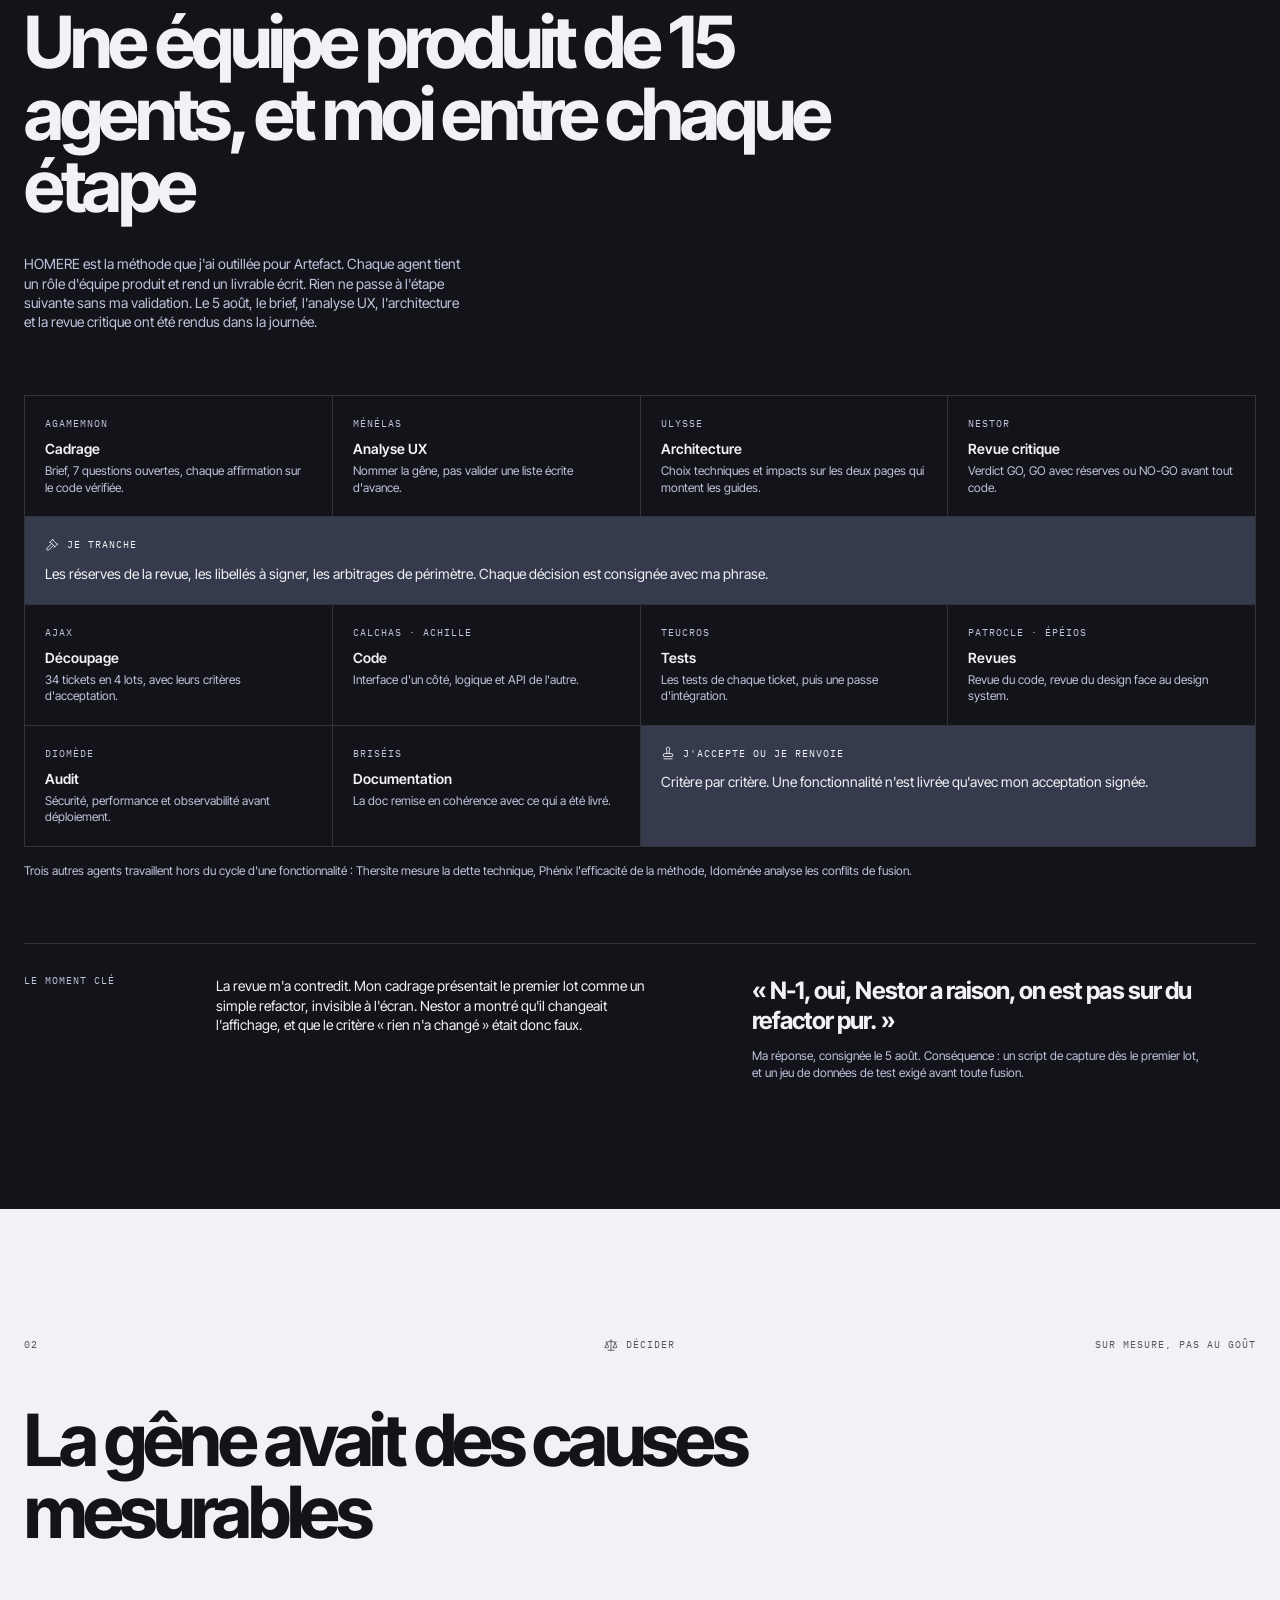
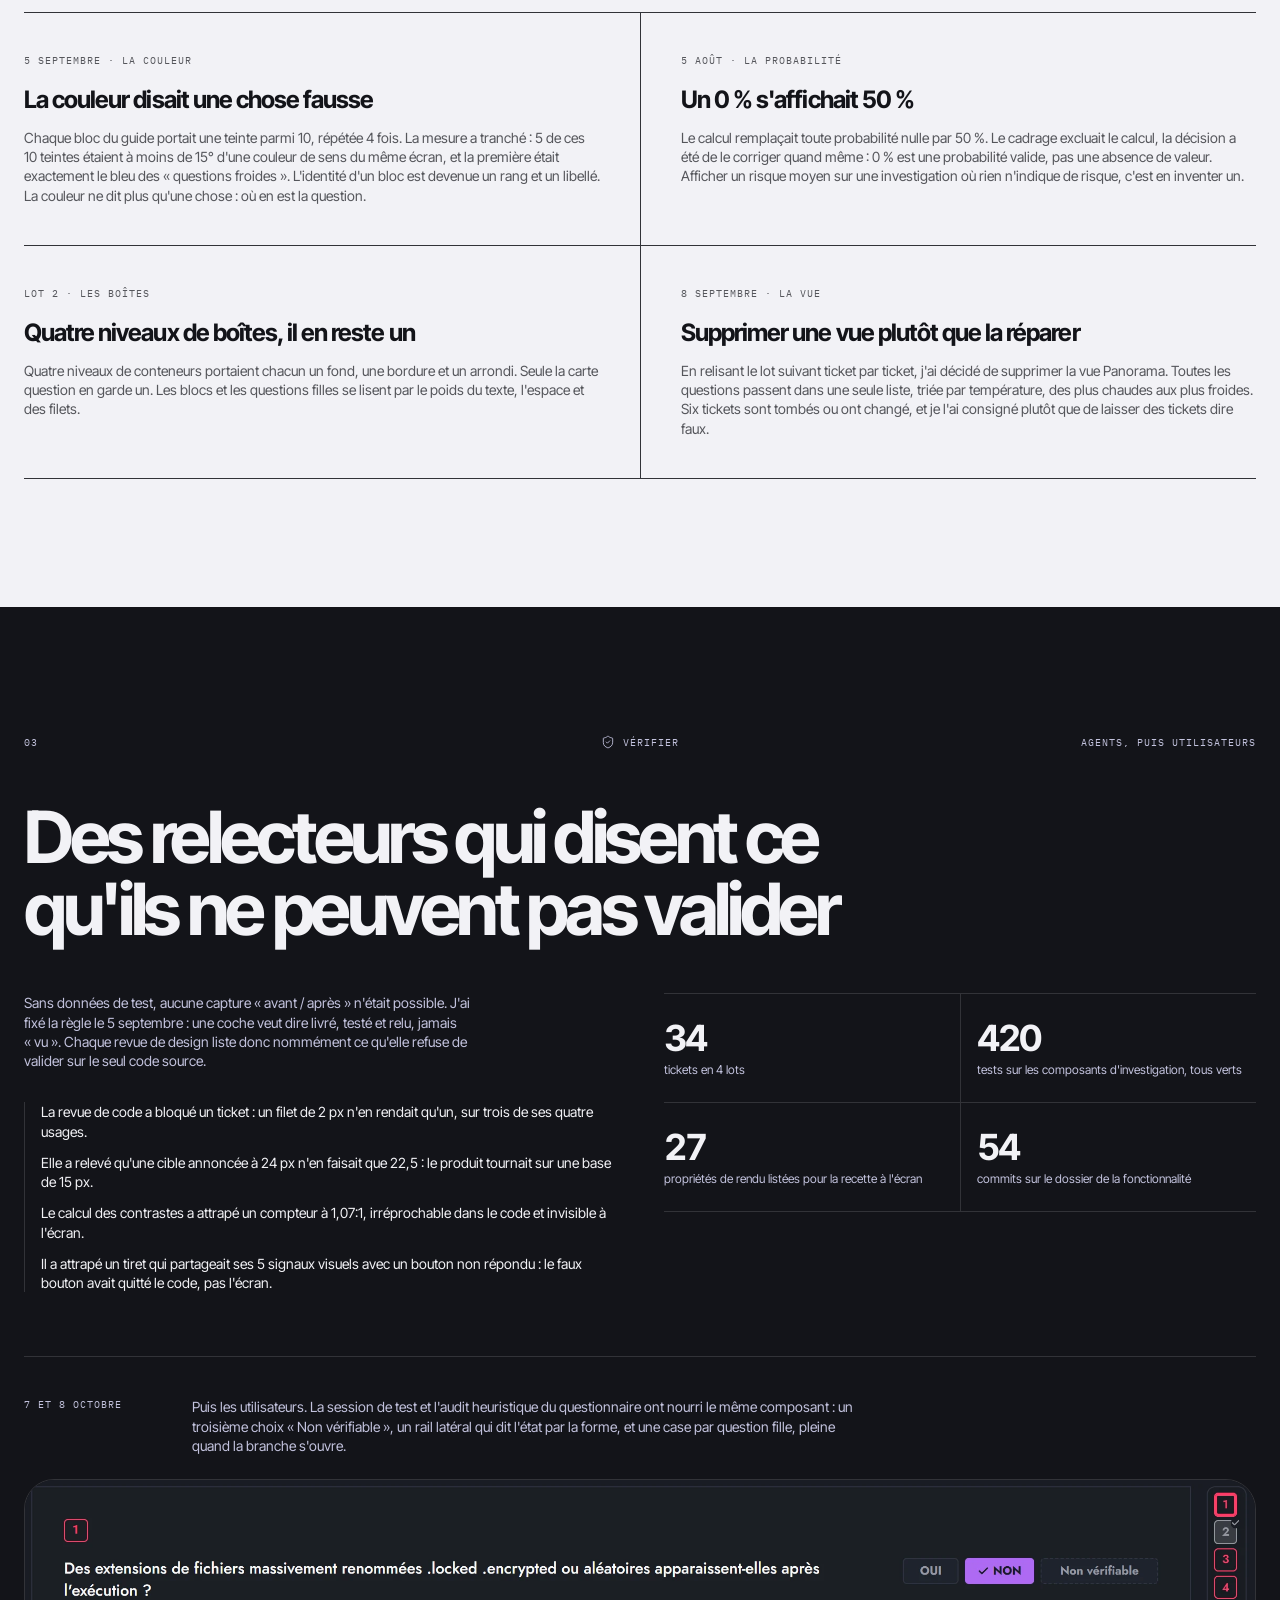
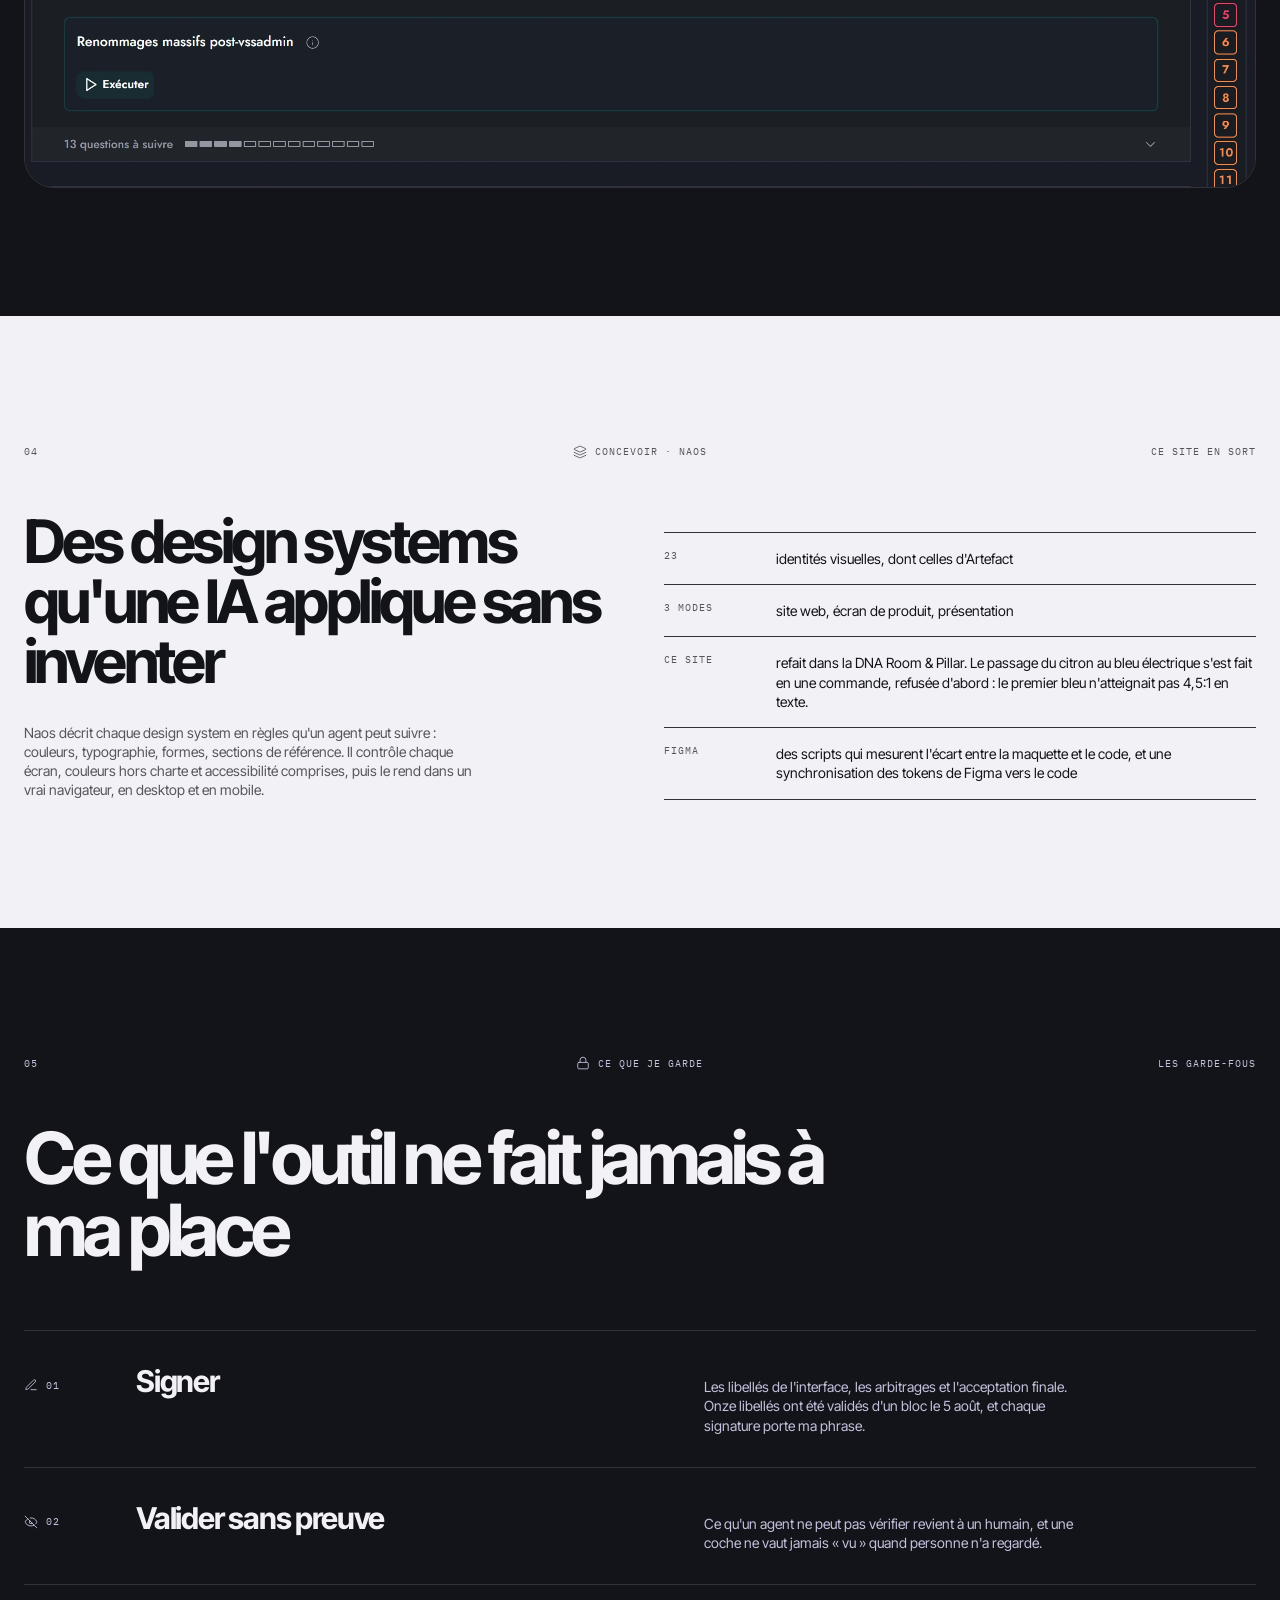
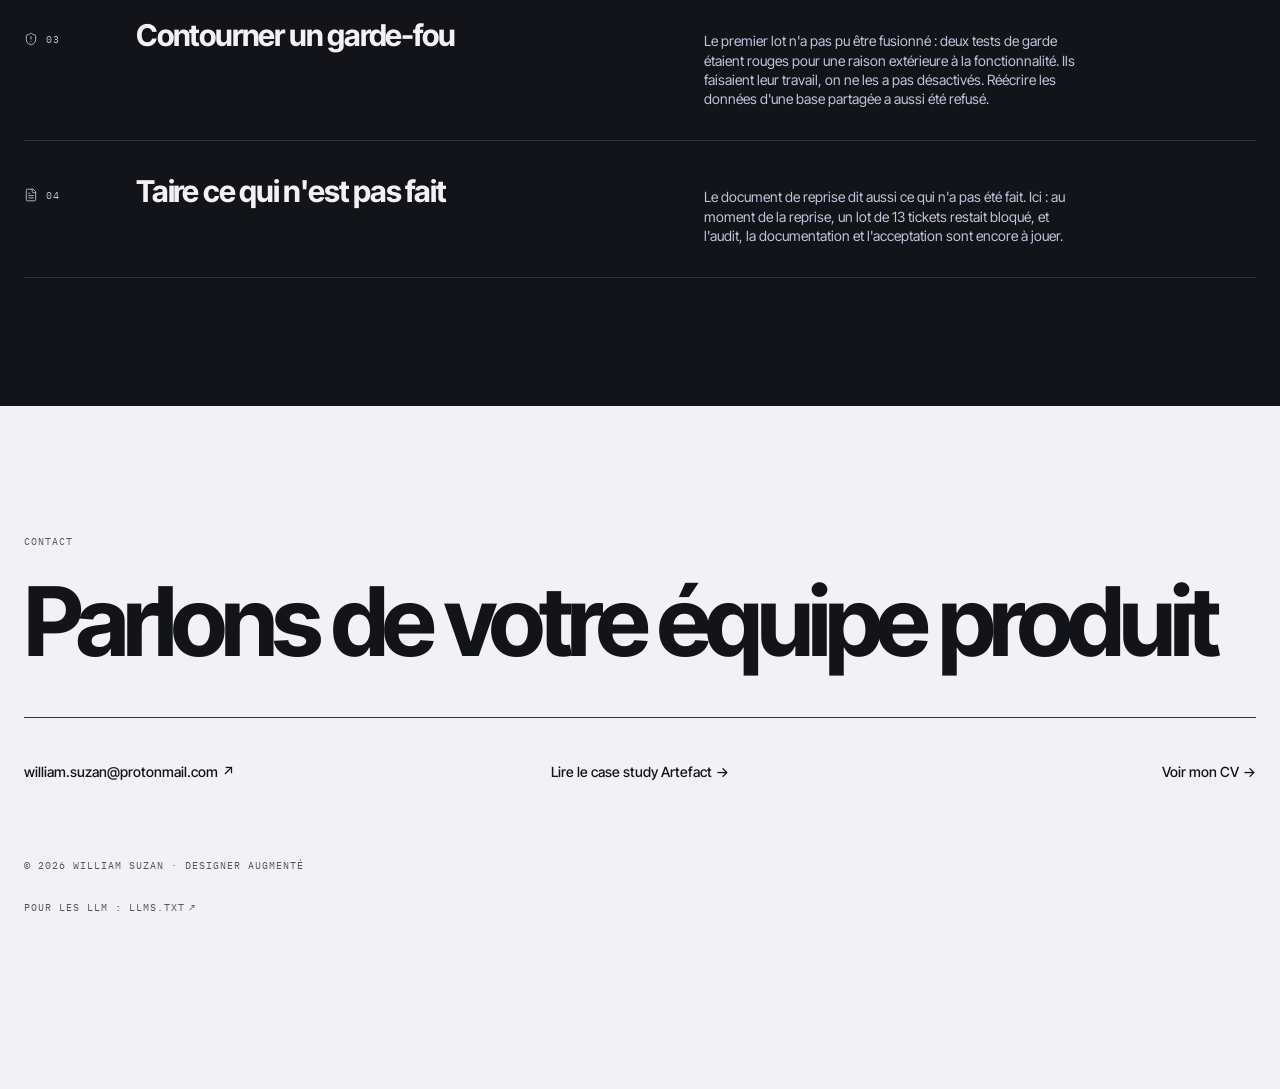
<file: designer-augmente.html>
<!DOCTYPE html>
<html lang="fr"><head>
<meta charset="UTF-8">
<meta name="viewport" content="width=device-width, initial-scale=1.0">
<title>Designer augmenté · William Suzan</title>
<meta name="description" content="Comment William Suzan, Product Designer UX/UI, a outillé une équipe produit de quatre avec des agents IA, suivi sur une fonctionnalité réelle : les guides d'investigation d'Artefact.">
<meta name="theme-color" content="#131419">
<link rel="alternate" type="text/markdown" href="https://wllmszn.github.io/llms.txt" title="Résumé pour les LLM">
<link rel="canonical" href="https://wllmszn.github.io/designer-augmente.html">

<!-- Partage social -->
<meta property="og:type" content="article">
<meta property="og:url" content="https://wllmszn.github.io/designer-augmente.html">
<meta property="og:title" content="Designer augmenté · William Suzan">
<meta property="og:description" content="Comment William Suzan, Product Designer UX/UI, a outillé une équipe produit de quatre avec des agents IA, suivi sur une fonctionnalité réelle : les guides d'investigation d'Artefact.">
<meta property="og:locale" content="fr_FR">
<meta property="og:image" content="https://wllmszn.github.io/assets/og-cover.jpg">
<meta property="og:image:width" content="1200">
<meta property="og:image:height" content="630">
<meta property="og:image:alt" content="Dashboard Artefact : alertes classées par criticité">
<meta name="twitter:card" content="summary_large_image">
<meta name="twitter:title" content="Designer augmenté · William Suzan">
<meta name="twitter:description" content="Comment William Suzan, Product Designer UX/UI, a outillé une équipe produit de quatre avec des agents IA, suivi sur une fonctionnalité réelle : les guides d'investigation d'Artefact.">
<meta name="twitter:image" content="https://wllmszn.github.io/assets/og-cover.jpg">

<link rel="icon" href="data:image/svg+xml,&lt;svg xmlns='http://www.w3.org/2000/svg' viewBox='0 0 100 100'&gt;&lt;rect width='100' height='100' rx='22' fill='%23131419'/&gt;&lt;text x='50' y='70' font-family='Georgia,serif' font-size='60' fill='%234C82FF' text-anchor='middle'&gt;W&lt;/text&gt;&lt;/svg&gt;">

<link rel="preconnect" href="https://fonts.googleapis.com">
<link rel="preconnect" href="https://fonts.gstatic.com" crossorigin="">
<link href="https://fonts.googleapis.com/css2?family=Inter+Tight:wght@400;500;600;700&amp;family=IBM+Plex+Mono:wght@400;500&amp;display=swap" rel="stylesheet">
<link rel="stylesheet" href="assets/site.css">
</head>
<body class="min-h-screen bg-base text-ink font-body antialiased" data-title-fr="Designer augmenté · William Suzan" data-title-en="Augmented designer · William Suzan">
<a href="#main" class="sr-only focus:not-sr-only focus:absolute focus:left-4 focus:top-4 focus:z-50 rounded-ui bg-accent px-3 py-2 text-sm font-medium text-accent-ink" data-fr="Aller au contenu" data-en="Skip to content">Aller au contenu</a>

<header class="px-6 pt-6">
  <div class="mx-auto flex max-w-7xl items-center gap-4 font-display text-sm font-semibold tracking-tight">
    <a href="index.html" class="inline-flex min-h-11 shrink-0 items-center rounded-ui focus-visible:outline-none focus-visible:ring-2 focus-visible:ring-accent">William</a>
    <span class="h-px flex-1 bg-line" aria-hidden="true"></span>
    <span class="hidden shrink-0 font-mono text-[10px] font-normal uppercase tracking-widest text-muted sm:inline" data-fr="Designer augmenté" data-en="Augmented designer">Designer augmenté</span>
    <span class="hidden h-px flex-1 bg-line sm:block" aria-hidden="true"></span>
    <span class="shrink-0">Suzan</span>
    <div role="group" aria-label="Langue" data-en-aria-label="Language" class="ml-4 flex shrink-0 items-center gap-1 font-mono text-[10px] font-normal uppercase tracking-widest"><button type="button" id="lang-fr" aria-label="Français" aria-pressed="true" class="inline-flex min-h-11 min-w-6 items-center justify-center text-muted hover:text-ink aria-pressed:text-ink focus-visible:outline-none focus-visible:ring-2 focus-visible:ring-accent">FR</button><span class="text-muted" aria-hidden="true">/</span><button type="button" id="lang-en" aria-label="English" aria-pressed="false" class="inline-flex min-h-11 min-w-6 items-center justify-center text-muted hover:text-ink aria-pressed:text-ink focus-visible:outline-none focus-visible:ring-2 focus-visible:ring-accent">EN</button></div>
  </div>
</header>

<main id="main">
  <section class="px-6 pb-20 pt-16 md:pt-24">
    <div class="mx-auto max-w-7xl">
      <div class="mb-10 grid grid-cols-3 font-mono text-[10px] uppercase tracking-widest text-muted">
        <p data-fr="Designer augmenté" data-en="Augmented designer">Designer augmenté</p>
        <p class="text-center" data-fr="Un fil : les guides d'investigation" data-en="One thread: investigation guides">Un fil : les guides d'investigation</p>
        <p class="text-right" data-fr="Août à octobre 2026" data-en="August to October 2026">Août à octobre 2026</p>
      </div>
      <h1 class="font-display text-5xl font-bold leading-none tracking-[-0.06em] sm:text-7xl md:text-[8vw]" data-fr="
        &lt;span class=&quot;block&quot;&gt;Les outils tiennent les rôles,&lt;/span&gt;
        &lt;span class=&quot;block text-muted&quot;&gt;je garde les décisions&lt;/span&gt;
      " data-en="
        &lt;span class=&quot;block&quot;&gt;The tools fill the roles,&lt;/span&gt;
        &lt;span class=&quot;block text-muted&quot;&gt;I keep the decisions&lt;/span&gt;
      ">
        <span class="block">Les outils tiennent les rôles,</span>
        <span class="block text-muted">je garde les décisions</span>
      </h1>
      <div class="mt-12 grid gap-8 border-t border-line pt-8 md:grid-cols-[1fr_auto]">
        <p class="max-w-md text-sm leading-snug text-muted" data-fr="Dans une équipe de quatre, il n'y a ni product manager dédié, ni QA, ni second designer. J'ai construit les outils qui tiennent ces rôles. Cette page les suit sur une seule fonctionnalité d'Artefact, les guides d'investigation, de ma propre plainte jusqu'à l'écran livré." data-en="In a team of four, there is no dedicated product manager, no QA and no second designer. I built the tools that fill those roles. This page follows them through a single Artefact feature, the investigation guides, from my own complaint to the shipped screen.">Dans une équipe de quatre, il n'y a ni product manager dédié, ni QA, ni second designer. J'ai construit les outils qui tiennent ces rôles. Cette page les suit sur une seule fonctionnalité d'Artefact, les guides d'investigation, de ma propre plainte jusqu'à l'écran livré.</p>
        <a href="artefact.html" class="inline-flex min-h-11 items-start gap-1 rounded-ui text-sm font-medium text-accent focus-visible:outline-none focus-visible:ring-2 focus-visible:ring-accent" data-fr="Lire le case study Artefact &lt;span aria-hidden=&quot;true&quot;&gt;→&lt;/span&gt;" data-en="Read the Artefact case study &lt;span aria-hidden=&quot;true&quot;&gt;→&lt;/span&gt;">Lire le case study Artefact <span aria-hidden="true">→</span></a>
      </div>
    </div>
  </section>

  <section class="px-6" aria-label="Les outils en chiffres" data-en-aria-label="The tools in numbers">
    <div class="mx-auto grid max-w-7xl grid-cols-2 border-y border-line md:grid-cols-4">
      <div class="py-8 pr-6"><p class="whitespace-nowrap font-display text-4xl font-bold tracking-[-0.06em] tabular-nums md:text-5xl">15</p><p class="mt-2 text-xs leading-snug text-muted" data-fr="agents spécialisés dans HOMERE, ma méthode de travail outillée" data-en="specialised agents in HOMERE, my tooled working method">agents spécialisés dans HOMERE, ma méthode de travail outillée</p></div>
      <div class="border-l border-line px-6 py-8"><p class="whitespace-nowrap font-display text-4xl font-bold tracking-[-0.06em] tabular-nums md:text-5xl">65</p><p class="mt-2 text-xs leading-snug text-muted" data-fr="dossiers de travail documentés, du brief à la revue" data-en="documented work files, from brief to review">dossiers de travail documentés, du brief à la revue</p></div>
      <div class="border-t border-line py-8 pr-6 md:border-l md:border-t-0 md:pl-6"><p class="whitespace-nowrap font-display text-4xl font-bold tracking-[-0.06em] tabular-nums md:text-5xl">43</p><p class="mt-2 text-xs leading-snug text-muted" data-fr="scripts de protocole qui pilotent un vrai navigateur" data-en="protocol scripts that drive a real browser">scripts de protocole qui pilotent un vrai navigateur</p></div>
      <div class="border-l border-t border-line py-8 pl-6 md:border-t-0"><p class="whitespace-nowrap font-display text-4xl font-bold tracking-[-0.06em] tabular-nums md:text-5xl">23</p><p class="mt-2 text-xs leading-snug text-muted" data-fr="identités visuelles dans Naos, ma bibliothèque de design systems" data-en="visual identities in Naos, my design system library">identités visuelles dans Naos, ma bibliothèque de design systems</p></div>
    </div>
  </section>

  <section class="bg-paper px-6 py-24 text-inverse md:py-32" aria-labelledby="depart-titre">
    <div class="mx-auto max-w-7xl">
      <div class="mb-12 grid grid-cols-3 font-mono text-[10px] uppercase tracking-widest text-inverse/70"><p data-fr="Le point de départ" data-en="The starting point">Le point de départ</p><p class="text-center" data-fr="5 août 2026" data-en="5 August 2026">5 août 2026</p><p class="text-right" data-fr="Deux écrans" data-en="Two screens">Deux écrans</p></div>
      <h2 id="depart-titre" class="sr-only" data-fr="Le point de départ" data-en="The starting point">Le point de départ</h2>
      <div class="grid gap-12 md:grid-cols-2">
        <blockquote class="border-l border-line pl-6">
          <p class="font-display text-3xl font-bold leading-tight tracking-[-0.04em] md:text-4xl" data-fr="«&nbsp;Pas claire du tout, trop de couleurs et de boîtes, on perd rapidement le sens de l'outil.&nbsp;»" data-en="&quot;Not clear at all, too many colours and boxes, you quickly lose the point of the tool.&quot;">«&nbsp;Pas claire du tout, trop de couleurs et de boîtes, on perd rapidement le sens de l'outil.&nbsp;»</p>
          <footer class="mt-4 font-mono text-[10px] uppercase tracking-widest text-inverse/70" data-fr="Ma plainte sur la vue Panorama" data-en="My complaint about the Panorama view">Ma plainte sur la vue Panorama</footer>
        </blockquote>
        <blockquote class="border-l border-line pl-6">
          <p class="font-display text-3xl font-bold leading-tight tracking-[-0.04em] text-inverse/70 md:text-4xl" data-fr="«&nbsp;Me chiffonne aussi, mais je ne saurais pas déterminer pourquoi.&nbsp;»" data-en="&quot;Bothers me too, but I couldn't say why.&quot;">«&nbsp;Me chiffonne aussi, mais je ne saurais pas déterminer pourquoi.&nbsp;»</p>
          <footer class="mt-4 font-mono text-[10px] uppercase tracking-widest text-inverse/70" data-fr="Ma plainte sur la vue Investigation" data-en="My complaint about the Investigation view">Ma plainte sur la vue Investigation</footer>
        </blockquote>
      </div>
      <p class="mt-12 max-w-md text-sm leading-snug text-inverse/70" data-fr="Les guides d'investigation sont le cœur d'Artefact : l'analyste y répond à des questions pour qualifier une alerte. La première plainte est précise. La seconde est une gêne que je ne savais pas nommer, et c'est elle que l'outillage devait m'aider à diagnostiquer." data-en="Investigation guides are the heart of Artefact: analysts answer questions in them to qualify an alert. The first complaint is precise. The second is a discomfort I couldn't name, and that is what the tooling had to help me diagnose.">Les guides d'investigation sont le cœur d'Artefact : l'analyste y répond à des questions pour qualifier une alerte. La première plainte est précise. La seconde est une gêne que je ne savais pas nommer, et c'est elle que l'outillage devait m'aider à diagnostiquer.</p>
    </div>
  </section>

  <section id="cadrer" class="px-6 py-24 md:py-32" aria-labelledby="cadrer-titre">
    <div class="mx-auto max-w-7xl">
      <div class="mb-12 grid grid-cols-3 font-mono text-[10px] uppercase tracking-widest text-muted"><p>01</p><p class="text-center"><span class="inline-flex items-center gap-2"><svg class="size-3.5 shrink-0" aria-hidden="true" focusable="false" xmlns="http://www.w3.org/2000/svg" viewBox="0 0 24 24" fill="none" stroke="currentColor" stroke-width="1.5" stroke-linecap="round" stroke-linejoin="round"> <path d="m16.24 7.76-1.804 5.411a2 2 0 0 1-1.265 1.265L7.76 16.24l1.804-5.411a2 2 0 0 1 1.265-1.265z"></path> <circle cx="12" cy="12" r="10"></circle> </svg><span data-fr="Cadrer · HOMERE" data-en="Frame · HOMERE">Cadrer · HOMERE</span></span></p><p class="text-right" data-fr="Le même jour" data-en="The same day">Le même jour</p></div>
      <h2 id="cadrer-titre" class="max-w-4xl font-display text-4xl font-bold leading-none tracking-[-0.06em] md:text-7xl" data-fr="Une équipe produit de 15 agents, et moi entre chaque étape" data-en="A 15-agent product team, with me between every step">Une équipe produit de 15 agents, et moi entre chaque étape</h2>
      <p class="mt-8 max-w-md text-sm leading-snug text-muted" data-fr="HOMERE est la méthode que j'ai outillée pour Artefact. Chaque agent tient un rôle d'équipe produit et rend un livrable écrit. Rien ne passe à l'étape suivante sans ma validation. Le 5 août, le brief, l'analyse UX, l'architecture et la revue critique ont été rendus dans la journée." data-en="HOMERE is the method I tooled for Artefact. Each agent fills a product-team role and hands in a written deliverable. Nothing moves to the next step without my sign-off. On 5 August, the brief, the UX analysis, the architecture and the critical review were all delivered within the day.">HOMERE est la méthode que j'ai outillée pour Artefact. Chaque agent tient un rôle d'équipe produit et rend un livrable écrit. Rien ne passe à l'étape suivante sans ma validation. Le 5 août, le brief, l'analyse UX, l'architecture et la revue critique ont été rendus dans la journée.</p>

      <ol class="mt-16 grid gap-px border border-line bg-line sm:grid-cols-2 lg:grid-cols-4">
        <li class="bg-base p-5"><p class="font-mono text-[10px] uppercase tracking-widest text-muted" data-fr="Agamemnon" data-en="Agamemnon">Agamemnon</p><p class="mt-2 text-sm font-semibold" data-fr="Cadrage" data-en="Framing">Cadrage</p><p class="mt-1 text-xs leading-snug text-muted" data-fr="Brief, 7 questions ouvertes, chaque affirmation sur le code vérifiée." data-en="Brief, 7 open questions, every claim about the code checked.">Brief, 7 questions ouvertes, chaque affirmation sur le code vérifiée.</p></li>
        <li class="bg-base p-5"><p class="font-mono text-[10px] uppercase tracking-widest text-muted" data-fr="Ménélas" data-en="Menelaus">Ménélas</p><p class="mt-2 text-sm font-semibold" data-fr="Analyse UX" data-en="UX analysis">Analyse UX</p><p class="mt-1 text-xs leading-snug text-muted" data-fr="Nommer la gêne, pas valider une liste écrite d'avance." data-en="Name the discomfort, don't rubber-stamp a list written in advance.">Nommer la gêne, pas valider une liste écrite d'avance.</p></li>
        <li class="bg-base p-5"><p class="font-mono text-[10px] uppercase tracking-widest text-muted" data-fr="Ulysse" data-en="Ulysses">Ulysse</p><p class="mt-2 text-sm font-semibold" data-fr="Architecture" data-en="Architecture">Architecture</p><p class="mt-1 text-xs leading-snug text-muted" data-fr="Choix techniques et impacts sur les deux pages qui montent les guides." data-en="Technical choices and their impact on the two pages that host the guides.">Choix techniques et impacts sur les deux pages qui montent les guides.</p></li>
        <li class="bg-base p-5"><p class="font-mono text-[10px] uppercase tracking-widest text-muted" data-fr="Nestor" data-en="Nestor">Nestor</p><p class="mt-2 text-sm font-semibold" data-fr="Revue critique" data-en="Critical review">Revue critique</p><p class="mt-1 text-xs leading-snug text-muted" data-fr="Verdict GO, GO avec réserves ou NO-GO avant tout code." data-en="A GO, GO-with-reservations or NO-GO verdict before any code.">Verdict GO, GO avec réserves ou NO-GO avant tout code.</p></li>
        <li class="bg-accent/10 p-5 sm:col-span-2 lg:col-span-4"><p class="font-mono text-[10px] uppercase tracking-widest text-ink"><span class="inline-flex items-center gap-2"><svg class="size-3.5 shrink-0" aria-hidden="true" focusable="false" xmlns="http://www.w3.org/2000/svg" viewBox="0 0 24 24" fill="none" stroke="currentColor" stroke-width="1.5" stroke-linecap="round" stroke-linejoin="round"> <path d="m14.5 12.5-8 8a2.119 2.119 0 1 1-3-3l8-8"></path> <path d="m16 16 6-6"></path> <path d="m8 8 6-6"></path> <path d="m9 7 8 8"></path> <path d="m21 11-8-8"></path> </svg><span data-fr="Je tranche" data-en="I decide">Je tranche</span></span></p><p class="mt-2 text-sm" data-fr="Les réserves de la revue, les libellés à signer, les arbitrages de périmètre. Chaque décision est consignée avec ma phrase." data-en="The review's reservations, the labels to sign off, the scope trade-offs. Every decision is recorded in my own words.">Les réserves de la revue, les libellés à signer, les arbitrages de périmètre. Chaque décision est consignée avec ma phrase.</p></li>
        <li class="bg-base p-5"><p class="font-mono text-[10px] uppercase tracking-widest text-muted" data-fr="Ajax" data-en="Ajax">Ajax</p><p class="mt-2 text-sm font-semibold" data-fr="Découpage" data-en="Breakdown">Découpage</p><p class="mt-1 text-xs leading-snug text-muted" data-fr="34 tickets en 4 lots, avec leurs critères d'acceptation." data-en="34 tickets in 4 batches, with their acceptance criteria.">34 tickets en 4 lots, avec leurs critères d'acceptation.</p></li>
        <li class="bg-base p-5"><p class="font-mono text-[10px] uppercase tracking-widest text-muted" data-fr="Calchas · Achille" data-en="Calchas · Achilles">Calchas · Achille</p><p class="mt-2 text-sm font-semibold" data-fr="Code" data-en="Code">Code</p><p class="mt-1 text-xs leading-snug text-muted" data-fr="Interface d'un côté, logique et API de l'autre." data-en="Interface on one side, logic and API on the other.">Interface d'un côté, logique et API de l'autre.</p></li>
        <li class="bg-base p-5"><p class="font-mono text-[10px] uppercase tracking-widest text-muted" data-fr="Teucros" data-en="Teucer">Teucros</p><p class="mt-2 text-sm font-semibold" data-fr="Tests" data-en="Tests">Tests</p><p class="mt-1 text-xs leading-snug text-muted" data-fr="Les tests de chaque ticket, puis une passe d'intégration." data-en="Tests for each ticket, then an integration pass.">Les tests de chaque ticket, puis une passe d'intégration.</p></li>
        <li class="bg-base p-5"><p class="font-mono text-[10px] uppercase tracking-widest text-muted" data-fr="Patrocle · Épéios" data-en="Patroclus · Epeius">Patrocle · Épéios</p><p class="mt-2 text-sm font-semibold" data-fr="Revues" data-en="Reviews">Revues</p><p class="mt-1 text-xs leading-snug text-muted" data-fr="Revue du code, revue du design face au design system." data-en="Code review, and design review against the design system.">Revue du code, revue du design face au design system.</p></li>
        <li class="bg-base p-5"><p class="font-mono text-[10px] uppercase tracking-widest text-muted" data-fr="Diomède" data-en="Diomedes">Diomède</p><p class="mt-2 text-sm font-semibold" data-fr="Audit" data-en="Audit">Audit</p><p class="mt-1 text-xs leading-snug text-muted" data-fr="Sécurité, performance et observabilité avant déploiement." data-en="Security, performance and observability before deployment.">Sécurité, performance et observabilité avant déploiement.</p></li>
        <li class="bg-base p-5"><p class="font-mono text-[10px] uppercase tracking-widest text-muted" data-fr="Briséis" data-en="Briseis">Briséis</p><p class="mt-2 text-sm font-semibold" data-fr="Documentation" data-en="Documentation">Documentation</p><p class="mt-1 text-xs leading-snug text-muted" data-fr="La doc remise en cohérence avec ce qui a été livré." data-en="Docs brought back in line with what shipped.">La doc remise en cohérence avec ce qui a été livré.</p></li>
        <li class="bg-accent/10 p-5 sm:col-span-2"><p class="font-mono text-[10px] uppercase tracking-widest text-ink"><span class="inline-flex items-center gap-2"><svg class="size-3.5 shrink-0" aria-hidden="true" focusable="false" xmlns="http://www.w3.org/2000/svg" viewBox="0 0 24 24" fill="none" stroke="currentColor" stroke-width="1.5" stroke-linecap="round" stroke-linejoin="round"> <path d="M5 22h14"></path> <path d="M19.27 13.73A2.5 2.5 0 0 0 17.5 13h-11A2.5 2.5 0 0 0 4 15.5V17a1 1 0 0 0 1 1h14a1 1 0 0 0 1-1v-1.5c0-.66-.26-1.3-.73-1.77Z"></path> <path d="M14 13V8.5C14 7 15 7 15 5a3 3 0 0 0-3-3c-1.66 0-3 1-3 3s1 2 1 3.5V13"></path> </svg><span data-fr="J'accepte ou je renvoie" data-en="I accept or send back">J'accepte ou je renvoie</span></span></p><p class="mt-2 text-sm" data-fr="Critère par critère. Une fonctionnalité n'est livrée qu'avec mon acceptation signée." data-en="Criterion by criterion. A feature only ships with my signed acceptance.">Critère par critère. Une fonctionnalité n'est livrée qu'avec mon acceptation signée.</p></li>
      </ol>
      <p class="mt-4 text-xs leading-snug text-muted" data-fr="Trois autres agents travaillent hors du cycle d'une fonctionnalité : Thersite mesure la dette technique, Phénix l'efficacité de la méthode, Idoménée analyse les conflits de fusion." data-en="Three more agents work outside the feature cycle: Thersites measures technical debt, Phoenix the method's efficiency, Idomeneus analyses merge conflicts.">Trois autres agents travaillent hors du cycle d'une fonctionnalité : Thersite mesure la dette technique, Phénix l'efficacité de la méthode, Idoménée analyse les conflits de fusion.</p>

      <div class="mt-16 grid gap-8 border-t border-line pt-8 md:grid-cols-[10rem_1fr_1fr]">
        <h3 class="font-mono text-[10px] font-normal uppercase tracking-widest text-muted" data-fr="Le moment clé" data-en="The key moment">Le moment clé</h3>
        <p class="max-w-md text-sm leading-snug" data-fr="La revue m'a contredit. Mon cadrage présentait le premier lot comme un simple refactor, invisible à l'écran. Nestor a montré qu'il changeait l'affichage, et que le critère «&nbsp;rien n'a changé&nbsp;» était donc faux." data-en="The review proved me wrong. My framing described the first batch as a plain refactor, invisible on screen. Nestor showed that it changed the display, so the &quot;nothing has changed&quot; criterion was false.">La revue m'a contredit. Mon cadrage présentait le premier lot comme un simple refactor, invisible à l'écran. Nestor a montré qu'il changeait l'affichage, et que le critère «&nbsp;rien n'a changé&nbsp;» était donc faux.</p>
        <div>
          <p class="max-w-md font-display text-2xl font-bold leading-tight tracking-[-0.04em]" data-fr="«&nbsp;N-1, oui, Nestor a raison, on est pas sur du refactor pur.&nbsp;»" data-en="&quot;N-1, yes, Nestor is right, this isn't a pure refactor.&quot;">«&nbsp;N-1, oui, Nestor a raison, on est pas sur du refactor pur.&nbsp;»</p>
          <p class="mt-3 max-w-md text-xs leading-snug text-muted" data-fr="Ma réponse, consignée le 5 août. Conséquence : un script de capture dès le premier lot, et un jeu de données de test exigé avant toute fusion." data-en="My reply, recorded on 5 August. As a result: a capture script from the first batch, and a test dataset required before any merge.">Ma réponse, consignée le 5 août. Conséquence : un script de capture dès le premier lot, et un jeu de données de test exigé avant toute fusion.</p>
        </div>
      </div>
    </div>
  </section>

  <section id="decider" class="bg-paper px-6 py-24 text-inverse md:py-32" aria-labelledby="decider-titre">
    <div class="mx-auto max-w-7xl">
      <div class="mb-12 grid grid-cols-3 font-mono text-[10px] uppercase tracking-widest text-inverse/70"><p>02</p><p class="text-center"><span class="inline-flex items-center gap-2"><svg class="size-3.5 shrink-0" aria-hidden="true" focusable="false" xmlns="http://www.w3.org/2000/svg" viewBox="0 0 24 24" fill="none" stroke="currentColor" stroke-width="1.5" stroke-linecap="round" stroke-linejoin="round"> <path d="m16 16 3-8 3 8c-.87.65-1.92 1-3 1s-2.13-.35-3-1Z"></path> <path d="m2 16 3-8 3 8c-.87.65-1.92 1-3 1s-2.13-.35-3-1Z"></path> <path d="M7 21h10"></path> <path d="M12 3v18"></path> <path d="M3 7h2c2 0 5-1 7-2 2 1 5 2 7 2h2"></path> </svg><span data-fr="Décider" data-en="Decide">Décider</span></span></p><p class="text-right" data-fr="Sur mesure, pas au goût" data-en="On measurement, not taste">Sur mesure, pas au goût</p></div>
      <h2 id="decider-titre" class="max-w-4xl font-display text-4xl font-bold leading-none tracking-[-0.06em] md:text-7xl" data-fr="La gêne avait des causes mesurables" data-en="The discomfort had measurable causes">La gêne avait des causes mesurables</h2>
      <ul class="mt-16 grid border-t border-line md:grid-cols-2">
        <li class="border-b border-line py-10 md:pr-10">
          <p class="font-mono text-[10px] uppercase tracking-widest text-inverse/70" data-fr="5 septembre · La couleur" data-en="5 September · Colour">5 septembre · La couleur</p>
          <h3 class="mt-4 font-display text-2xl font-bold tracking-[-0.04em]" data-fr="La couleur disait une chose fausse" data-en="The colour said something false">La couleur disait une chose fausse</h3>
          <p class="mt-3 text-sm leading-snug text-inverse/70" data-fr="Chaque bloc du guide portait une teinte parmi 10, répétée 4 fois. La mesure a tranché : 5 de ces 10 teintes étaient à moins de 15° d'une couleur de sens du même écran, et la première était exactement le bleu des «&nbsp;questions froides&nbsp;». L'identité d'un bloc est devenue un rang et un libellé. La couleur ne dit plus qu'une chose : où en est la question." data-en="Each guide block carried one of 10 hues, repeated 4 times. Measurement settled it: 5 of those 10 hues were within 15° of a meaningful colour on the same screen, and the first was exactly the blue of &quot;cold questions&quot;. A block's identity became a rank and a label. Colour now says one thing only: where the question stands.">Chaque bloc du guide portait une teinte parmi 10, répétée 4 fois. La mesure a tranché : 5 de ces 10 teintes étaient à moins de 15° d'une couleur de sens du même écran, et la première était exactement le bleu des «&nbsp;questions froides&nbsp;». L'identité d'un bloc est devenue un rang et un libellé. La couleur ne dit plus qu'une chose : où en est la question.</p>
        </li>
        <li class="border-b border-line py-10 md:border-l md:pl-10">
          <p class="font-mono text-[10px] uppercase tracking-widest text-inverse/70" data-fr="5 août · La probabilité" data-en="5 August · Probability">5 août · La probabilité</p>
          <h3 class="mt-4 font-display text-2xl font-bold tracking-[-0.04em]" data-fr="Un 0 % s'affichait 50 %" data-en="A 0% showed as 50%">Un 0 % s'affichait 50 %</h3>
          <p class="mt-3 text-sm leading-snug text-inverse/70" data-fr="Le calcul remplaçait toute probabilité nulle par 50 %. Le cadrage excluait le calcul, la décision a été de le corriger quand même : 0 % est une probabilité valide, pas une absence de valeur. Afficher un risque moyen sur une investigation où rien n'indique de risque, c'est en inventer un." data-en="The calculation replaced any zero probability with 50%. The framing excluded the calculation, and the decision was to fix it anyway: 0% is a valid probability, not a missing value. Showing a medium risk on an investigation where nothing points to risk is inventing one.">Le calcul remplaçait toute probabilité nulle par 50 %. Le cadrage excluait le calcul, la décision a été de le corriger quand même : 0 % est une probabilité valide, pas une absence de valeur. Afficher un risque moyen sur une investigation où rien n'indique de risque, c'est en inventer un.</p>
        </li>
        <li class="border-b border-line py-10 md:pr-10">
          <p class="font-mono text-[10px] uppercase tracking-widest text-inverse/70" data-fr="Lot 2 · Les boîtes" data-en="Batch 2 · Boxes">Lot 2 · Les boîtes</p>
          <h3 class="mt-4 font-display text-2xl font-bold tracking-[-0.04em]" data-fr="Quatre niveaux de boîtes, il en reste un" data-en="Four levels of boxes, one left">Quatre niveaux de boîtes, il en reste un</h3>
          <p class="mt-3 text-sm leading-snug text-inverse/70" data-fr="Quatre niveaux de conteneurs portaient chacun un fond, une bordure et un arrondi. Seule la carte question en garde un. Les blocs et les questions filles se lisent par le poids du texte, l'espace et des filets." data-en="Four levels of containers each carried a background, a border and rounded corners. Only the question card keeps one. Blocks and child questions now read through type weight, spacing and rules.">Quatre niveaux de conteneurs portaient chacun un fond, une bordure et un arrondi. Seule la carte question en garde un. Les blocs et les questions filles se lisent par le poids du texte, l'espace et des filets.</p>
        </li>
        <li class="border-b border-line py-10 md:border-l md:pl-10">
          <p class="font-mono text-[10px] uppercase tracking-widest text-inverse/70" data-fr="8 septembre · La vue" data-en="8 September · The view">8 septembre · La vue</p>
          <h3 class="mt-4 font-display text-2xl font-bold tracking-[-0.04em]" data-fr="Supprimer une vue plutôt que la réparer" data-en="Removing a view instead of fixing it">Supprimer une vue plutôt que la réparer</h3>
          <p class="mt-3 text-sm leading-snug text-inverse/70" data-fr="En relisant le lot suivant ticket par ticket, j'ai décidé de supprimer la vue Panorama. Toutes les questions passent dans une seule liste, triée par température, des plus chaudes aux plus froides. Six tickets sont tombés ou ont changé, et je l'ai consigné plutôt que de laisser des tickets dire faux." data-en="Reviewing the next batch ticket by ticket, I decided to remove the Panorama view. All questions move into a single list, sorted by temperature from hottest to coldest. Six tickets were dropped or changed, and I recorded it rather than leave tickets saying something false.">En relisant le lot suivant ticket par ticket, j'ai décidé de supprimer la vue Panorama. Toutes les questions passent dans une seule liste, triée par température, des plus chaudes aux plus froides. Six tickets sont tombés ou ont changé, et je l'ai consigné plutôt que de laisser des tickets dire faux.</p>
        </li>
      </ul>
    </div>
  </section>

  <section id="verifier" class="px-6 py-24 md:py-32" aria-labelledby="verifier-titre">
    <div class="mx-auto max-w-7xl">
      <div class="mb-12 grid grid-cols-3 font-mono text-[10px] uppercase tracking-widest text-muted"><p>03</p><p class="text-center"><span class="inline-flex items-center gap-2"><svg class="size-3.5 shrink-0" aria-hidden="true" focusable="false" xmlns="http://www.w3.org/2000/svg" viewBox="0 0 24 24" fill="none" stroke="currentColor" stroke-width="1.5" stroke-linecap="round" stroke-linejoin="round"> <path d="M20 13c0 5-3.5 7.5-7.66 8.95a1 1 0 0 1-.67-.01C7.5 20.5 4 18 4 13V6a1 1 0 0 1 1-1c2 0 4.5-1.2 6.24-2.72a1.17 1.17 0 0 1 1.52 0C14.51 3.81 17 5 19 5a1 1 0 0 1 1 1z"></path> <path d="m9 12 2 2 4-4"></path> </svg><span data-fr="Vérifier" data-en="Verify">Vérifier</span></span></p><p class="text-right" data-fr="Agents, puis utilisateurs" data-en="Agents, then users">Agents, puis utilisateurs</p></div>
      <h2 id="verifier-titre" class="max-w-4xl font-display text-4xl font-bold leading-none tracking-[-0.06em] md:text-7xl" data-fr="Des relecteurs qui disent ce qu'ils ne peuvent pas valider" data-en="Reviewers who say what they can't validate">Des relecteurs qui disent ce qu'ils ne peuvent pas valider</h2>
      <div class="mt-12 grid gap-12 md:grid-cols-2">
        <div>
          <p class="max-w-md text-sm leading-snug text-muted" data-fr="Sans données de test, aucune capture «&nbsp;avant / après&nbsp;» n'était possible. J'ai fixé la règle le 5 septembre : une coche veut dire livré, testé et relu, jamais «&nbsp;vu&nbsp;». Chaque revue de design liste donc nommément ce qu'elle refuse de valider sur le seul code source." data-en="Without test data, no before / after capture was possible. I set the rule on 5 September: a tick means shipped, tested and reviewed, never &quot;seen&quot;. So every design review names what it refuses to validate from source code alone.">Sans données de test, aucune capture «&nbsp;avant / après&nbsp;» n'était possible. J'ai fixé la règle le 5 septembre : une coche veut dire livré, testé et relu, jamais «&nbsp;vu&nbsp;». Chaque revue de design liste donc nommément ce qu'elle refuse de valider sur le seul code source.</p>
          <ul class="mt-8 space-y-3 border-l border-line pl-4 text-sm leading-snug">
            <li data-fr="La revue de code a bloqué un ticket : un filet de 2 px n'en rendait qu'un, sur trois de ses quatre usages." data-en="Code review blocked a ticket: a 2 px rule rendered at 1 px in three of its four uses.">La revue de code a bloqué un ticket : un filet de 2 px n'en rendait qu'un, sur trois de ses quatre usages.</li>
            <li data-fr="Elle a relevé qu'une cible annoncée à 24 px n'en faisait que 22,5 : le produit tournait sur une base de 15 px." data-en="It also caught a target specified at 24 px that measured only 22.5: the product ran on a 15 px base.">Elle a relevé qu'une cible annoncée à 24 px n'en faisait que 22,5 : le produit tournait sur une base de 15 px.</li>
            <li data-fr="Le calcul des contrastes a attrapé un compteur à 1,07:1, irréprochable dans le code et invisible à l'écran." data-en="Contrast calculation caught a counter at 1.07:1, flawless in code and invisible on screen.">Le calcul des contrastes a attrapé un compteur à 1,07:1, irréprochable dans le code et invisible à l'écran.</li>
            <li data-fr="Il a attrapé un tiret qui partageait ses 5 signaux visuels avec un bouton non répondu : le faux bouton avait quitté le code, pas l'écran." data-en="It caught a dash sharing all 5 visual signals with an unanswered button: the fake button had left the code, not the screen.">Il a attrapé un tiret qui partageait ses 5 signaux visuels avec un bouton non répondu : le faux bouton avait quitté le code, pas l'écran.</li>
          </ul>
        </div>
        <dl class="grid grid-cols-2 self-start border-t border-line">
          <div class="border-b border-line py-6 pr-4"><dt class="sr-only" data-fr="Tickets" data-en="Tickets">Tickets</dt><dd class="font-display text-4xl font-bold tracking-[-0.06em] tabular-nums">34</dd><dd class="mt-1 text-xs text-muted" data-fr="tickets en 4 lots" data-en="tickets in 4 batches">tickets en 4 lots</dd></div>
          <div class="border-b border-l border-line py-6 pl-4"><dt class="sr-only" data-fr="Tests" data-en="Tests">Tests</dt><dd class="font-display text-4xl font-bold tracking-[-0.06em] tabular-nums">420</dd><dd class="mt-1 text-xs text-muted" data-fr="tests sur les composants d'investigation, tous verts" data-en="tests on the investigation components, all green">tests sur les composants d'investigation, tous verts</dd></div>
          <div class="border-b border-line py-6 pr-4"><dt class="sr-only" data-fr="Propriétés" data-en="Properties">Propriétés</dt><dd class="font-display text-4xl font-bold tracking-[-0.06em] tabular-nums">27</dd><dd class="mt-1 text-xs text-muted" data-fr="propriétés de rendu listées pour la recette à l'écran" data-en="rendering properties listed for on-screen acceptance">propriétés de rendu listées pour la recette à l'écran</dd></div>
          <div class="border-b border-l border-line py-6 pl-4"><dt class="sr-only" data-fr="Commits" data-en="Commits">Commits</dt><dd class="font-display text-4xl font-bold tracking-[-0.06em] tabular-nums">54</dd><dd class="mt-1 text-xs text-muted" data-fr="commits sur le dossier de la fonctionnalité" data-en="commits on the feature's work file">commits sur le dossier de la fonctionnalité</dd></div>
        </dl>
      </div>
      <figure class="mt-16 border-t border-line pt-10">
        <figcaption class="mb-6 grid gap-2 md:grid-cols-[10rem_1fr]" data-fr="&lt;span class=&quot;font-mono text-[10px] uppercase tracking-widest text-muted&quot;&gt;7 et 8 octobre&lt;/span&gt;&lt;span class=&quot;max-w-2xl text-sm leading-snug text-muted&quot;&gt;Puis les utilisateurs. La session de test et l'audit heuristique du questionnaire ont nourri le même composant : un troisième choix «&nbsp;Non vérifiable&nbsp;», un rail latéral qui dit l'état par la forme, et une case par question fille, pleine quand la branche s'ouvre.&lt;/span&gt;" data-en="&lt;span class=&quot;font-mono text-[10px] uppercase tracking-widest text-muted&quot;&gt;7 and 8 October&lt;/span&gt;&lt;span class=&quot;max-w-2xl text-sm leading-snug text-muted&quot;&gt;Then users. The test session and the questionnaire's heuristic audit fed the same component: a third &quot;Can't verify&quot; choice, a side rail that shows state through shape, and one box per child question, filled when the branch opens.&lt;/span&gt;"><span class="font-mono text-[10px] uppercase tracking-widest text-muted">7 et 8 octobre</span><span class="max-w-2xl text-sm leading-snug text-muted">Puis les utilisateurs. La session de test et l'audit heuristique du questionnaire ont nourri le même composant : un troisième choix «&nbsp;Non vérifiable&nbsp;», un rail latéral qui dit l'état par la forme, et une case par question fille, pleine quand la branche s'ouvre.</span></figcaption>
        <img src="assets/composant-question.webp" alt="Carte question d'Artefact en production : réponses OUI, NON et Non vérifiable, requête liée, 13 questions à suivre et rail latéral numéroté" width="2340" height="584" loading="lazy" class="h-auto w-full rounded-card border border-line" data-en-alt="Artefact question card in production: YES, NO and Can't verify answers, linked query, 13 follow-up questions and numbered side rail">
      </figure>
    </div>
  </section>

  <section id="concevoir" class="bg-paper px-6 py-24 text-inverse md:py-32" aria-labelledby="concevoir-titre">
    <div class="mx-auto max-w-7xl">
      <div class="mb-12 grid grid-cols-3 font-mono text-[10px] uppercase tracking-widest text-inverse/70"><p>04</p><p class="text-center"><span class="inline-flex items-center gap-2"><svg class="size-3.5 shrink-0" aria-hidden="true" focusable="false" xmlns="http://www.w3.org/2000/svg" viewBox="0 0 24 24" fill="none" stroke="currentColor" stroke-width="1.5" stroke-linecap="round" stroke-linejoin="round"> <path d="m12.83 2.18a2 2 0 0 0-1.66 0L2.6 6.08a1 1 0 0 0 0 1.83l8.58 3.91a2 2 0 0 0 1.66 0l8.58-3.9a1 1 0 0 0 0-1.83Z"></path> <path d="m22 17.65-9.17 4.16a2 2 0 0 1-1.66 0L2 17.65"></path> <path d="m22 12.65-9.17 4.16a2 2 0 0 1-1.66 0L2 12.65"></path> </svg><span data-fr="Concevoir · Naos" data-en="Design · Naos">Concevoir · Naos</span></span></p><p class="text-right" data-fr="Ce site en sort" data-en="This site comes from it">Ce site en sort</p></div>
      <div class="grid gap-12 md:grid-cols-2">
        <div>
          <h2 id="concevoir-titre" class="font-display text-4xl font-bold leading-none tracking-[-0.06em] md:text-6xl" data-fr="Des design systems qu'une IA applique sans inventer" data-en="Design systems an AI applies without making things up">Des design systems qu'une IA applique sans inventer</h2>
          <p class="mt-8 max-w-md text-sm leading-snug text-inverse/70" data-fr="Naos décrit chaque design system en règles qu'un agent peut suivre : couleurs, typographie, formes, sections de référence. Il contrôle chaque écran, couleurs hors charte et accessibilité comprises, puis le rend dans un vrai navigateur, en desktop et en mobile." data-en="Naos describes each design system as rules an agent can follow: colours, typography, shapes, reference sections. It checks every screen, including off-palette colours and accessibility, then renders it in a real browser, on desktop and mobile.">Naos décrit chaque design system en règles qu'un agent peut suivre : couleurs, typographie, formes, sections de référence. Il contrôle chaque écran, couleurs hors charte et accessibilité comprises, puis le rend dans un vrai navigateur, en desktop et en mobile.</p>
        </div>
        <ul class="self-end border-t border-line text-sm leading-snug">
          <li class="grid grid-cols-[6rem_1fr] gap-4 border-b border-line py-4" data-fr="&lt;span class=&quot;font-mono text-[10px] uppercase tracking-widest text-inverse/70&quot;&gt;23&lt;/span&gt;&lt;span&gt;identités visuelles, dont celles d'Artefact&lt;/span&gt;" data-en="&lt;span class=&quot;font-mono text-[10px] uppercase tracking-widest text-inverse/70&quot;&gt;23&lt;/span&gt;&lt;span&gt;visual identities, including Artefact's&lt;/span&gt;"><span class="font-mono text-[10px] uppercase tracking-widest text-inverse/70">23</span><span>identités visuelles, dont celles d'Artefact</span></li>
          <li class="grid grid-cols-[6rem_1fr] gap-4 border-b border-line py-4" data-fr="&lt;span class=&quot;font-mono text-[10px] uppercase tracking-widest text-inverse/70&quot;&gt;3 modes&lt;/span&gt;&lt;span&gt;site web, écran de produit, présentation&lt;/span&gt;" data-en="&lt;span class=&quot;font-mono text-[10px] uppercase tracking-widest text-inverse/70&quot;&gt;3 modes&lt;/span&gt;&lt;span&gt;website, product screen, presentation&lt;/span&gt;"><span class="font-mono text-[10px] uppercase tracking-widest text-inverse/70">3 modes</span><span>site web, écran de produit, présentation</span></li>
          <li class="grid grid-cols-[6rem_1fr] gap-4 border-b border-line py-4" data-fr="&lt;span class=&quot;font-mono text-[10px] uppercase tracking-widest text-inverse/70&quot;&gt;Ce site&lt;/span&gt;&lt;span&gt;refait dans la DNA Room &amp;amp; Pillar. Le passage du citron au bleu électrique s'est fait en une commande, refusée d'abord : le premier bleu n'atteignait pas 4,5:1 en texte.&lt;/span&gt;" data-en="&lt;span class=&quot;font-mono text-[10px] uppercase tracking-widest text-inverse/70&quot;&gt;This site&lt;/span&gt;&lt;span&gt;rebuilt in the Room &amp;amp; Pillar DNA. Switching from lime to electric blue took one command, refused at first: the first blue didn't reach 4.5:1 as text.&lt;/span&gt;"><span class="font-mono text-[10px] uppercase tracking-widest text-inverse/70">Ce site</span><span>refait dans la DNA Room &amp; Pillar. Le passage du citron au bleu électrique s'est fait en une commande, refusée d'abord : le premier bleu n'atteignait pas 4,5:1 en texte.</span></li>
          <li class="grid grid-cols-[6rem_1fr] gap-4 border-b border-line py-4" data-fr="&lt;span class=&quot;font-mono text-[10px] uppercase tracking-widest text-inverse/70&quot;&gt;Figma&lt;/span&gt;&lt;span&gt;des scripts qui mesurent l'écart entre la maquette et le code, et une synchronisation des tokens de Figma vers le code&lt;/span&gt;" data-en="&lt;span class=&quot;font-mono text-[10px] uppercase tracking-widest text-inverse/70&quot;&gt;Figma&lt;/span&gt;&lt;span&gt;scripts that measure the gap between mock-up and code, and a sync of tokens from Figma to code&lt;/span&gt;"><span class="font-mono text-[10px] uppercase tracking-widest text-inverse/70">Figma</span><span>des scripts qui mesurent l'écart entre la maquette et le code, et une synchronisation des tokens de Figma vers le code</span></li>
        </ul>
      </div>
    </div>
  </section>

  <section id="garder" class="px-6 py-24 md:py-32" aria-labelledby="garder-titre">
    <div class="mx-auto max-w-7xl">
      <div class="mb-12 grid grid-cols-3 font-mono text-[10px] uppercase tracking-widest text-muted"><p>05</p><p class="text-center"><span class="inline-flex items-center gap-2"><svg class="size-3.5 shrink-0" aria-hidden="true" focusable="false" xmlns="http://www.w3.org/2000/svg" viewBox="0 0 24 24" fill="none" stroke="currentColor" stroke-width="1.5" stroke-linecap="round" stroke-linejoin="round"> <rect width="18" height="11" x="3" y="11" rx="2" ry="2"></rect> <path d="M7 11V7a5 5 0 0 1 10 0v4"></path> </svg><span data-fr="Ce que je garde" data-en="What I keep">Ce que je garde</span></span></p><p class="text-right" data-fr="Les garde-fous" data-en="The guardrails">Les garde-fous</p></div>
      <h2 id="garder-titre" class="max-w-4xl font-display text-4xl font-bold leading-none tracking-[-0.06em] md:text-7xl" data-fr="Ce que l'outil ne fait jamais à ma place" data-en="What the tool never does for me">Ce que l'outil ne fait jamais à ma place</h2>
      <ol class="mt-16 border-t border-line">
        <li class="grid gap-4 border-b border-line py-8 md:grid-cols-[6rem_1fr_1fr] md:items-baseline"><p class="font-mono text-[10px] uppercase tracking-widest text-muted"><span class="inline-flex items-center gap-2"><svg class="size-3.5 shrink-0" aria-hidden="true" focusable="false" xmlns="http://www.w3.org/2000/svg" viewBox="0 0 24 24" fill="none" stroke="currentColor" stroke-width="1.5" stroke-linecap="round" stroke-linejoin="round"> <path d="M12 20h9"></path> <path d="M16.376 3.622a1 1 0 0 1 3.002 3.002L7.368 18.635a2 2 0 0 1-.855.506l-2.872.838a.5.5 0 0 1-.62-.62l.838-2.872a2 2 0 0 1 .506-.854z"></path> </svg><span>01</span></span></p><h3 class="font-display text-2xl font-bold tracking-[-0.04em] md:text-3xl" data-fr="Signer" data-en="Signing off">Signer</h3><p class="max-w-sm text-sm leading-snug text-muted" data-fr="Les libellés de l'interface, les arbitrages et l'acceptation finale. Onze libellés ont été validés d'un bloc le 5 août, et chaque signature porte ma phrase." data-en="Interface labels, trade-offs and final acceptance. Eleven labels were approved together on 5 August, and every sign-off carries my own words.">Les libellés de l'interface, les arbitrages et l'acceptation finale. Onze libellés ont été validés d'un bloc le 5 août, et chaque signature porte ma phrase.</p></li>
        <li class="grid gap-4 border-b border-line py-8 md:grid-cols-[6rem_1fr_1fr] md:items-baseline"><p class="font-mono text-[10px] uppercase tracking-widest text-muted"><span class="inline-flex items-center gap-2"><svg class="size-3.5 shrink-0" aria-hidden="true" focusable="false" xmlns="http://www.w3.org/2000/svg" viewBox="0 0 24 24" fill="none" stroke="currentColor" stroke-width="1.5" stroke-linecap="round" stroke-linejoin="round"> <path d="M10.733 5.076a10.744 10.744 0 0 1 11.205 6.575 1 1 0 0 1 0 .696 10.747 10.747 0 0 1-1.444 2.49"></path> <path d="M14.084 14.158a3 3 0 0 1-4.242-4.242"></path> <path d="M17.479 17.499a10.75 10.75 0 0 1-15.417-5.151 1 1 0 0 1 0-.696 10.75 10.75 0 0 1 4.446-5.143"></path> <path d="m2 2 20 20"></path> </svg><span>02</span></span></p><h3 class="font-display text-2xl font-bold tracking-[-0.04em] md:text-3xl" data-fr="Valider sans preuve" data-en="Validating without evidence">Valider sans preuve</h3><p class="max-w-sm text-sm leading-snug text-muted" data-fr="Ce qu'un agent ne peut pas vérifier revient à un humain, et une coche ne vaut jamais «&nbsp;vu&nbsp;» quand personne n'a regardé." data-en="Whatever an agent can't check goes back to a human, and a tick never means &quot;seen&quot; when nobody looked.">Ce qu'un agent ne peut pas vérifier revient à un humain, et une coche ne vaut jamais «&nbsp;vu&nbsp;» quand personne n'a regardé.</p></li>
        <li class="grid gap-4 border-b border-line py-8 md:grid-cols-[6rem_1fr_1fr] md:items-baseline"><p class="font-mono text-[10px] uppercase tracking-widest text-muted"><span class="inline-flex items-center gap-2"><svg class="size-3.5 shrink-0" aria-hidden="true" focusable="false" xmlns="http://www.w3.org/2000/svg" viewBox="0 0 24 24" fill="none" stroke="currentColor" stroke-width="1.5" stroke-linecap="round" stroke-linejoin="round"> <path d="M20 13c0 5-3.5 7.5-7.66 8.95a1 1 0 0 1-.67-.01C7.5 20.5 4 18 4 13V6a1 1 0 0 1 1-1c2 0 4.5-1.2 6.24-2.72a1.17 1.17 0 0 1 1.52 0C14.51 3.81 17 5 19 5a1 1 0 0 1 1 1z"></path> <path d="M12 8v4"></path> <path d="M12 16h.01"></path> </svg><span>03</span></span></p><h3 class="font-display text-2xl font-bold tracking-[-0.04em] md:text-3xl" data-fr="Contourner un garde-fou" data-en="Bypassing a guardrail">Contourner un garde-fou</h3><p class="max-w-sm text-sm leading-snug text-muted" data-fr="Le premier lot n'a pas pu être fusionné : deux tests de garde étaient rouges pour une raison extérieure à la fonctionnalité. Ils faisaient leur travail, on ne les a pas désactivés. Réécrire les données d'une base partagée a aussi été refusé." data-en="The first batch couldn't be merged: two guard tests were red for a reason outside the feature. They were doing their job, so we didn't switch them off. Rewriting data in a shared database was refused too.">Le premier lot n'a pas pu être fusionné : deux tests de garde étaient rouges pour une raison extérieure à la fonctionnalité. Ils faisaient leur travail, on ne les a pas désactivés. Réécrire les données d'une base partagée a aussi été refusé.</p></li>
        <li class="grid gap-4 border-b border-line py-8 md:grid-cols-[6rem_1fr_1fr] md:items-baseline"><p class="font-mono text-[10px] uppercase tracking-widest text-muted"><span class="inline-flex items-center gap-2"><svg class="size-3.5 shrink-0" aria-hidden="true" focusable="false" xmlns="http://www.w3.org/2000/svg" viewBox="0 0 24 24" fill="none" stroke="currentColor" stroke-width="1.5" stroke-linecap="round" stroke-linejoin="round"> <path d="M15 2H6a2 2 0 0 0-2 2v16a2 2 0 0 0 2 2h12a2 2 0 0 0 2-2V7Z"></path> <path d="M14 2v4a2 2 0 0 0 2 2h4"></path> <path d="M10 9H8"></path> <path d="M16 13H8"></path> <path d="M16 17H8"></path> </svg><span>04</span></span></p><h3 class="font-display text-2xl font-bold tracking-[-0.04em] md:text-3xl" data-fr="Taire ce qui n'est pas fait" data-en="Hiding what isn't done">Taire ce qui n'est pas fait</h3><p class="max-w-sm text-sm leading-snug text-muted" data-fr="Le document de reprise dit aussi ce qui n'a pas été fait. Ici : au moment de la reprise, un lot de 13 tickets restait bloqué, et l'audit, la documentation et l'acceptation sont encore à jouer." data-en="The handover document also says what wasn't done. Here: at handover, a batch of 13 tickets was still blocked, and the audit, documentation and acceptance are still to come.">Le document de reprise dit aussi ce qui n'a pas été fait. Ici : au moment de la reprise, un lot de 13 tickets restait bloqué, et l'audit, la documentation et l'acceptation sont encore à jouer.</p></li>
      </ol>
    </div>
  </section>

  <section id="contact" class="bg-paper px-6 pb-40 pt-24 text-inverse md:pt-32" aria-labelledby="contact-titre">
    <div class="mx-auto max-w-7xl">
      <p class="mb-6 font-mono text-[10px] uppercase tracking-widest text-inverse/70" data-fr="Contact" data-en="Contact">Contact</p>
      <h2 id="contact-titre" class="font-display text-5xl font-bold leading-none tracking-[-0.06em] md:text-8xl" data-fr="Parlons de votre équipe produit" data-en="Let's talk about your product team">Parlons de votre équipe produit</h2>
      <div class="mt-12 grid gap-4 border-t border-line pt-8 text-sm font-medium md:grid-cols-3">
        <a href="mailto:william.suzan@protonmail.com" class="inline-flex min-h-11 items-center gap-1 break-all rounded-ui focus-visible:outline-none focus-visible:ring-2 focus-visible:ring-inverse" data-fr="william.suzan@protonmail.com &lt;span aria-hidden=&quot;true&quot;&gt;↗&lt;/span&gt;" data-en="william.suzan@protonmail.com &lt;span aria-hidden=&quot;true&quot;&gt;↗&lt;/span&gt;">william.suzan@protonmail.com <span aria-hidden="true">↗</span></a>
        <a href="artefact.html" class="inline-flex min-h-11 items-center gap-1 rounded-ui focus-visible:outline-none focus-visible:ring-2 focus-visible:ring-inverse md:justify-center" data-fr="Lire le case study Artefact &lt;span aria-hidden=&quot;true&quot;&gt;→&lt;/span&gt;" data-en="Read the Artefact case study &lt;span aria-hidden=&quot;true&quot;&gt;→&lt;/span&gt;">Lire le case study Artefact <span aria-hidden="true">→</span></a>
        <a href="index.html" class="inline-flex min-h-11 items-center gap-1 rounded-ui focus-visible:outline-none focus-visible:ring-2 focus-visible:ring-inverse md:justify-end" data-fr="Voir mon CV &lt;span aria-hidden=&quot;true&quot;&gt;→&lt;/span&gt;" data-en="View my résumé &lt;span aria-hidden=&quot;true&quot;&gt;→&lt;/span&gt;">Voir mon CV <span aria-hidden="true">→</span></a>
      </div>
      <p class="mt-16 font-mono text-[10px] uppercase tracking-widest text-inverse/70" data-fr="© 2026 William Suzan · Designer augmenté" data-en="© 2026 William Suzan · Augmented designer">© 2026 William Suzan · Designer augmenté</p>
      <p class="mt-3 font-mono text-[10px] uppercase tracking-widest text-inverse/70"><a href="llms.txt" class="inline-flex min-h-11 items-center gap-1 rounded-ui hover:underline focus-visible:outline-none focus-visible:ring-2 focus-visible:ring-accent" data-fr="Pour les LLM : llms.txt &lt;span aria-hidden=&quot;true&quot;&gt;↗&lt;/span&gt;" data-en="For LLMs: llms.txt &lt;span aria-hidden=&quot;true&quot;&gt;↗&lt;/span&gt;">Pour les LLM : llms.txt <span aria-hidden="true">↗</span></a></p>
    </div>
  </section>
</main>

<nav aria-label="Chapitres" class="fixed inset-x-0 bottom-4 z-40 flex justify-center px-4" data-en-aria-label="Chapters">
  <div class="flex items-center gap-1 rounded-ui border border-line bg-surface p-1.5 text-sm">
    <a href="#cadrer" class="hidden rounded-ui px-3 py-1.5 text-muted hover:text-ink focus-visible:outline-none focus-visible:ring-2 focus-visible:ring-accent md:block" data-fr="Cadrer" data-en="Frame">Cadrer</a>
    <a href="#decider" class="hidden rounded-ui px-3 py-1.5 text-muted hover:text-ink focus-visible:outline-none focus-visible:ring-2 focus-visible:ring-accent md:block" data-fr="Décider" data-en="Decide">Décider</a>
    <a href="#verifier" class="hidden rounded-ui px-3 py-1.5 text-muted hover:text-ink focus-visible:outline-none focus-visible:ring-2 focus-visible:ring-accent md:block" data-fr="Vérifier" data-en="Verify">Vérifier</a>
    <a href="#concevoir" class="hidden rounded-ui px-3 py-1.5 text-muted hover:text-ink focus-visible:outline-none focus-visible:ring-2 focus-visible:ring-accent md:block" data-fr="Concevoir" data-en="Design">Concevoir</a>
    <a href="#garder" class="hidden rounded-ui px-3 py-1.5 text-muted hover:text-ink focus-visible:outline-none focus-visible:ring-2 focus-visible:ring-accent md:block" data-fr="Garde-fous" data-en="Guardrails">Garde-fous</a>
    <a href="index.html" class="rounded-ui px-3 py-2.5 text-muted hover:text-ink focus-visible:outline-none focus-visible:ring-2 focus-visible:ring-accent md:py-1.5" data-fr="CV" data-en="Résumé">CV</a>
    <a href="mailto:william.suzan@protonmail.com" class="inline-flex items-center gap-1 rounded-ui bg-accent px-3 py-2.5 font-medium text-accent-ink focus-visible:outline-none focus-visible:ring-2 focus-visible:ring-ink md:py-1.5" data-fr="Écrire un e-mail &lt;span aria-hidden=&quot;true&quot;&gt;→&lt;/span&gt;" data-en="Send an email &lt;span aria-hidden=&quot;true&quot;&gt;→&lt;/span&gt;">Écrire un e-mail <span aria-hidden="true">→</span></a>
  </div>
</nav>
<script>
(function() {
  const btnFR = document.getElementById('lang-fr');
  const btnEN = document.getElementById('lang-en');

  // Les valeurs françaises des attributs sont mémorisées au premier passage.
  document.querySelectorAll('[data-en-alt]').forEach(el => el.setAttribute('data-fr-alt', el.getAttribute('alt')));
  document.querySelectorAll('[data-en-aria-label]').forEach(el => el.setAttribute('data-fr-aria-label', el.getAttribute('aria-label')));

  function setLang(lang) {
    document.querySelectorAll('[data-fr]').forEach(el => {
      // Garde-fou : un élément qui contient lui-même un [data-fr] détruirait
      // son enfant en réécrivant innerHTML. On laisse l'enfant se traduire seul.
      if (el.querySelector('[data-fr]')) return;
      el.innerHTML = el.getAttribute('data-' + lang);
    });
    document.querySelectorAll('[data-en-alt]').forEach(el => el.setAttribute('alt', el.getAttribute('data-' + lang + '-alt')));
    document.querySelectorAll('[data-en-aria-label]').forEach(el => el.setAttribute('aria-label', el.getAttribute('data-' + lang + '-aria-label')));
    document.title = document.body.getAttribute('data-title-' + lang);
    document.documentElement.lang = lang;
    // L'état actif est porté par aria-pressed, pas par la couleur seule (WCAG 1.4.1).
    btnFR.setAttribute('aria-pressed', String(lang === 'fr'));
    btnEN.setAttribute('aria-pressed', String(lang === 'en'));
    try { localStorage.setItem('ws-lang', lang); } catch (e) {}
  }

  btnFR.addEventListener('click', () => setLang('fr'));
  btnEN.addEventListener('click', () => setLang('en'));

  try {
    const saved = localStorage.getItem('ws-lang');
    if (saved === 'en' || saved === 'fr') setLang(saved);
  } catch (e) {}
})();
</script>


</body></html>
</file>
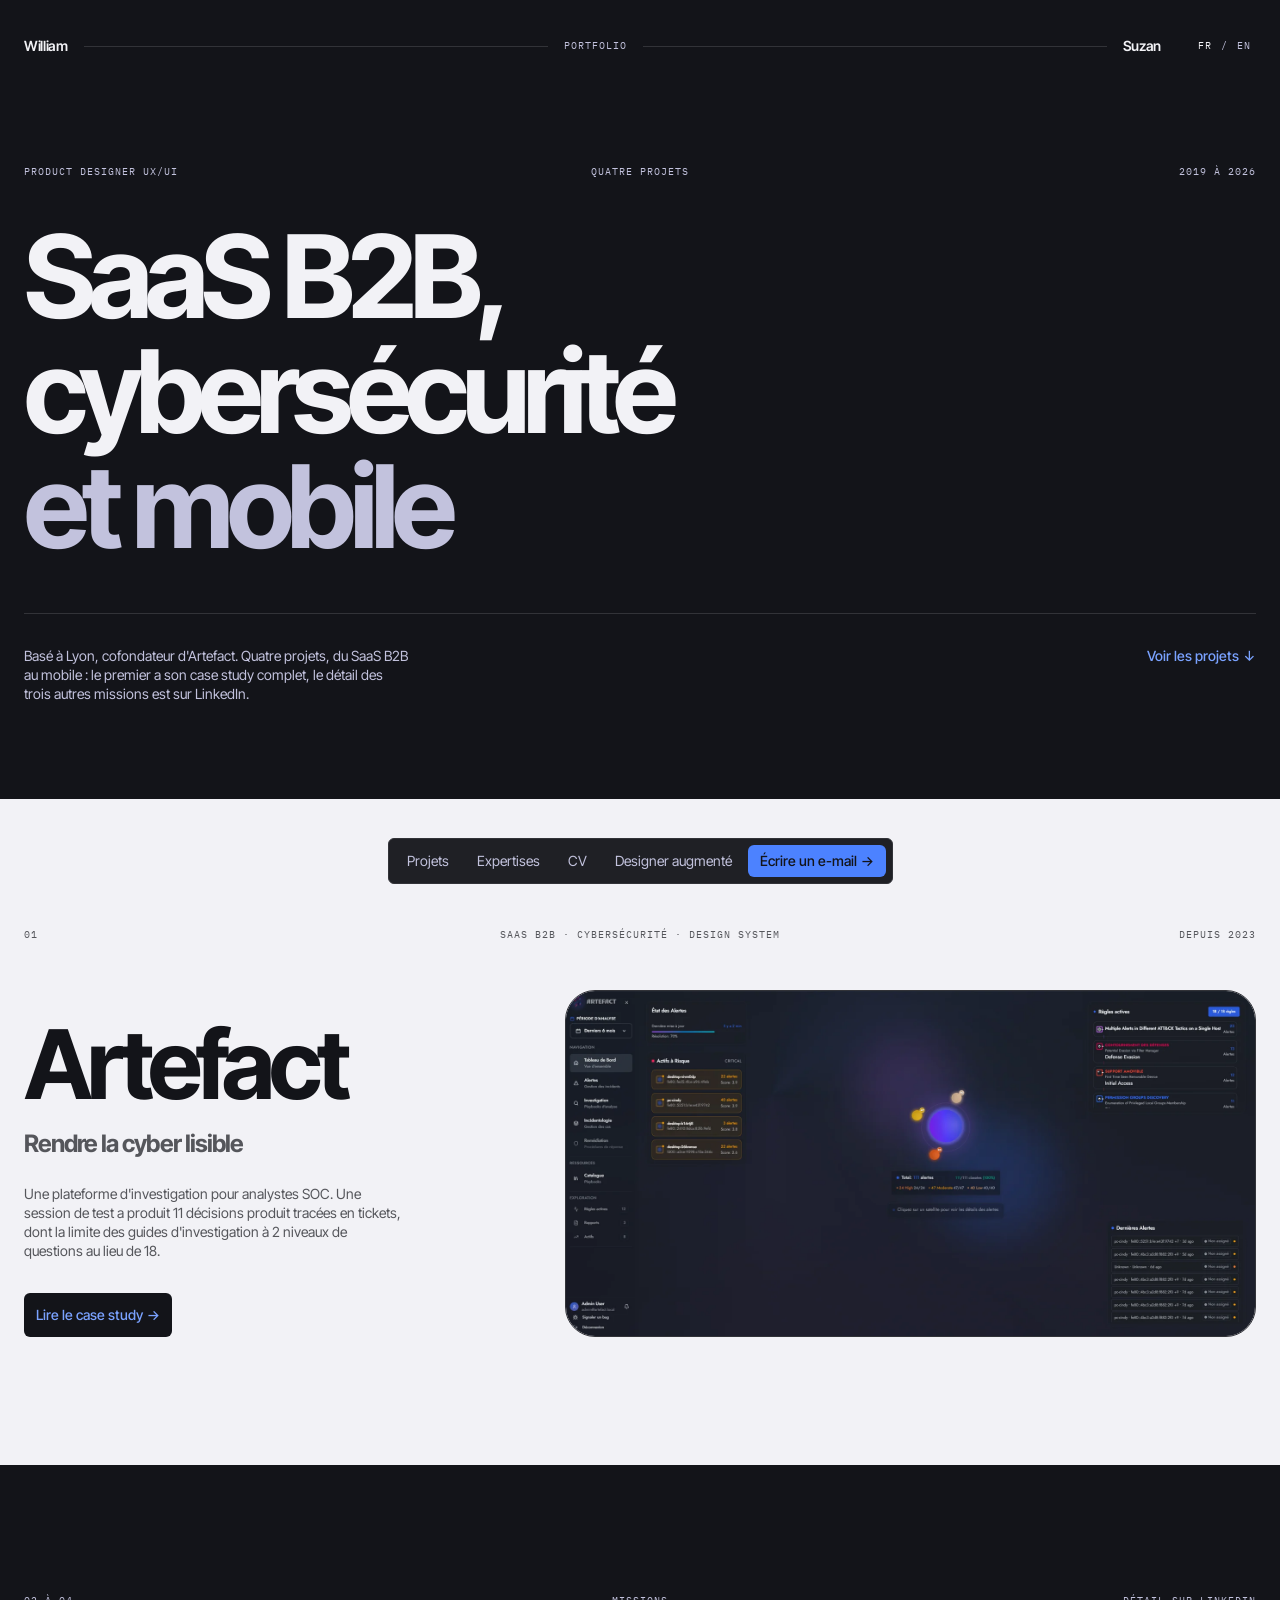
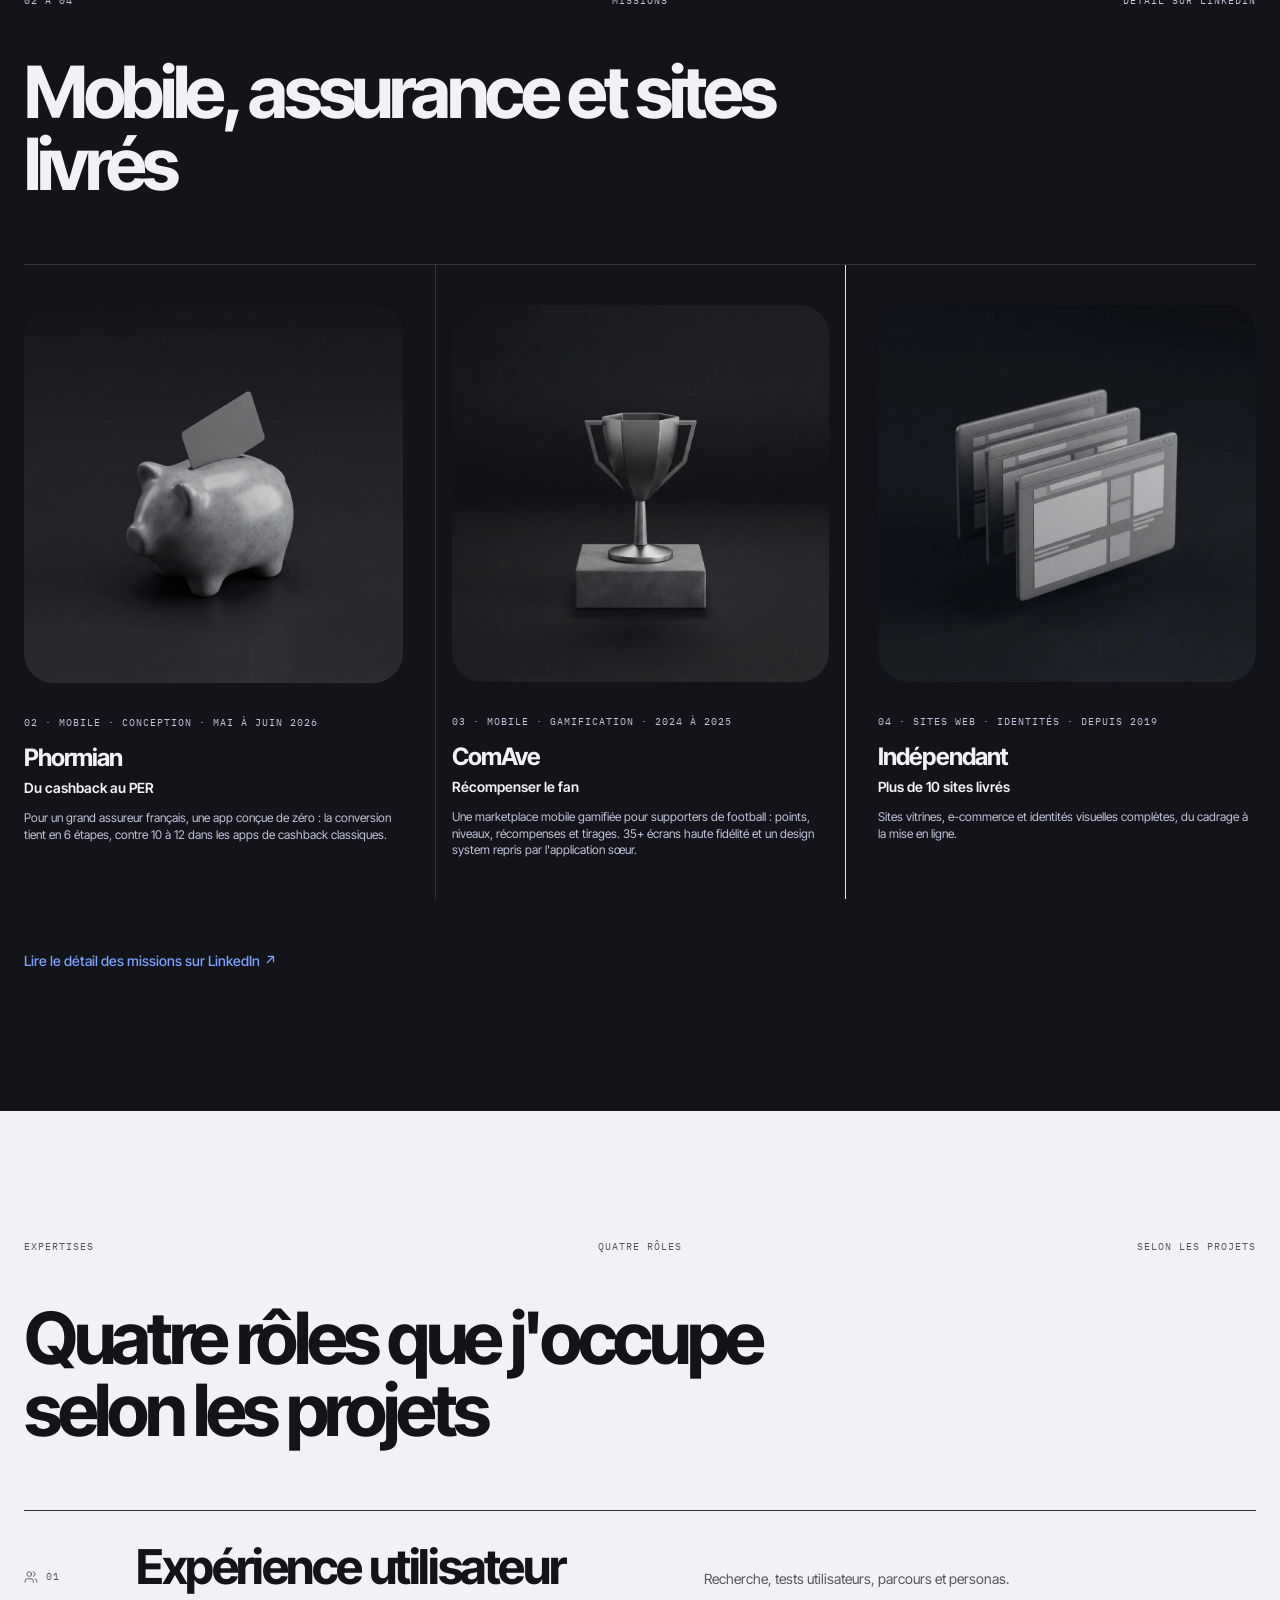
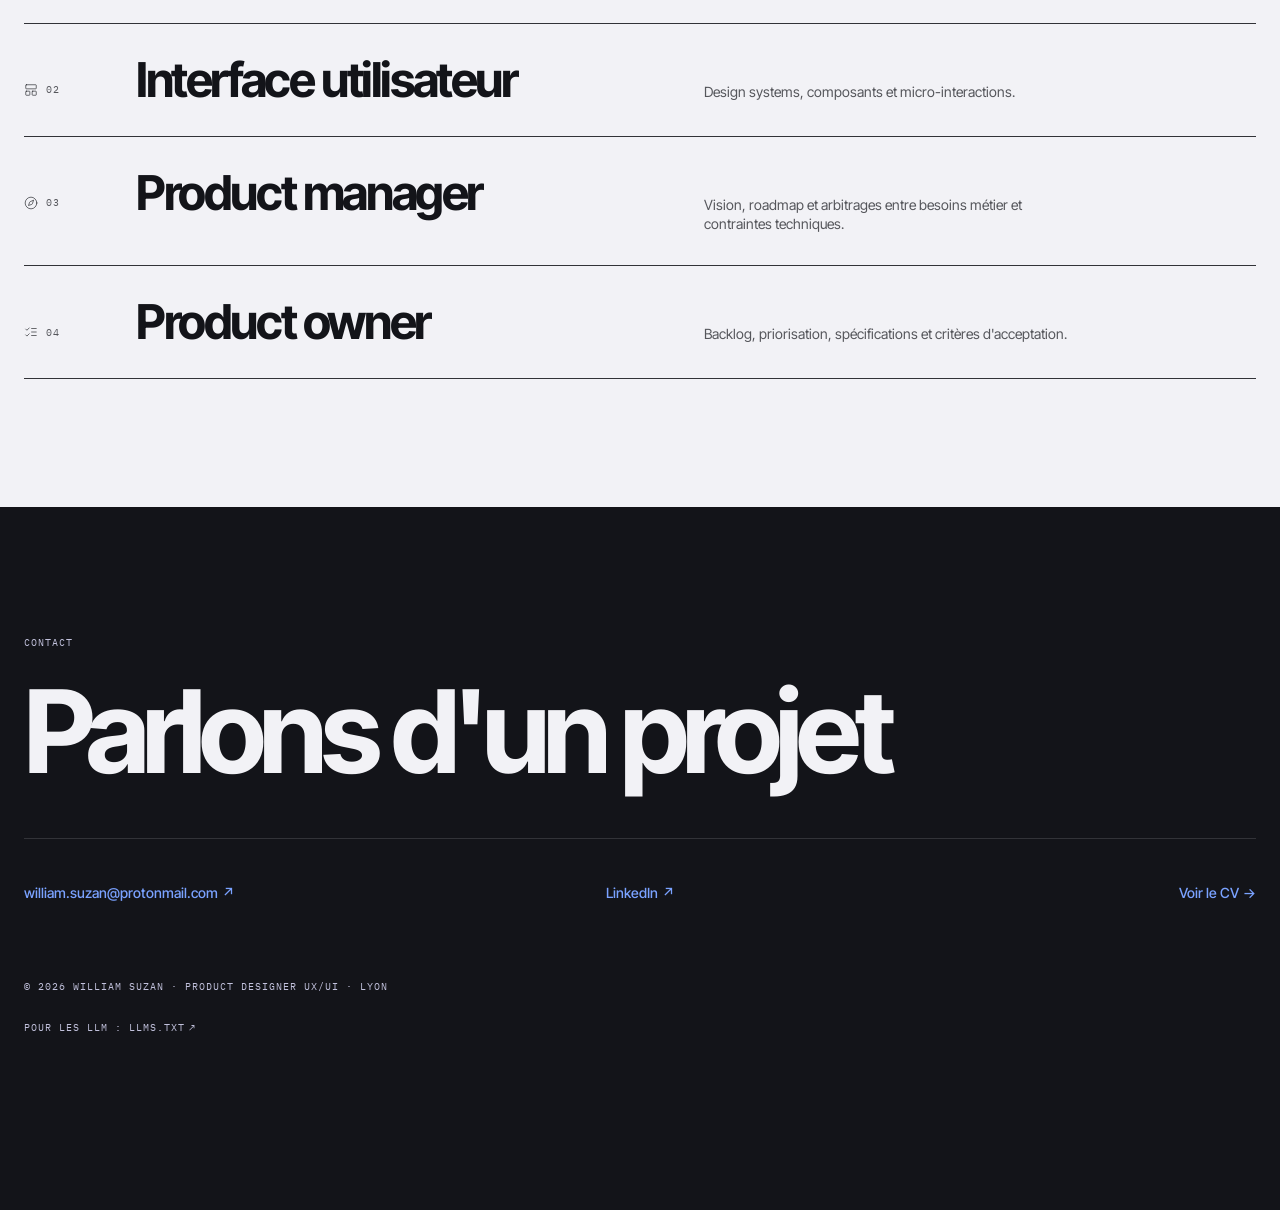
<file: portfolio.html>
<!DOCTYPE html>
<html lang="fr"><head>
<meta charset="UTF-8">
<meta name="viewport" content="width=device-width, initial-scale=1.0">
<title>William Suzan · Portfolio</title>
<meta name="description" content="Portfolio de William Suzan, Product Designer UX/UI : SaaS B2B, cybersécurité, mobile.">
<meta name="theme-color" content="#131419">
<link rel="alternate" type="text/markdown" href="https://wllmszn.github.io/llms.txt" title="Résumé pour les LLM">
<link rel="canonical" href="https://wllmszn.github.io/portfolio.html">

<!-- Partage social -->
<meta property="og:type" content="website">
<meta property="og:url" content="https://wllmszn.github.io/portfolio.html">
<meta property="og:title" content="William Suzan · Portfolio">
<meta property="og:description" content="Projets de William Suzan, Product Designer UX/UI : SaaS B2B, cybersécurité, mobile et design systems.">
<meta property="og:locale" content="fr_FR">
<meta property="og:image" content="https://wllmszn.github.io/assets/og-cover.jpg">
<meta property="og:image:width" content="1200">
<meta property="og:image:height" content="630">
<meta property="og:image:alt" content="Dashboard Artefact : alertes classées par criticité">
<meta name="twitter:card" content="summary_large_image">
<meta name="twitter:title" content="William Suzan · Portfolio">
<meta name="twitter:description" content="Projets de William Suzan, Product Designer UX/UI : SaaS B2B, cybersécurité, mobile et design systems.">
<meta name="twitter:image" content="https://wllmszn.github.io/assets/og-cover.jpg">

<link rel="icon" href="data:image/svg+xml,&lt;svg xmlns='http://www.w3.org/2000/svg' viewBox='0 0 100 100'&gt;&lt;rect width='100' height='100' rx='22' fill='%23131419'/&gt;&lt;text x='50' y='70' font-family='Georgia,serif' font-size='60' fill='%234C82FF' text-anchor='middle'&gt;W&lt;/text&gt;&lt;/svg&gt;">

<link rel="preconnect" href="https://fonts.googleapis.com">
<link rel="preconnect" href="https://fonts.gstatic.com" crossorigin="">
<link href="https://fonts.googleapis.com/css2?family=Inter+Tight:wght@400;500;600;700&amp;family=IBM+Plex+Mono:wght@400;500&amp;display=swap" rel="stylesheet">
<link rel="stylesheet" href="assets/site.css">
</head>
<body class="min-h-screen bg-base text-ink font-body antialiased" data-title-fr="William Suzan · Portfolio" data-title-en="William Suzan · Portfolio">
<a href="#main" class="sr-only focus:not-sr-only focus:absolute focus:left-4 focus:top-4 focus:z-50 rounded-ui bg-accent px-3 py-2 text-sm font-medium text-accent-ink" data-fr="Aller au contenu" data-en="Skip to content">Aller au contenu</a>

<header class="px-6 pt-6">
  <div class="mx-auto flex max-w-7xl items-center gap-4 font-display text-sm font-semibold tracking-tight">
    <a href="index.html" class="inline-flex min-h-11 shrink-0 items-center rounded-ui focus-visible:outline-none focus-visible:ring-2 focus-visible:ring-accent">William</a>
    <span class="h-px flex-1 bg-line" aria-hidden="true"></span>
    <span class="hidden shrink-0 font-mono text-[10px] font-normal uppercase tracking-widest text-muted sm:inline" data-fr="Portfolio" data-en="Portfolio">Portfolio</span>
    <span class="hidden h-px flex-1 bg-line sm:block" aria-hidden="true"></span>
    <span class="shrink-0">Suzan</span>
    <div role="group" aria-label="Langue" data-en-aria-label="Language" class="ml-4 flex shrink-0 items-center gap-1 font-mono text-[10px] font-normal uppercase tracking-widest"><button type="button" id="lang-fr" aria-label="Français" aria-pressed="true" class="inline-flex min-h-11 min-w-6 items-center justify-center text-muted hover:text-ink aria-pressed:text-ink focus-visible:outline-none focus-visible:ring-2 focus-visible:ring-accent">FR</button><span class="text-muted" aria-hidden="true">/</span><button type="button" id="lang-en" aria-label="English" aria-pressed="false" class="inline-flex min-h-11 min-w-6 items-center justify-center text-muted hover:text-ink aria-pressed:text-ink focus-visible:outline-none focus-visible:ring-2 focus-visible:ring-accent">EN</button></div>
  </div>
</header>

<main id="main">
  <section class="px-6 pb-24 pt-16 md:pt-24">
    <div class="mx-auto max-w-7xl">
      <div class="mb-10 grid grid-cols-3 font-mono text-[10px] uppercase tracking-widest text-muted">
        <p data-fr="Product Designer UX/UI" data-en="UX/UI Product Designer">Product Designer UX/UI</p>
        <p class="text-center" data-fr="Quatre projets" data-en="Four projects">Quatre projets</p>
        <p class="text-right" data-fr="2019 à 2026" data-en="2019 to 2026">2019 à 2026</p>
      </div>
      <h1 class="font-display text-5xl font-bold leading-none tracking-[-0.06em] sm:text-7xl md:text-[9vw]" data-fr="
        &lt;span class=&quot;block&quot;&gt;SaaS B2B,&lt;/span&gt;
        &lt;span class=&quot;block&quot;&gt;cybersécurité&lt;/span&gt;
        &lt;span class=&quot;block text-muted&quot;&gt;et mobile&lt;/span&gt;
      " data-en="
        &lt;span class=&quot;block&quot;&gt;B2B SaaS,&lt;/span&gt;
        &lt;span class=&quot;block&quot;&gt;cybersecurity&lt;/span&gt;
        &lt;span class=&quot;block text-muted&quot;&gt;and mobile&lt;/span&gt;
      ">
        <span class="block">SaaS B2B,</span>
        <span class="block">cybersécurité</span>
        <span class="block text-muted">et mobile</span>
      </h1>
      <div class="mt-12 grid gap-8 border-t border-line pt-8 md:grid-cols-[1fr_auto]">
        <p class="max-w-sm text-sm leading-snug text-muted" data-fr="Basé à Lyon, cofondateur d'Artefact. Quatre projets, du SaaS B2B au mobile : le premier a son case study complet, le détail des trois autres missions est sur LinkedIn." data-en="Based in Lyon, co-founder of Artefact. Four projects, from B2B SaaS to mobile: the first has a full case study, and details of the other three engagements are on LinkedIn.">Basé à Lyon, cofondateur d'Artefact. Quatre projets, du SaaS B2B au mobile : le premier a son case study complet, le détail des trois autres missions est sur LinkedIn.</p>
        <a href="#projets" class="inline-flex min-h-11 items-start gap-1 rounded-ui pt-0 text-sm font-medium text-accent focus-visible:outline-none focus-visible:ring-2 focus-visible:ring-accent" data-fr="Voir les projets &lt;span aria-hidden=&quot;true&quot;&gt;↓&lt;/span&gt;" data-en="See the projects &lt;span aria-hidden=&quot;true&quot;&gt;↓&lt;/span&gt;">Voir les projets <span aria-hidden="true">↓</span></a>
      </div>
    </div>
  </section>

  <section id="projets" class="bg-paper px-6 py-24 text-inverse md:py-32" aria-labelledby="artefact-titre">
    <div class="mx-auto max-w-7xl">
      <div class="mb-12 grid grid-cols-3 font-mono text-[10px] uppercase tracking-widest text-inverse/70">
        <p>01</p><p class="text-center" data-fr="SaaS B2B · Cybersécurité · Design system" data-en="B2B SaaS · Cybersecurity · Design system">SaaS B2B · Cybersécurité · Design system</p><p class="text-right" data-fr="Depuis 2023" data-en="Since 2023">Depuis 2023</p>
      </div>
      <div class="grid gap-12 md:grid-cols-[5fr_7fr] md:items-end">
        <div>
          <h2 id="artefact-titre" class="font-display text-5xl font-bold leading-none tracking-[-0.06em] md:text-8xl">Artefact</h2>
          <p class="mt-4 font-display text-2xl font-bold tracking-[-0.04em] text-inverse/70" data-fr="Rendre la cyber lisible" data-en="Making cyber readable">Rendre la cyber lisible</p>
          <p class="mt-6 max-w-sm text-sm leading-snug text-inverse/70" data-fr="Une plateforme d'investigation pour analystes SOC. Une session de test a produit 11 décisions produit tracées en tickets, dont la limite des guides d'investigation à 2 niveaux de questions au lieu de 18." data-en="An investigation platform for SOC analysts. One test session produced 11 product decisions traced to tickets, including capping investigation guides at 2 question levels instead of 18.">Une plateforme d'investigation pour analystes SOC. Une session de test a produit 11 décisions produit tracées en tickets, dont la limite des guides d'investigation à 2 niveaux de questions au lieu de 18.</p>
          <a href="artefact.html" class="mt-8 inline-flex min-h-11 items-center gap-1 rounded-ui bg-base px-3 py-1.5 text-sm font-medium text-accent focus-visible:outline-none focus-visible:ring-2 focus-visible:ring-inverse" data-fr="Lire le case study &lt;span aria-hidden=&quot;true&quot;&gt;→&lt;/span&gt;" data-en="Read the case study &lt;span aria-hidden=&quot;true&quot;&gt;→&lt;/span&gt;">Lire le case study <span aria-hidden="true">→</span></a>
        </div>
        <img src="assets/artefact-overview.webp" alt="Vue d'ensemble d'Artefact : la liste des alertes et le panneau de détail d'une investigation" width="1600" height="800" loading="lazy" class="w-full rounded-card border border-line h-auto" data-en-alt="Artefact overview: the alert list and an investigation's detail panel">
      </div>
    </div>
  </section>

  <section class="px-6 py-24 md:py-32" aria-labelledby="missions-titre">
    <div class="mx-auto max-w-7xl">
      <div class="mb-12 grid grid-cols-3 font-mono text-[10px] uppercase tracking-widest text-muted">
        <p data-fr="02 à 04" data-en="02 to 04">02 à 04</p><p class="text-center" data-fr="Missions" data-en="Engagements">Missions</p><p class="text-right" data-fr="Détail sur LinkedIn" data-en="Details on LinkedIn">Détail sur LinkedIn</p>
      </div>
      <h2 id="missions-titre" class="max-w-3xl font-display text-4xl font-bold leading-none tracking-[-0.06em] md:text-7xl" data-fr="Mobile, assurance et sites livrés" data-en="Mobile, insurance and shipped websites">Mobile, assurance et sites livrés</h2>
      <ul class="mt-16 grid border-t border-line md:grid-cols-3">
        <li class="border-b border-line py-10 md:border-b-0 md:pr-8">
          
          <img src="assets/rendu-tirelire.webp" alt="" width="1024" height="1024" loading="lazy" class="aspect-square h-auto w-full rounded-card object-cover">
          <p class="mt-8 font-mono text-[10px] uppercase tracking-widest text-muted" data-fr="02 · Mobile · Conception · Mai à juin 2026" data-en="02 · Mobile · Design · May to June 2026">02 · Mobile · Conception · Mai à juin 2026</p>
          <h3 class="mt-3 font-display text-2xl font-bold tracking-[-0.04em]">Phormian</h3>
          <p class="mt-1 text-sm font-semibold" data-fr="Du cashback au PER" data-en="From cashback to retirement savings">Du cashback au PER</p>
          <p class="mt-3 text-xs leading-snug text-muted" data-fr="Pour un grand assureur français, une app conçue de zéro : la conversion tient en 6 étapes, contre 10 à 12 dans les apps de cashback classiques." data-en="For a major French insurer, an app designed from scratch: conversion fits in 6 steps, versus 10 to 12 in typical cashback apps.">Pour un grand assureur français, une app conçue de zéro : la conversion tient en 6 étapes, contre 10 à 12 dans les apps de cashback classiques.</p>
        </li>
        <li class="border-b border-line py-10 md:border-b-0 md:border-l md:px-4">
          
          <img src="assets/rendu-trophee.webp" alt="" width="1024" height="1024" loading="lazy" class="aspect-square h-auto w-full rounded-card object-cover">
          <p class="mt-8 font-mono text-[10px] uppercase tracking-widest text-muted" data-fr="03 · Mobile · Gamification · 2024 à 2025" data-en="03 · Mobile · Gamification · 2024 to 2025">03 · Mobile · Gamification · 2024 à 2025</p>
          <h3 class="mt-3 font-display text-2xl font-bold tracking-[-0.04em]">ComAve</h3>
          <p class="mt-1 text-sm font-semibold" data-fr="Récompenser le fan" data-en="Rewarding the fan">Récompenser le fan</p>
          <p class="mt-3 text-xs leading-snug text-muted" data-fr="Une marketplace mobile gamifiée pour supporters de football : points, niveaux, récompenses et tirages. 35+ écrans haute fidélité et un design system repris par l'application sœur." data-en="A gamified mobile marketplace for football fans: points, levels, rewards and prize draws. 35+ high-fidelity screens and a design system adopted by the sister app.">Une marketplace mobile gamifiée pour supporters de football : points, niveaux, récompenses et tirages. 35+ écrans haute fidélité et un design system repris par l'application sœur.</p>
        </li>
        <li class="py-10 md:border-l md:pl-8">
          
          <img src="assets/rendu-navigateurs.webp" alt="" width="1024" height="1024" loading="lazy" class="aspect-square h-auto w-full rounded-card object-cover">
          <p class="mt-8 font-mono text-[10px] uppercase tracking-widest text-muted" data-fr="04 · Sites web · Identités · Depuis 2019" data-en="04 · Websites · Identities · Since 2019">04 · Sites web · Identités · Depuis 2019</p>
          <h3 class="mt-3 font-display text-2xl font-bold tracking-[-0.04em]" data-fr="Indépendant" data-en="Independent">Indépendant</h3>
          <p class="mt-1 text-sm font-semibold" data-fr="Plus de 10 sites livrés" data-en="More than 10 sites shipped">Plus de 10 sites livrés</p>
          <p class="mt-3 text-xs leading-snug text-muted" data-fr="Sites vitrines, e-commerce et identités visuelles complètes, du cadrage à la mise en ligne." data-en="Marketing sites, e-commerce and full visual identities, from scoping to launch.">Sites vitrines, e-commerce et identités visuelles complètes, du cadrage à la mise en ligne.</p>
        </li>
      </ul>
      <a href="https://www.linkedin.com/in/william-suzan/" class="mt-10 inline-flex min-h-11 items-center gap-1 rounded-ui text-sm font-medium text-accent focus-visible:outline-none focus-visible:ring-2 focus-visible:ring-accent" data-fr="Lire le détail des missions sur LinkedIn &lt;span aria-hidden=&quot;true&quot;&gt;↗&lt;/span&gt;" data-en="Read engagement details on LinkedIn &lt;span aria-hidden=&quot;true&quot;&gt;↗&lt;/span&gt;">Lire le détail des missions sur LinkedIn <span aria-hidden="true">↗</span></a>
    </div>
  </section>

  <section id="expertises" class="bg-paper px-6 py-24 text-inverse md:py-32" aria-labelledby="expertises-titre">
    <div class="mx-auto max-w-7xl">
      <div class="mb-12 grid grid-cols-3 font-mono text-[10px] uppercase tracking-widest text-inverse/70">
        <p data-fr="Expertises" data-en="Expertise">Expertises</p><p class="text-center" data-fr="Quatre rôles" data-en="Four roles">Quatre rôles</p><p class="text-right" data-fr="Selon les projets" data-en="Depending on the project">Selon les projets</p>
      </div>
      <h2 id="expertises-titre" class="max-w-4xl font-display text-4xl font-bold leading-none tracking-[-0.06em] md:text-7xl" data-fr="Quatre rôles que j'occupe selon les projets" data-en="Four roles I take on depending on the project">Quatre rôles que j'occupe selon les projets</h2>
      <ol class="mt-16 border-t border-line">
        <li class="grid gap-4 border-b border-line py-8 md:grid-cols-[6rem_1fr_1fr] md:items-baseline"><p class="font-mono text-[10px] uppercase tracking-widest text-inverse/70"><span class="inline-flex items-center gap-2"><svg class="size-3.5 shrink-0" aria-hidden="true" focusable="false" xmlns="http://www.w3.org/2000/svg" viewBox="0 0 24 24" fill="none" stroke="currentColor" stroke-width="1.5" stroke-linecap="round" stroke-linejoin="round"> <path d="M16 21v-2a4 4 0 0 0-4-4H6a4 4 0 0 0-4 4v2"></path> <circle cx="9" cy="7" r="4"></circle> <path d="M22 21v-2a4 4 0 0 0-3-3.87"></path> <path d="M16 3.13a4 4 0 0 1 0 7.75"></path> </svg><span>01</span></span></p><h3 class="font-display text-3xl font-bold tracking-[-0.05em] md:text-5xl" data-fr="Expérience utilisateur" data-en="User experience">Expérience utilisateur</h3><p class="max-w-sm text-sm leading-snug text-inverse/70" data-fr="Recherche, tests utilisateurs, parcours et personas." data-en="Research, user testing, journeys and personas.">Recherche, tests utilisateurs, parcours et personas.</p></li>
        <li class="grid gap-4 border-b border-line py-8 md:grid-cols-[6rem_1fr_1fr] md:items-baseline"><p class="font-mono text-[10px] uppercase tracking-widest text-inverse/70"><span class="inline-flex items-center gap-2"><svg class="size-3.5 shrink-0" aria-hidden="true" focusable="false" xmlns="http://www.w3.org/2000/svg" viewBox="0 0 24 24" fill="none" stroke="currentColor" stroke-width="1.5" stroke-linecap="round" stroke-linejoin="round"> <rect width="18" height="7" x="3" y="3" rx="1"></rect> <rect width="7" height="7" x="3" y="14" rx="1"></rect> <rect width="7" height="7" x="14" y="14" rx="1"></rect> </svg><span>02</span></span></p><h3 class="font-display text-3xl font-bold tracking-[-0.05em] md:text-5xl" data-fr="Interface utilisateur" data-en="User interface">Interface utilisateur</h3><p class="max-w-sm text-sm leading-snug text-inverse/70" data-fr="Design systems, composants et micro-interactions." data-en="Design systems, components and micro-interactions.">Design systems, composants et micro-interactions.</p></li>
        <li class="grid gap-4 border-b border-line py-8 md:grid-cols-[6rem_1fr_1fr] md:items-baseline"><p class="font-mono text-[10px] uppercase tracking-widest text-inverse/70"><span class="inline-flex items-center gap-2"><svg class="size-3.5 shrink-0" aria-hidden="true" focusable="false" xmlns="http://www.w3.org/2000/svg" viewBox="0 0 24 24" fill="none" stroke="currentColor" stroke-width="1.5" stroke-linecap="round" stroke-linejoin="round"> <path d="m16.24 7.76-1.804 5.411a2 2 0 0 1-1.265 1.265L7.76 16.24l1.804-5.411a2 2 0 0 1 1.265-1.265z"></path> <circle cx="12" cy="12" r="10"></circle> </svg><span>03</span></span></p><h3 class="font-display text-3xl font-bold tracking-[-0.05em] md:text-5xl" data-fr="Product manager" data-en="Product manager">Product manager</h3><p class="max-w-sm text-sm leading-snug text-inverse/70" data-fr="Vision, roadmap et arbitrages entre besoins métier et contraintes techniques." data-en="Vision, roadmap and trade-offs between business needs and technical constraints.">Vision, roadmap et arbitrages entre besoins métier et contraintes techniques.</p></li>
        <li class="grid gap-4 border-b border-line py-8 md:grid-cols-[6rem_1fr_1fr] md:items-baseline"><p class="font-mono text-[10px] uppercase tracking-widest text-inverse/70"><span class="inline-flex items-center gap-2"><svg class="size-3.5 shrink-0" aria-hidden="true" focusable="false" xmlns="http://www.w3.org/2000/svg" viewBox="0 0 24 24" fill="none" stroke="currentColor" stroke-width="1.5" stroke-linecap="round" stroke-linejoin="round"> <path d="m3 17 2 2 4-4"></path> <path d="m3 7 2 2 4-4"></path> <path d="M13 6h8"></path> <path d="M13 12h8"></path> <path d="M13 18h8"></path> </svg><span>04</span></span></p><h3 class="font-display text-3xl font-bold tracking-[-0.05em] md:text-5xl" data-fr="Product owner" data-en="Product owner">Product owner</h3><p class="max-w-sm text-sm leading-snug text-inverse/70" data-fr="Backlog, priorisation, spécifications et critères d'acceptation." data-en="Backlog, prioritisation, specifications and acceptance criteria.">Backlog, priorisation, spécifications et critères d'acceptation.</p></li>
      </ol>
    </div>
  </section>

  <section id="contact" class="px-6 pb-40 pt-24 md:pt-32" aria-labelledby="contact-titre">
    <div class="mx-auto max-w-7xl">
      <p class="mb-6 font-mono text-[10px] uppercase tracking-widest text-muted" data-fr="Contact" data-en="Contact">Contact</p>
      <h2 id="contact-titre" class="font-display text-6xl font-bold leading-none tracking-[-0.06em] md:text-[9vw]" data-fr="Parlons d'un projet" data-en="Let's talk about a project">Parlons d'un projet</h2>
      <div class="mt-12 grid gap-4 border-t border-line pt-8 text-sm font-medium md:grid-cols-3">
        <a href="mailto:william.suzan@protonmail.com" class="inline-flex min-h-11 items-center gap-1 break-all rounded-ui text-accent focus-visible:outline-none focus-visible:ring-2 focus-visible:ring-accent" data-fr="william.suzan@protonmail.com &lt;span aria-hidden=&quot;true&quot;&gt;↗&lt;/span&gt;" data-en="william.suzan@protonmail.com &lt;span aria-hidden=&quot;true&quot;&gt;↗&lt;/span&gt;">william.suzan@protonmail.com <span aria-hidden="true">↗</span></a>
        <a href="https://www.linkedin.com/in/william-suzan/" class="inline-flex min-h-11 items-center gap-1 rounded-ui text-accent focus-visible:outline-none focus-visible:ring-2 focus-visible:ring-accent md:justify-center" data-fr="LinkedIn &lt;span aria-hidden=&quot;true&quot;&gt;↗&lt;/span&gt;" data-en="LinkedIn &lt;span aria-hidden=&quot;true&quot;&gt;↗&lt;/span&gt;">LinkedIn <span aria-hidden="true">↗</span></a>
        <a href="index.html" class="inline-flex min-h-11 items-center gap-1 rounded-ui text-accent focus-visible:outline-none focus-visible:ring-2 focus-visible:ring-accent md:justify-end" data-fr="Voir le CV &lt;span aria-hidden=&quot;true&quot;&gt;→&lt;/span&gt;" data-en="View résumé &lt;span aria-hidden=&quot;true&quot;&gt;→&lt;/span&gt;">Voir le CV <span aria-hidden="true">→</span></a>
      </div>
      <p class="mt-16 font-mono text-[10px] uppercase tracking-widest text-muted" data-fr="© 2026 William Suzan · Product Designer UX/UI · Lyon" data-en="© 2026 William Suzan · UX/UI Product Designer · Lyon">© 2026 William Suzan · Product Designer UX/UI · Lyon</p>
      <p class="mt-3 font-mono text-[10px] uppercase tracking-widest text-muted"><a href="llms.txt" class="inline-flex min-h-11 items-center gap-1 rounded-ui hover:underline focus-visible:outline-none focus-visible:ring-2 focus-visible:ring-accent" data-fr="Pour les LLM : llms.txt &lt;span aria-hidden=&quot;true&quot;&gt;↗&lt;/span&gt;" data-en="For LLMs: llms.txt &lt;span aria-hidden=&quot;true&quot;&gt;↗&lt;/span&gt;">Pour les LLM : llms.txt <span aria-hidden="true">↗</span></a></p>
    </div>
  </section>
</main>

<nav aria-label="Sections" class="fixed inset-x-0 bottom-4 z-40 flex justify-center px-4" data-en-aria-label="Sections">
  <div class="flex items-center gap-1 rounded-ui border border-line bg-surface p-1.5 text-sm">
    <a href="#projets" class="hidden rounded-ui px-3 py-1.5 text-muted hover:text-ink focus-visible:outline-none focus-visible:ring-2 focus-visible:ring-accent sm:block" data-fr="Projets" data-en="Work">Projets</a>
    <a href="#expertises" class="hidden rounded-ui px-3 py-1.5 text-muted hover:text-ink focus-visible:outline-none focus-visible:ring-2 focus-visible:ring-accent sm:block" data-fr="Expertises" data-en="Expertise">Expertises</a>
    <a href="index.html" class="rounded-ui px-3 py-2.5 text-muted hover:text-ink focus-visible:outline-none focus-visible:ring-2 focus-visible:ring-accent sm:py-1.5" data-fr="CV" data-en="Résumé">CV</a>
    <a href="designer-augmente.html" class="hidden rounded-ui px-3 py-1.5 text-muted hover:text-ink focus-visible:outline-none focus-visible:ring-2 focus-visible:ring-accent lg:block" data-fr="Designer augmenté" data-en="Augmented designer">Designer augmenté</a>
    <a href="mailto:william.suzan@protonmail.com" class="inline-flex items-center gap-1 rounded-ui bg-accent px-3 py-2.5 font-medium text-accent-ink focus-visible:outline-none focus-visible:ring-2 focus-visible:ring-ink sm:py-1.5" data-fr="Écrire un e-mail &lt;span aria-hidden=&quot;true&quot;&gt;→&lt;/span&gt;" data-en="Send an email &lt;span aria-hidden=&quot;true&quot;&gt;→&lt;/span&gt;">Écrire un e-mail <span aria-hidden="true">→</span></a>
  </div>
</nav>
<script>
(function() {
  const btnFR = document.getElementById('lang-fr');
  const btnEN = document.getElementById('lang-en');

  // Les valeurs françaises des attributs sont mémorisées au premier passage.
  document.querySelectorAll('[data-en-alt]').forEach(el => el.setAttribute('data-fr-alt', el.getAttribute('alt')));
  document.querySelectorAll('[data-en-aria-label]').forEach(el => el.setAttribute('data-fr-aria-label', el.getAttribute('aria-label')));

  function setLang(lang) {
    document.querySelectorAll('[data-fr]').forEach(el => {
      // Garde-fou : un élément qui contient lui-même un [data-fr] détruirait
      // son enfant en réécrivant innerHTML. On laisse l'enfant se traduire seul.
      if (el.querySelector('[data-fr]')) return;
      el.innerHTML = el.getAttribute('data-' + lang);
    });
    document.querySelectorAll('[data-en-alt]').forEach(el => el.setAttribute('alt', el.getAttribute('data-' + lang + '-alt')));
    document.querySelectorAll('[data-en-aria-label]').forEach(el => el.setAttribute('aria-label', el.getAttribute('data-' + lang + '-aria-label')));
    document.title = document.body.getAttribute('data-title-' + lang);
    document.documentElement.lang = lang;
    // L'état actif est porté par aria-pressed, pas par la couleur seule (WCAG 1.4.1).
    btnFR.setAttribute('aria-pressed', String(lang === 'fr'));
    btnEN.setAttribute('aria-pressed', String(lang === 'en'));
    try { localStorage.setItem('ws-lang', lang); } catch (e) {}
  }

  btnFR.addEventListener('click', () => setLang('fr'));
  btnEN.addEventListener('click', () => setLang('en'));

  try {
    const saved = localStorage.getItem('ws-lang');
    if (saved === 'en' || saved === 'fr') setLang(saved);
  } catch (e) {}
})();
</script>


</body></html>
</file>
<file: assets/site.css>
*,:after,:before{--tw-border-spacing-x:0;--tw-border-spacing-y:0;--tw-translate-x:0;--tw-translate-y:0;--tw-rotate:0;--tw-skew-x:0;--tw-skew-y:0;--tw-scale-x:1;--tw-scale-y:1;--tw-pan-x: ;--tw-pan-y: ;--tw-pinch-zoom: ;--tw-scroll-snap-strictness:proximity;--tw-gradient-from-position: ;--tw-gradient-via-position: ;--tw-gradient-to-position: ;--tw-ordinal: ;--tw-slashed-zero: ;--tw-numeric-figure: ;--tw-numeric-spacing: ;--tw-numeric-fraction: ;--tw-ring-inset: ;--tw-ring-offset-width:0px;--tw-ring-offset-color:#fff;--tw-ring-color:rgba(59,130,246,.5);--tw-ring-offset-shadow:0 0 #0000;--tw-ring-shadow:0 0 #0000;--tw-shadow:0 0 #0000;--tw-shadow-colored:0 0 #0000;--tw-blur: ;--tw-brightness: ;--tw-contrast: ;--tw-grayscale: ;--tw-hue-rotate: ;--tw-invert: ;--tw-saturate: ;--tw-sepia: ;--tw-drop-shadow: ;--tw-backdrop-blur: ;--tw-backdrop-brightness: ;--tw-backdrop-contrast: ;--tw-backdrop-grayscale: ;--tw-backdrop-hue-rotate: ;--tw-backdrop-invert: ;--tw-backdrop-opacity: ;--tw-backdrop-saturate: ;--tw-backdrop-sepia: ;--tw-contain-size: ;--tw-contain-layout: ;--tw-contain-paint: ;--tw-contain-style: }::backdrop{--tw-border-spacing-x:0;--tw-border-spacing-y:0;--tw-translate-x:0;--tw-translate-y:0;--tw-rotate:0;--tw-skew-x:0;--tw-skew-y:0;--tw-scale-x:1;--tw-scale-y:1;--tw-pan-x: ;--tw-pan-y: ;--tw-pinch-zoom: ;--tw-scroll-snap-strictness:proximity;--tw-gradient-from-position: ;--tw-gradient-via-position: ;--tw-gradient-to-position: ;--tw-ordinal: ;--tw-slashed-zero: ;--tw-numeric-figure: ;--tw-numeric-spacing: ;--tw-numeric-fraction: ;--tw-ring-inset: ;--tw-ring-offset-width:0px;--tw-ring-offset-color:#fff;--tw-ring-color:rgba(59,130,246,.5);--tw-ring-offset-shadow:0 0 #0000;--tw-ring-shadow:0 0 #0000;--tw-shadow:0 0 #0000;--tw-shadow-colored:0 0 #0000;--tw-blur: ;--tw-brightness: ;--tw-contrast: ;--tw-grayscale: ;--tw-hue-rotate: ;--tw-invert: ;--tw-saturate: ;--tw-sepia: ;--tw-drop-shadow: ;--tw-backdrop-blur: ;--tw-backdrop-brightness: ;--tw-backdrop-contrast: ;--tw-backdrop-grayscale: ;--tw-backdrop-hue-rotate: ;--tw-backdrop-invert: ;--tw-backdrop-opacity: ;--tw-backdrop-saturate: ;--tw-backdrop-sepia: ;--tw-contain-size: ;--tw-contain-layout: ;--tw-contain-paint: ;--tw-contain-style: }/*! tailwindcss v3.4.17 | MIT License | https://tailwindcss.com*/*,:after,:before{box-sizing:border-box;border:0 solid #e5e7eb}:after,:before{--tw-content:""}:host,html{line-height:1.5;-webkit-text-size-adjust:100%;-moz-tab-size:4;-o-tab-size:4;tab-size:4;font-family:ui-sans-serif,system-ui,sans-serif,Apple Color Emoji,Segoe UI Emoji,Segoe UI Symbol,Noto Color Emoji;font-feature-settings:normal;font-variation-settings:normal;-webkit-tap-highlight-color:transparent}body{margin:0;line-height:inherit}hr{height:0;color:inherit;border-top-width:1px}abbr:where([title]){-webkit-text-decoration:underline dotted;text-decoration:underline dotted}h1,h2,h3,h4,h5,h6{font-size:inherit;font-weight:inherit}a{color:inherit;text-decoration:inherit}b,strong{font-weight:bolder}code,kbd,pre,samp{font-family:IBM Plex Mono,ui-monospace,monospace;font-feature-settings:normal;font-variation-settings:normal;font-size:1em}small{font-size:80%}sub,sup{font-size:75%;line-height:0;position:relative;vertical-align:baseline}sub{bottom:-.25em}sup{top:-.5em}table{text-indent:0;border-color:inherit;border-collapse:collapse}button,input,optgroup,select,textarea{font-family:inherit;font-feature-settings:inherit;font-variation-settings:inherit;font-size:100%;font-weight:inherit;line-height:inherit;letter-spacing:inherit;color:inherit;margin:0;padding:0}button,select{text-transform:none}button,input:where([type=button]),input:where([type=reset]),input:where([type=submit]){-webkit-appearance:button;background-color:transparent;background-image:none}:-moz-focusring{outline:auto}:-moz-ui-invalid{box-shadow:none}progress{vertical-align:baseline}::-webkit-inner-spin-button,::-webkit-outer-spin-button{height:auto}[type=search]{-webkit-appearance:textfield;outline-offset:-2px}::-webkit-search-decoration{-webkit-appearance:none}::-webkit-file-upload-button{-webkit-appearance:button;font:inherit}summary{display:list-item}blockquote,dd,dl,figure,h1,h2,h3,h4,h5,h6,hr,p,pre{margin:0}fieldset{margin:0}fieldset,legend{padding:0}menu,ol,ul{list-style:none;margin:0;padding:0}dialog{padding:0}textarea{resize:vertical}input::-moz-placeholder,textarea::-moz-placeholder{opacity:1;color:#9ca3af}input::placeholder,textarea::placeholder{opacity:1;color:#9ca3af}[role=button],button{cursor:pointer}:disabled{cursor:default}audio,canvas,embed,iframe,img,object,svg,video{display:block;vertical-align:middle}img,video{max-width:100%;height:auto}[hidden]:where(:not([hidden=until-found])){display:none}:root{color-scheme:dark}h1,h2,h3{font-family:Inter Tight,ui-sans-serif,system-ui,sans-serif;font-weight:700;letter-spacing:-.06em;line-height:1.02}.sr-only{position:absolute;width:1px;height:1px;padding:0;margin:-1px;overflow:hidden;clip:rect(0,0,0,0);white-space:nowrap;border-width:0}.visible{visibility:visible}.invisible{visibility:hidden}.fixed{position:fixed}.absolute{position:absolute}.relative{position:relative}.inset-x-0{left:0;right:0}.bottom-4{bottom:1rem}.right-0{right:0}.top-0{top:0}.z-40{z-index:40}.mx-auto{margin-left:auto;margin-right:auto}.mb-10{margin-bottom:2.5rem}.mb-12{margin-bottom:3rem}.mb-4{margin-bottom:1rem}.mb-6{margin-bottom:1.5rem}.mb-8{margin-bottom:2rem}.ml-2{margin-left:.5rem}.ml-4{margin-left:1rem}.mt-1{margin-top:.25rem}.mt-10{margin-top:2.5rem}.mt-12{margin-top:3rem}.mt-16{margin-top:4rem}.mt-2{margin-top:.5rem}.mt-3{margin-top:.75rem}.mt-4{margin-top:1rem}.mt-6{margin-top:1.5rem}.mt-8{margin-top:2rem}.block{display:block}.flex{display:flex}.inline-flex{display:inline-flex}.table{display:table}.grid{display:grid}.hidden{display:none}.aspect-square{aspect-ratio:1/1}.size-3{width:.75rem;height:.75rem}.size-3\.5{width:.875rem;height:.875rem}.size-4{width:1rem;height:1rem}.h-auto{height:auto}.h-px{height:1px}.min-h-11{min-height:2.75rem}.min-h-screen{min-height:100vh}.w-\[min\(22vw\2c 20rem\)\]{width:min(22vw,20rem)}.w-full{width:100%}.min-w-6{min-width:1.5rem}.min-w-\[28rem\]{min-width:28rem}.min-w-\[36rem\]{min-width:36rem}.max-w-2xl{max-width:42rem}.max-w-3xl{max-width:48rem}.max-w-4xl{max-width:56rem}.max-w-5xl{max-width:64rem}.max-w-7xl{max-width:80rem}.max-w-md{max-width:28rem}.max-w-sm{max-width:24rem}.max-w-xs{max-width:20rem}.flex-1{flex:1 1 0%}.shrink-0{flex-shrink:0}.grid-cols-2{grid-template-columns:repeat(2,minmax(0,1fr))}.grid-cols-3{grid-template-columns:repeat(3,minmax(0,1fr))}.grid-cols-\[3rem_1fr_auto\]{grid-template-columns:3rem 1fr auto}.grid-cols-\[4rem_1fr\]{grid-template-columns:4rem 1fr}.grid-cols-\[6rem_1fr\]{grid-template-columns:6rem 1fr}.flex-wrap{flex-wrap:wrap}.items-start{align-items:flex-start}.items-center{align-items:center}.items-baseline{align-items:baseline}.justify-center{justify-content:center}.justify-between{justify-content:space-between}.gap-1{gap:.25rem}.gap-10{gap:2.5rem}.gap-12{gap:3rem}.gap-16{gap:4rem}.gap-2{gap:.5rem}.gap-3{gap:.75rem}.gap-4{gap:1rem}.gap-6{gap:1.5rem}.gap-8{gap:2rem}.gap-px{gap:1px}.gap-x-6{-moz-column-gap:1.5rem;column-gap:1.5rem}.gap-y-6{row-gap:1.5rem}.space-y-2>:not([hidden])~:not([hidden]){--tw-space-y-reverse:0;margin-top:calc(.5rem*(1 - var(--tw-space-y-reverse)));margin-bottom:calc(.5rem*var(--tw-space-y-reverse))}.space-y-3>:not([hidden])~:not([hidden]){--tw-space-y-reverse:0;margin-top:calc(.75rem*(1 - var(--tw-space-y-reverse)));margin-bottom:calc(.75rem*var(--tw-space-y-reverse))}.self-start{align-self:flex-start}.self-end{align-self:flex-end}.overflow-hidden{overflow:hidden}.overflow-x-auto{overflow-x:auto}.whitespace-nowrap{white-space:nowrap}.break-all{word-break:break-all}.rounded{border-radius:.25rem}.rounded-card{border-radius:30px}.rounded-ui{border-radius:6px}.border{border-width:1px}.border-y{border-top-width:1px}.border-b,.border-y{border-bottom-width:1px}.border-l{border-left-width:1px}.border-t{border-top-width:1px}.border-danger{--tw-border-opacity:1;border-color:rgb(239 114 112/var(--tw-border-opacity,1))}.border-line{--tw-border-opacity:1;border-color:rgb(50 51 56/var(--tw-border-opacity,1))}.bg-accent{--tw-bg-opacity:1;background-color:rgb(76 130 255/var(--tw-bg-opacity,1))}.bg-accent\/10{background-color:rgba(76,130,255,.1)}.bg-base{--tw-bg-opacity:1;background-color:rgb(19 20 25/var(--tw-bg-opacity,1))}.bg-danger\/15{background-color:hsla(1,80%,69%,.15)}.bg-line{--tw-bg-opacity:1;background-color:rgb(50 51 56/var(--tw-bg-opacity,1))}.bg-paper{--tw-bg-opacity:1;background-color:rgb(242 242 246/var(--tw-bg-opacity,1))}.bg-success\/15{background-color:rgba(76,195,138,.15)}.bg-surface{--tw-bg-opacity:1;background-color:rgb(31 32 37/var(--tw-bg-opacity,1))}.bg-warning\/15{background-color:rgba(232,197,71,.15)}.object-cover{-o-object-fit:cover;object-fit:cover}.p-1\.5{padding:.375rem}.p-4{padding:1rem}.p-5{padding:1.25rem}.p-6{padding:1.5rem}.px-2{padding-left:.5rem;padding-right:.5rem}.px-3{padding-left:.75rem;padding-right:.75rem}.px-4{padding-left:1rem;padding-right:1rem}.px-6{padding-left:1.5rem;padding-right:1.5rem}.py-0\.5{padding-top:.125rem;padding-bottom:.125rem}.py-1{padding-top:.25rem;padding-bottom:.25rem}.py-1\.5{padding-top:.375rem;padding-bottom:.375rem}.py-10{padding-top:2.5rem;padding-bottom:2.5rem}.py-2{padding-top:.5rem;padding-bottom:.5rem}.py-2\.5{padding-top:.625rem;padding-bottom:.625rem}.py-24{padding-top:6rem;padding-bottom:6rem}.py-3{padding-top:.75rem;padding-bottom:.75rem}.py-4{padding-top:1rem;padding-bottom:1rem}.py-5{padding-top:1.25rem;padding-bottom:1.25rem}.py-6{padding-top:1.5rem;padding-bottom:1.5rem}.py-8{padding-top:2rem;padding-bottom:2rem}.pb-16{padding-bottom:4rem}.pb-20{padding-bottom:5rem}.pb-24{padding-bottom:6rem}.pb-40{padding-bottom:10rem}.pl-4{padding-left:1rem}.pl-6{padding-left:1.5rem}.pr-4{padding-right:1rem}.pr-6{padding-right:1.5rem}.pr-8{padding-right:2rem}.pt-0{padding-top:0}.pt-10{padding-top:2.5rem}.pt-16{padding-top:4rem}.pt-24{padding-top:6rem}.pt-6{padding-top:1.5rem}.pt-8{padding-top:2rem}.text-left{text-align:left}.text-center{text-align:center}.text-right{text-align:right}.align-top{vertical-align:top}.font-body,.font-display{font-family:Inter Tight,ui-sans-serif,system-ui,sans-serif}.font-mono{font-family:IBM Plex Mono,ui-monospace,monospace}.text-2xl{font-size:1.5rem;line-height:2rem}.text-3xl{font-size:1.875rem;line-height:2.25rem}.text-4xl{font-size:2.25rem;line-height:2.5rem}.text-5xl{font-size:3rem;line-height:1}.text-6xl{font-size:3.75rem;line-height:1}.text-\[10px\]{font-size:10px}.text-sm{font-size:.875rem;line-height:1.25rem}.text-xs{font-size:.75rem;line-height:1rem}.font-bold{font-weight:700}.font-medium{font-weight:500}.font-normal{font-weight:400}.font-semibold{font-weight:600}.uppercase{text-transform:uppercase}.tabular-nums{--tw-numeric-spacing:tabular-nums;font-variant-numeric:var(--tw-ordinal) var(--tw-slashed-zero) var(--tw-numeric-figure) var(--tw-numeric-spacing) var(--tw-numeric-fraction)}.leading-none{line-height:1}.leading-snug{line-height:1.375}.leading-tight{line-height:1.25}.tracking-\[-0\.04em\]{letter-spacing:-.04em}.tracking-\[-0\.05em\]{letter-spacing:-.05em}.tracking-\[-0\.06em\]{letter-spacing:-.06em}.tracking-tight{letter-spacing:-.025em}.tracking-widest{letter-spacing:.1em}.text-accent{--tw-text-opacity:1;color:rgb(122 162 255/var(--tw-text-opacity,1))}.text-accent-ink{--tw-text-opacity:1;color:rgb(19 20 25/var(--tw-text-opacity,1))}.text-danger{--tw-text-opacity:1;color:rgb(239 114 112/var(--tw-text-opacity,1))}.text-ink{--tw-text-opacity:1;color:rgb(242 242 246/var(--tw-text-opacity,1))}.text-inverse{--tw-text-opacity:1;color:rgb(19 20 25/var(--tw-text-opacity,1))}.text-inverse\/70{color:rgba(19,20,25,.7)}.text-muted{--tw-text-opacity:1;color:rgb(194 194 221/var(--tw-text-opacity,1))}.text-success{--tw-text-opacity:1;color:rgb(76 195 138/var(--tw-text-opacity,1))}.text-warning{--tw-text-opacity:1;color:rgb(232 197 71/var(--tw-text-opacity,1))}.antialiased{-webkit-font-smoothing:antialiased;-moz-osx-font-smoothing:grayscale}.hover\:text-accent:hover{--tw-text-opacity:1;color:rgb(122 162 255/var(--tw-text-opacity,1))}.hover\:text-ink:hover{--tw-text-opacity:1;color:rgb(242 242 246/var(--tw-text-opacity,1))}.hover\:underline:hover{text-decoration-line:underline}.focus\:not-sr-only:focus{position:static;width:auto;height:auto;padding:0;margin:0;overflow:visible;clip:auto;white-space:normal}.focus\:absolute:focus{position:absolute}.focus\:left-4:focus{left:1rem}.focus\:top-4:focus{top:1rem}.focus\:z-50:focus{z-index:50}.focus-visible\:outline-none:focus-visible{outline:2px solid transparent;outline-offset:2px}.focus-visible\:ring-2:focus-visible{--tw-ring-offset-shadow:var(--tw-ring-inset) 0 0 0 var(--tw-ring-offset-width) var(--tw-ring-offset-color);--tw-ring-shadow:var(--tw-ring-inset) 0 0 0 calc(2px + var(--tw-ring-offset-width)) var(--tw-ring-color);box-shadow:var(--tw-ring-offset-shadow),var(--tw-ring-shadow),var(--tw-shadow,0 0 #0000)}.focus-visible\:ring-accent:focus-visible{--tw-ring-opacity:1;--tw-ring-color:rgb(76 130 255/var(--tw-ring-opacity,1))}.focus-visible\:ring-ink:focus-visible{--tw-ring-opacity:1;--tw-ring-color:rgb(242 242 246/var(--tw-ring-opacity,1))}.focus-visible\:ring-inverse:focus-visible{--tw-ring-opacity:1;--tw-ring-color:rgb(19 20 25/var(--tw-ring-opacity,1))}.aria-pressed\:text-ink[aria-pressed=true]{--tw-text-opacity:1;color:rgb(242 242 246/var(--tw-text-opacity,1))}@media (min-width:640px){.sm\:col-span-2{grid-column:span 2/span 2}.sm\:block{display:block}.sm\:inline{display:inline}.sm\:grid-cols-2{grid-template-columns:repeat(2,minmax(0,1fr))}.sm\:grid-cols-3{grid-template-columns:repeat(3,minmax(0,1fr))}.sm\:py-1\.5{padding-top:.375rem;padding-bottom:.375rem}.sm\:text-7xl{font-size:4.5rem;line-height:1}}@media (min-width:768px){.md\:block{display:block}.md\:grid-cols-2{grid-template-columns:repeat(2,minmax(0,1fr))}.md\:grid-cols-3{grid-template-columns:repeat(3,minmax(0,1fr))}.md\:grid-cols-4{grid-template-columns:repeat(4,minmax(0,1fr))}.md\:grid-cols-\[10rem_1fr\]{grid-template-columns:10rem 1fr}.md\:grid-cols-\[10rem_1fr_1fr\]{grid-template-columns:10rem 1fr 1fr}.md\:grid-cols-\[1fr_1fr\]{grid-template-columns:1fr 1fr}.md\:grid-cols-\[1fr_2fr\]{grid-template-columns:1fr 2fr}.md\:grid-cols-\[1fr_auto\]{grid-template-columns:1fr auto}.md\:grid-cols-\[1fr_auto_1fr_auto_1fr_auto_1\.4fr\]{grid-template-columns:1fr auto 1fr auto 1fr auto 1.4fr}.md\:grid-cols-\[5fr_7fr\]{grid-template-columns:5fr 7fr}.md\:grid-cols-\[6rem_1fr_1fr\]{grid-template-columns:6rem 1fr 1fr}.md\:grid-cols-\[7fr_5fr\]{grid-template-columns:7fr 5fr}.md\:items-end{align-items:flex-end}.md\:items-center{align-items:center}.md\:items-baseline{align-items:baseline}.md\:justify-end{justify-content:flex-end}.md\:justify-center{justify-content:center}.md\:border-b-0{border-bottom-width:0}.md\:border-l{border-left-width:1px}.md\:border-t-0{border-top-width:0}.md\:px-4{padding-left:1rem;padding-right:1rem}.md\:px-8{padding-left:2rem;padding-right:2rem}.md\:py-1\.5{padding-top:.375rem;padding-bottom:.375rem}.md\:py-32{padding-top:8rem;padding-bottom:8rem}.md\:pl-10{padding-left:2.5rem}.md\:pl-6{padding-left:1.5rem}.md\:pl-8{padding-left:2rem}.md\:pr-10{padding-right:2.5rem}.md\:pr-8{padding-right:2rem}.md\:pt-24{padding-top:6rem}.md\:pt-32{padding-top:8rem}.md\:text-3xl{font-size:1.875rem;line-height:2.25rem}.md\:text-4xl{font-size:2.25rem;line-height:2.5rem}.md\:text-5xl{font-size:3rem;line-height:1}.md\:text-6xl{font-size:3.75rem;line-height:1}.md\:text-7xl{font-size:4.5rem;line-height:1}.md\:text-8xl{font-size:6rem;line-height:1}.md\:text-\[8vw\]{font-size:8vw}.md\:text-\[9vw\]{font-size:9vw}.md\:text-\[min\(9vw\2c 8rem\)\]{font-size:min(9vw,8rem)}}@media (min-width:1024px){.lg\:col-span-4{grid-column:span 4/span 4}.lg\:block{display:block}.lg\:grid-cols-4{grid-template-columns:repeat(4,minmax(0,1fr))}}
</file>
